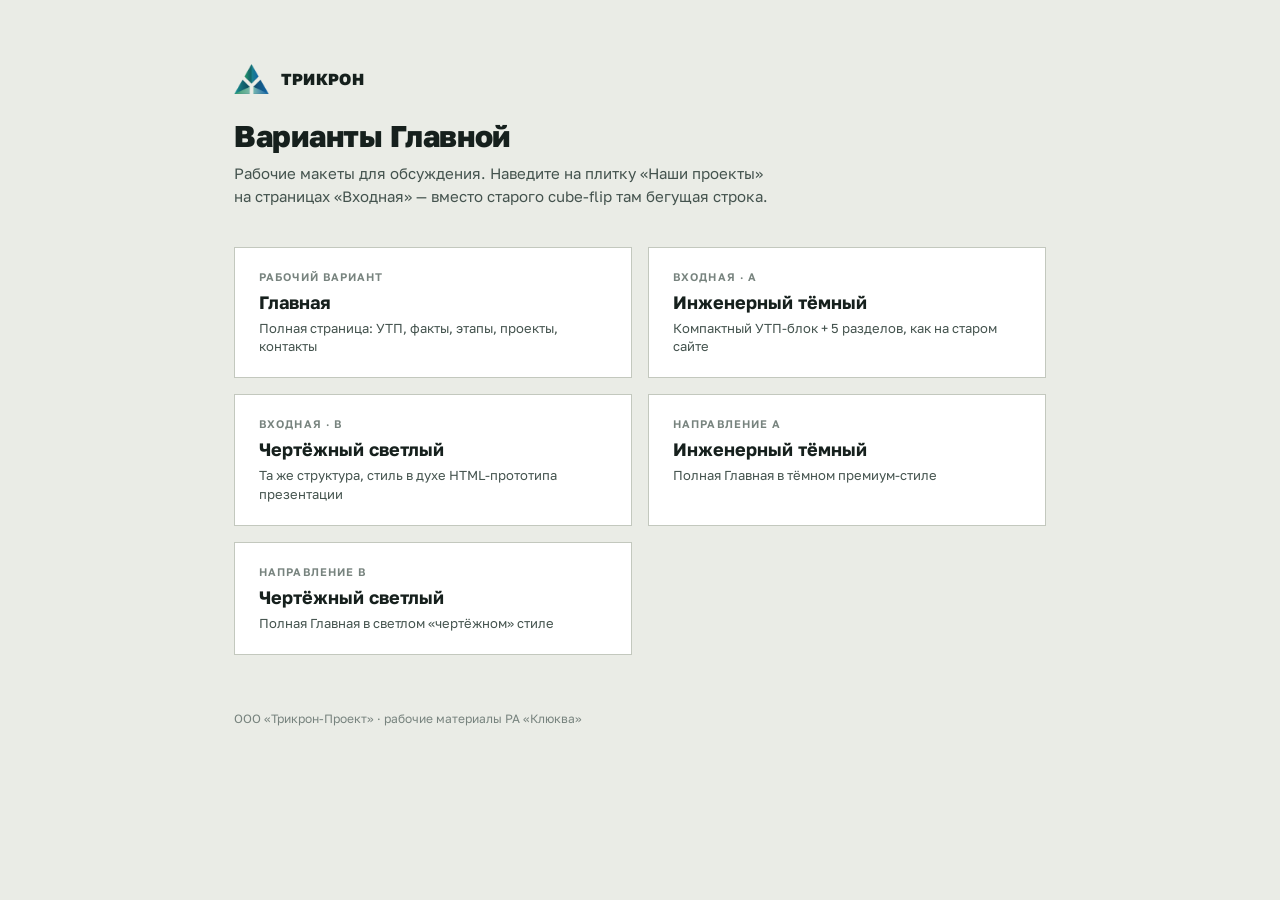
<file: index.html>
<!doctype html>
<html lang="ru">
<head>
<meta charset="utf-8">
<meta name="viewport" content="width=device-width, initial-scale=1">
<title>Трикрон — варианты Главной</title>
<link rel="preconnect" href="https://fonts.googleapis.com">
<link rel="preconnect" href="https://fonts.gstatic.com" crossorigin>
<link href="https://fonts.googleapis.com/css2?family=Golos+Text:wght@400;500;600;700;800&display=swap" rel="stylesheet">
<style>
  *{box-sizing:border-box}
  body{margin:0;font-family:"Golos Text",system-ui,sans-serif;background:#EAECE6;color:#16201D}
  .wrap{max-width:860px;margin:0 auto;padding:64px 24px 80px}
  header{display:flex;align-items:center;gap:12px;margin-bottom:8px}
  img.mark{height:30px}
  h1{font-size:30px;font-weight:800;letter-spacing:-.01em;margin:24px 0 8px}
  p.lead{font-size:15px;color:#44534E;max-width:60ch;line-height:1.5;margin:0 0 40px}
  .grid{display:grid;grid-template-columns:1fr 1fr;gap:16px}
  a.card{display:block;background:#fff;border:1px solid #C3C8BE;padding:22px 24px;text-decoration:none;color:#16201D}
  a.card:hover{border-color:#1B4B8F}
  .card .k{font-size:11px;letter-spacing:.1em;text-transform:uppercase;color:#77837E;font-weight:600}
  .card .t{font-size:18px;font-weight:700;margin-top:8px}
  .card .d{font-size:13px;color:#44534E;margin-top:6px;line-height:1.4}
  footer{margin-top:56px;font-size:12px;color:#77837E}
</style>
</head>
<body>
<div class="wrap">
  <header>
    <img class="mark" src="mark_trikron.png" alt="Трикрон">
    <span style="font-weight:800;font-size:16px;letter-spacing:.02em">ТРИКРОН</span>
  </header>
  <h1>Варианты Главной</h1>
  <p class="lead">Рабочие макеты для обсуждения. Наведите на плитку «Наши проекты» на страницах «Входная» — вместо старого cube-flip там бегущая строка.</p>
  <div class="grid">
    <a class="card" href="main.html">
      <div class="k">Рабочий вариант</div>
      <div class="t">Главная</div>
      <div class="d">Полная страница: УТП, факты, этапы, проекты, контакты</div>
    </a>
    <a class="card" href="entry-a.html">
      <div class="k">Входная · A</div>
      <div class="t">Инженерный тёмный</div>
      <div class="d">Компактный УТП-блок + 5 разделов, как на старом сайте</div>
    </a>
    <a class="card" href="entry-b.html">
      <div class="k">Входная · B</div>
      <div class="t">Чертёжный светлый</div>
      <div class="d">Та же структура, стиль в духе HTML-прототипа презентации</div>
    </a>
    <a class="card" href="direction-a.html">
      <div class="k">Направление A</div>
      <div class="t">Инженерный тёмный</div>
      <div class="d">Полная Главная в тёмном премиум-стиле</div>
    </a>
    <a class="card" href="direction-b.html">
      <div class="k">Направление B</div>
      <div class="t">Чертёжный светлый</div>
      <div class="d">Полная Главная в светлом «чертёжном» стиле</div>
    </a>
  </div>
  <footer>ООО «Трикрон-Проект» · рабочие материалы РА «Клюква»</footer>
</div>
</body>
</html>
</file>
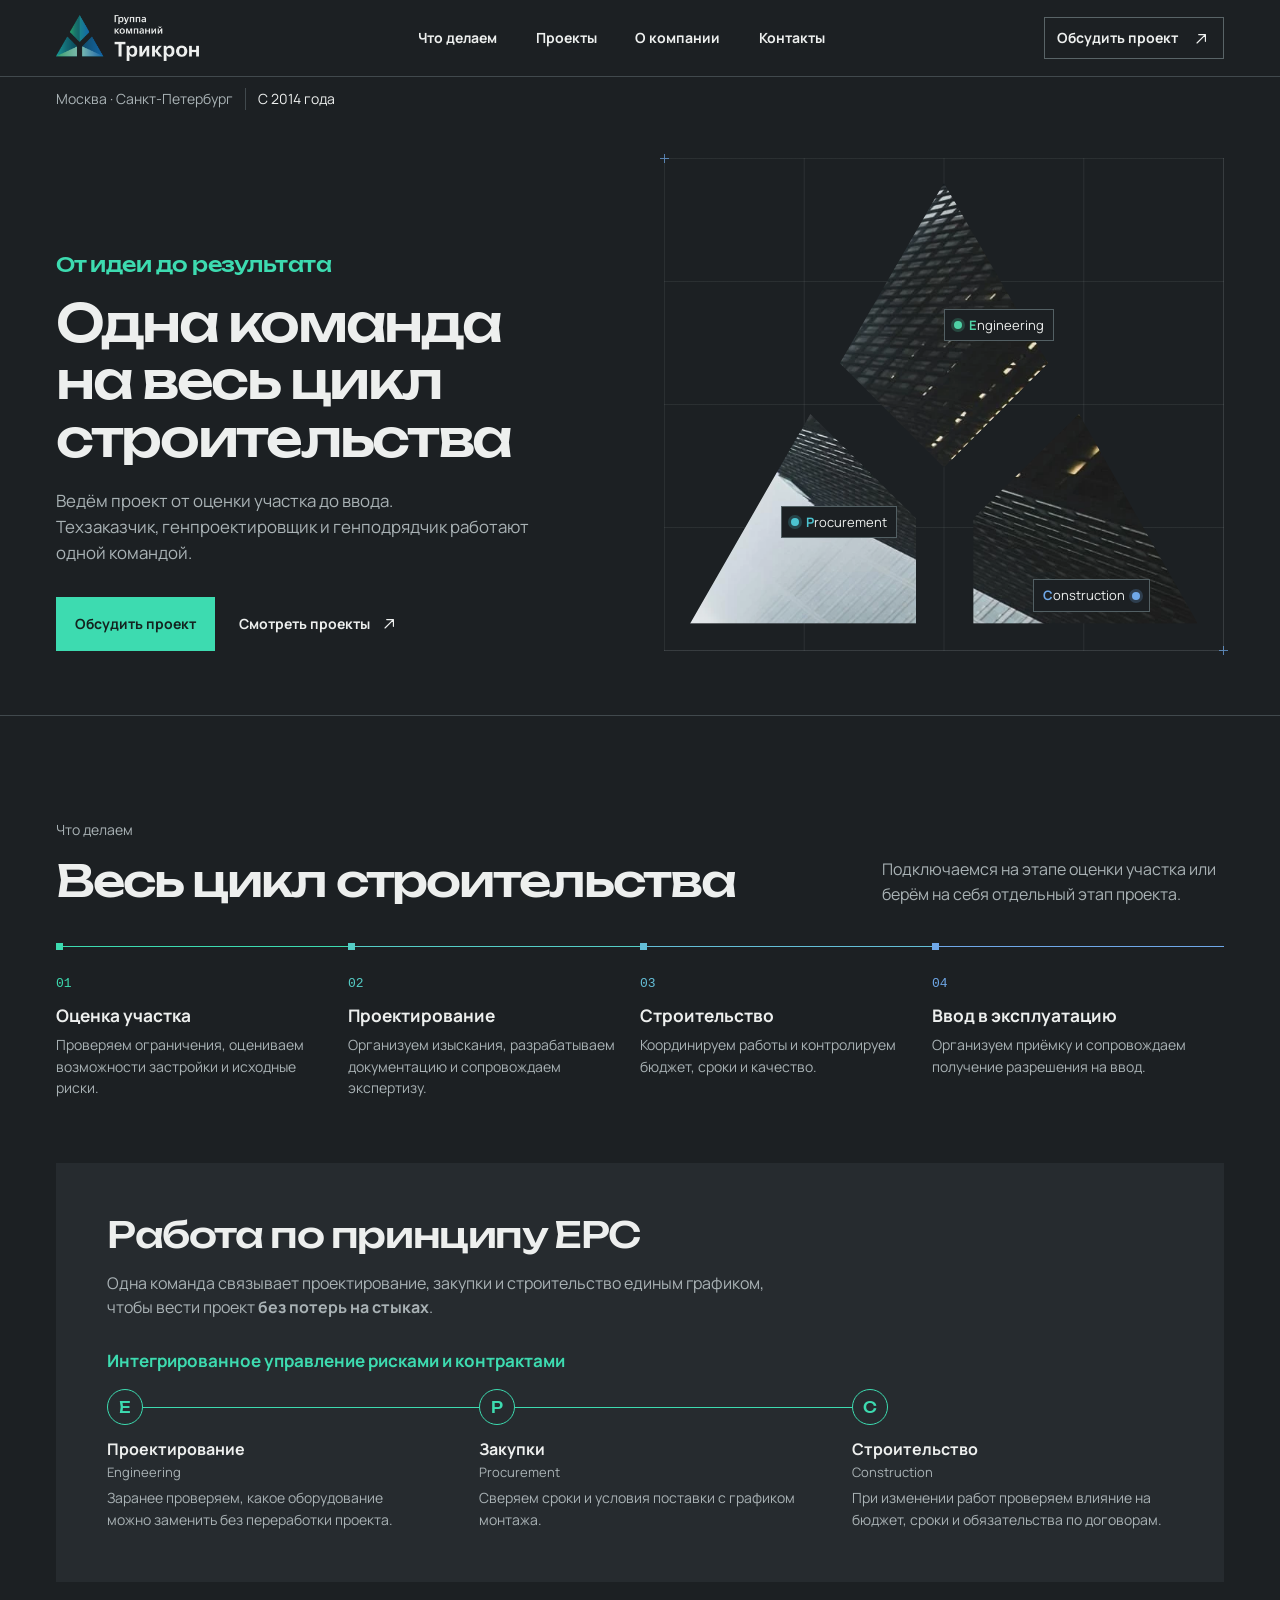
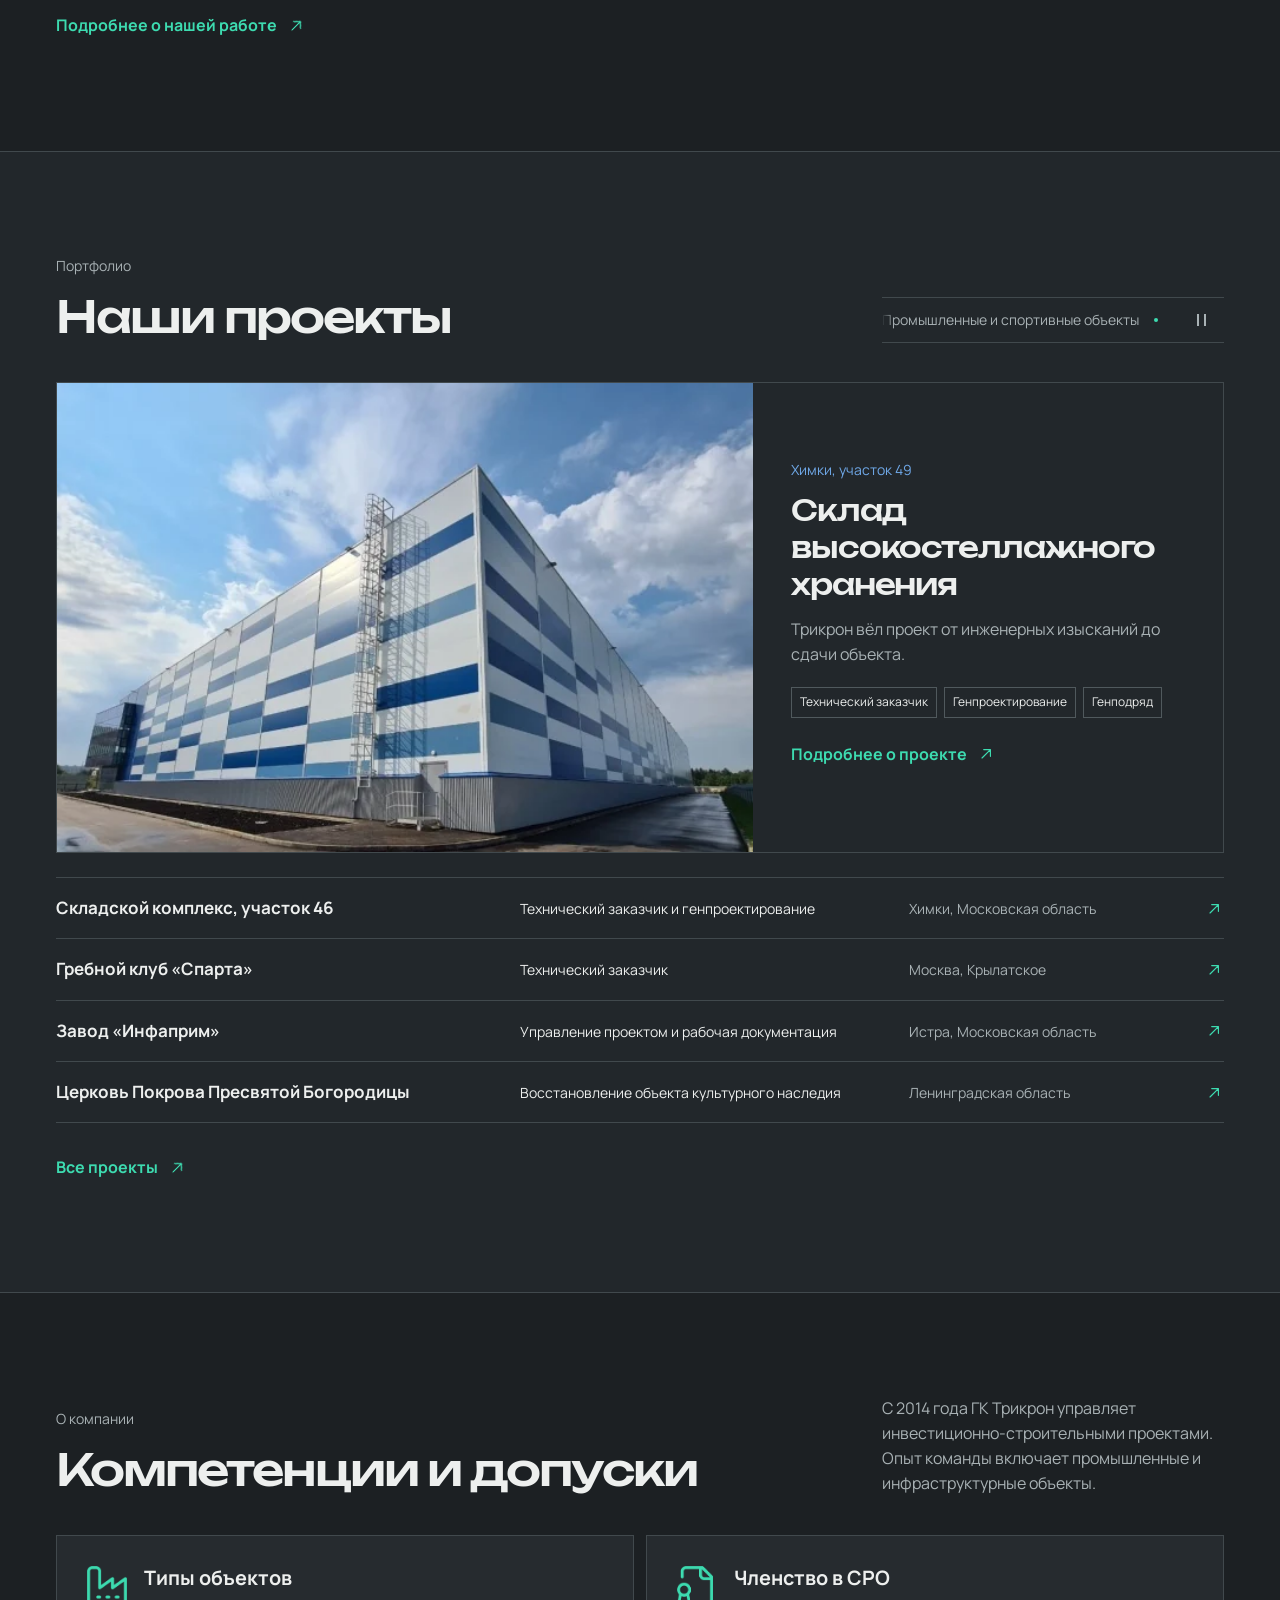
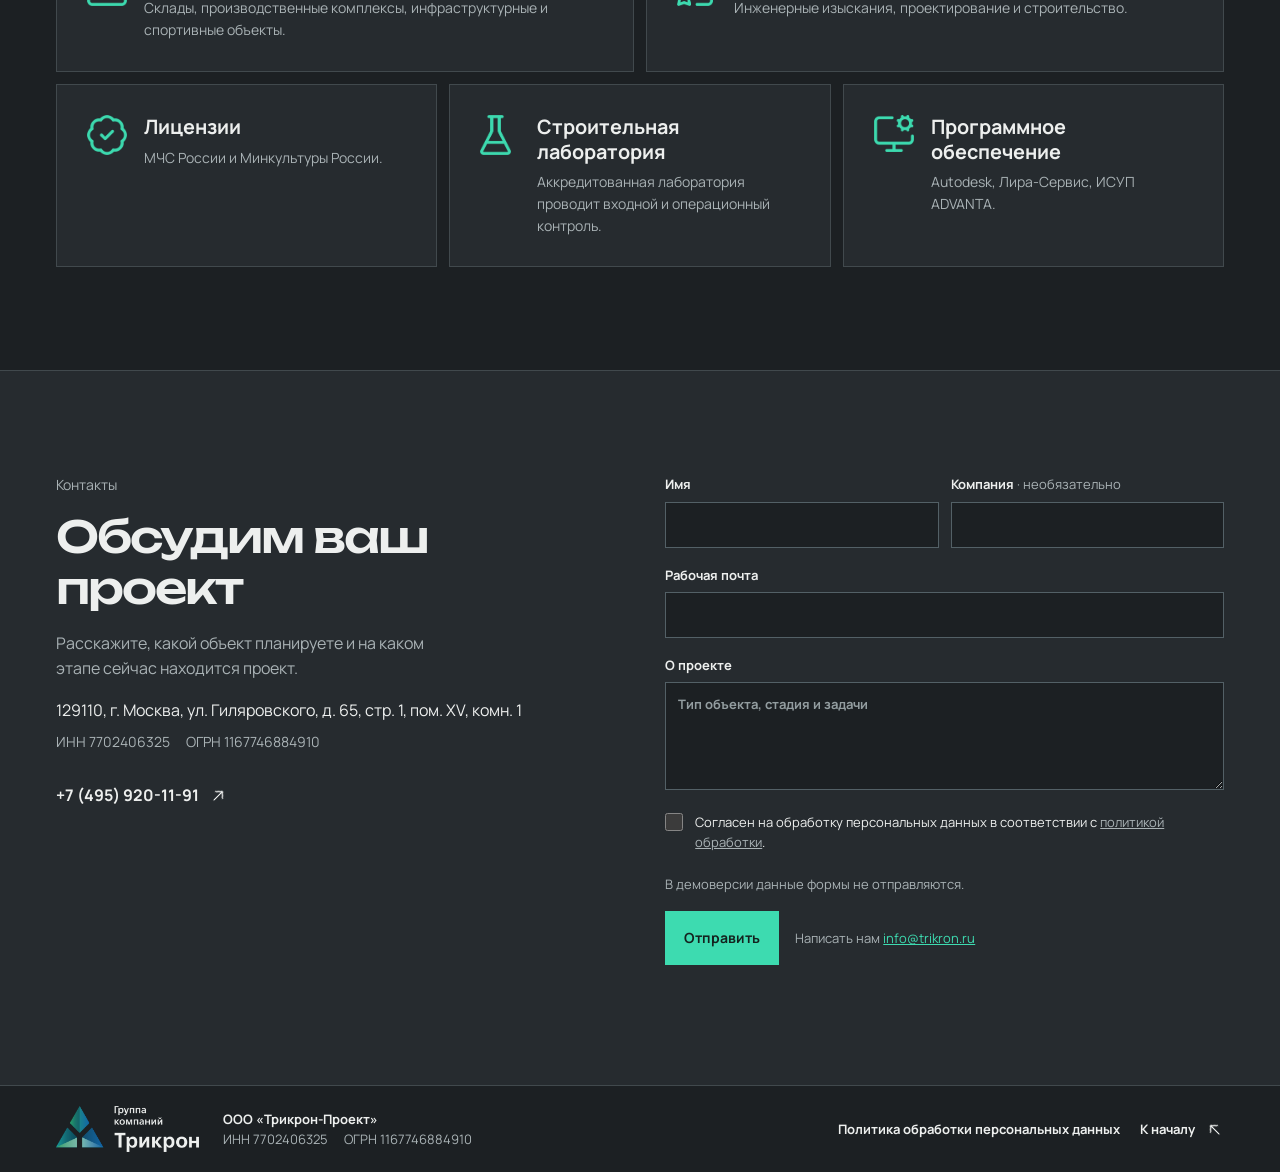
<file: prototype/index.html>
<!doctype html>
<html lang="ru">
<head>
  <meta charset="utf-8">
  <meta name="robots" content="noindex, nofollow">
  <meta name="viewport" content="width=device-width, initial-scale=1">
  <meta name="theme-color" content="#1c2023">
  <meta name="description" content="ГК Трикрон ведёт инвестиционно-строительные проекты от оценки участка до ввода в эксплуатацию. Технический заказчик, генеральный проектировщик и генеральный подрядчик.">
  <title>ГК Трикрон — управление проектами в строительстве</title>
  <link rel="stylesheet" href="assets/arrows.css">
  <link rel="stylesheet" href="assets/epc.css">
  <style>
    @font-face{font-family:Manrope;src:url(assets/Manrope-Regular.woff2) format("woff2");font-display:swap}
    @font-face{font-family:Manrope;src:url(assets/Manrope-Bold.woff2) format("woff2");font-weight:700;font-display:swap}
    @font-face{font-family:Unbounded;src:url(assets/Unbounded-Medium.woff2) format("woff2");font-weight:500;font-display:swap}
    :root{
      color-scheme:dark;--bg:#1c2023;--panel:#262b2f;--ink:#edefee;--muted:#a9b2b5;
      --line:#41494d;--mint:#3ddbb0;--blue:#6fa8e8;--page:min(100% - 112px, 1328px);
      --display:Unbounded,Manrope,sans-serif;--mono:Consolas,"Courier New",monospace;
    }
    *,*::before,*::after{box-sizing:border-box}
    html{scroll-behavior:smooth;scroll-padding-top:90px}
    body{margin:0;background:var(--bg);color:var(--ink);font:16px/1.55 Manrope,sans-serif}
    a{color:inherit;text-decoration:none}
    img{display:block;max-width:100%}
    button,input,textarea{font:inherit}
    button{cursor:pointer}
    :focus-visible{outline:2px solid var(--mint);outline-offset:5px}
    ::selection{background:var(--mint);color:var(--bg)}
    [hidden]{display:none!important}
    h1,h2,h3,p,figure{margin:0}
    h1,h2{font:500 1em/1.13 var(--display);letter-spacing:-.045em}
    .wrap{width:var(--page);margin-inline:auto}
    .skip{position:fixed;z-index:10;top:8px;left:8px;transform:translateY(-160%);background:var(--mint);color:var(--bg);padding:12px}
    .skip:focus{transform:none}
    .section-id{font-size:14px;color:var(--muted)}
    .site-header{position:sticky;top:0;z-index:5;background:var(--bg);border-bottom:1px solid var(--line)}
    .header-inner{position:relative;min-height:76px;display:flex;align-items:center;justify-content:space-between;gap:25px}
    .logo{display:inline-flex;min-height:44px;align-items:center}
    .logo img{width:143px;height:auto}
    .nav{display:flex;align-items:center;gap:clamp(20px,3vw,46px);font-size:14px;font-weight:700}
    .nav a,.text-link{display:inline-flex;align-items:center;min-height:44px;gap:10px;transition:color .2s}
    .nav a:hover,.text-link:hover,.footer a:hover{color:var(--mint)}
    .button{display:inline-flex;justify-content:center;align-items:center;min-height:54px;padding:12px 18px;border:1px solid transparent;background:var(--mint);color:#14231f;font-size:14px;font-weight:700;transition:background .2s,color .2s}
    .button:hover{background:#8aefd3}
    .button-outline{border-color:#596467;background:transparent;color:var(--ink);min-height:42px;padding:9px 12px;gap:14px}
    .button-outline:hover{border-color:var(--mint);color:var(--mint);background:transparent}
    .menu-toggle{display:none}
    .hero{border-bottom:1px solid var(--line)}
    .hero-inner{display:grid;grid-template-columns:minmax(0,.93fr) minmax(0,1.07fr);align-items:end;gap:clamp(25px,4vw,64px);padding-block:clamp(18px,4vw,48px) clamp(44px,5vw,76px)}
    .hero-slogan{color:var(--mint);font:500 clamp(15px,1.6vw,22px)/1.4 var(--display);letter-spacing:-.025em}
    .hero h1{font-size:clamp(32px,4vw,62px);margin:15px 0 20px;text-wrap:balance}
    .hero-lead{font-size:clamp(16px,1.32vw,20px);max-width:485px;color:var(--muted)}
    .hero-actions{display:flex;align-items:center;flex-wrap:wrap;gap:12px 24px;margin-top:30px}
    .hero-actions .text-link{font-size:14px;font-weight:700}
    .hero-location{display:flex;align-items:center;flex-wrap:wrap;gap:4px 12px;padding-top:11px;color:var(--muted);font-size:14px}
    .hero-since{padding-left:12px;border-left:1px solid var(--line);color:var(--ink)}
    .hero-art{
      --grid:rgba(169,178,181,.10);
      position:relative;width:100%;max-width:560px;justify-self:end;padding:clamp(14px,2vw,28px);
      border-right:1px solid var(--grid);border-bottom:1px solid var(--grid);
      background-image:linear-gradient(to right,var(--grid) 1px,transparent 1px),linear-gradient(to bottom,var(--grid) 1px,transparent 1px);
      background-size:25% 100%,100% 25%;
    }
    .hero-art::before,.hero-art::after{content:"";position:absolute;width:9px;height:9px;background:linear-gradient(var(--blue),var(--blue)) center/1px 9px no-repeat,linear-gradient(var(--blue),var(--blue)) center/9px 1px no-repeat;opacity:.7}
    .hero-art::before{top:-4px;left:-4px}
    .hero-art::after{bottom:-5px;right:-5px}
    .hero-art svg{display:block;width:100%;height:auto}
    .hero-scan{display:none}
    .epc-hotspot{position:absolute;z-index:1;top:var(--y);left:var(--x);transform:translateY(-50%);color:var(--ink)}
    .epc-hotspot[open]{z-index:2}
    .epc-hotspot-e{--x:50%;--y:34%;--dot:var(--epc-e)}
    .epc-hotspot-p{--x:21%;--y:74%;--dot:var(--epc-p);--drift-delay:-1.2s}
    .epc-hotspot-c{--y:89%;--dot:var(--epc-c);--drift-delay:-2.4s;left:auto;right:13%}
    .epc-hotspot summary{display:flex;align-items:center;min-height:44px;list-style:none;cursor:pointer}
    .epc-hotspot summary::-webkit-details-marker{display:none}
    .hotspot-chip{display:flex;align-items:center;gap:7px;padding:5px 9px;border:1px solid #536064;background:#1c2023;font-size:13px;font-weight:400;white-space:nowrap;transform:translate(var(--magnet-x,0px),var(--magnet-y,0px));transition:transform .2s ease,border-color .2s ease}
    .epc-hotspot-c .hotspot-chip{flex-direction:row-reverse}
    .hotspot-letter{color:var(--dot);font-weight:700}
    .epc-hotspot[open] .hotspot-chip,.epc-hotspot summary:hover .hotspot-chip{border-color:var(--dot)}
    .hotspot-dot{width:8px;height:8px;border-radius:50%;background:var(--dot);box-shadow:0 0 0 3px color-mix(in srgb,var(--dot) 22%,transparent)}
    .hotspot-link{position:absolute;top:100%;left:0;display:inline-flex;align-items:center;gap:8px;min-height:44px;padding:6px 10px;border:1px solid var(--line);background:var(--panel);color:var(--dot);font-size:13px;font-weight:700;white-space:nowrap}
    .epc-hotspot-c .hotspot-link{right:0;left:auto}
    .section{padding-block:103px}
    .section-head{display:grid;grid-template-columns:1fr .43fr;gap:30px;align-items:end;margin-bottom:39px}
    .section-head h2,.contact h2{font-size:clamp(30px,3.55vw,54px);margin-top:15px}
    .section-head p,.contact p{color:var(--muted);font-size:16px;max-width:40ch}
    .stages{--trace-step:650ms;display:grid;grid-template-columns:repeat(4,minmax(0,1fr));padding:0;margin:0;list-style:none}
    .stages li{position:relative;padding:22px 18px 0 0;border-top:1px solid var(--line)}
    .stages li::before{content:"";position:absolute;top:-4px;left:0;width:7px;height:7px;background:var(--stage)}
    .stages li:nth-child(1){--stage:#3ddbb0}
    .stages li:nth-child(2){--stage:#55cdc6}
    .stages li:nth-child(3){--stage:#64bed7}
    .stages li:nth-child(4){--stage:#6fa8e8}
    .stage-num{font:13px var(--mono);color:var(--stage)}
    .stages h3{font-size:clamp(15px,1.35vw,19px);margin:12px 0 7px;line-height:1.25}
    .stages p{font-size:14px;color:var(--muted);max-width:30ch}
    .stages li::after{content:"";position:absolute;top:-1px;left:0;width:100%;height:1px;background:var(--stage);transform-origin:left}
    .stages li:nth-child(2){--trace-delay:var(--trace-step)}
    .stages li:nth-child(3){--trace-delay:calc(2 * var(--trace-step))}
    .epc{margin-top:64px;padding:clamp(22px,4vw,52px);background:var(--panel)}
    .epc h3{font:500 clamp(22px,2.8vw,40px)/1.18 var(--display);letter-spacing:-.04em;margin-bottom:14px}
    .epc p{color:var(--muted)}
    .epc-intro{max-width:66ch}
    .epc-governance-title{margin:30px 0 16px;color:var(--mint);font-size:17px;line-height:1.35}
    .epc-flow{--flow-gap:clamp(18px,4vw,52px);--marker-size:36px;display:grid;grid-template-columns:repeat(3,minmax(0,1fr));gap:var(--flow-gap);margin:0;padding:0;list-style:none}
    .epc-flow li{position:relative}
    .epc-flow li:not(:last-child)::after{content:"";position:absolute;top:calc(var(--marker-size) / 2);left:var(--marker-size);width:calc(100% + var(--flow-gap) - var(--marker-size));height:1px;background:var(--mint)}
    .epc-marker{display:grid;place-items:center;width:var(--marker-size);height:var(--marker-size);border:1px solid var(--mint);border-radius:50%;color:var(--mint);font:500 15px/1 var(--display)}
    .epc-step-title{display:block;margin:12px 0 5px}
    .epc-step-en{display:block;color:var(--muted);font-size:13px;font-weight:400}
    .epc-flow p{margin:0;font-size:14px}
    .services-more{margin-top:22px;color:var(--mint);font-weight:700}
    .projects{background:#22272b;border-block:1px solid var(--line)}
    .project-ticker{display:grid;grid-template-columns:minmax(0,1fr) auto;align-items:center;gap:8px;min-width:0;border-block:1px solid var(--line)}
    .project-ticker-viewport{min-width:0}
    .project-ticker-list{display:flex;flex-wrap:wrap;gap:6px 14px;list-style:none;margin:0;padding:9px 0;color:var(--muted);font-size:14px}
    .project-ticker-copy,.project-ticker-toggle{display:none}
    @media(prefers-reduced-motion:no-preference){
      .project-ticker.is-ready .project-ticker-toggle{display:grid;place-items:center;width:44px;height:44px;padding:0;color:var(--muted);border:0;background:transparent}
      .project-ticker-toggle:hover{color:var(--ink)}
      .project-ticker-toggle::before{content:"";width:9px;height:12px;border-inline:2px solid currentColor}
      .project-ticker-toggle[aria-pressed="true"]::before{width:0;height:0;border:6px solid transparent;border-right:0;border-left:9px solid currentColor}
      .project-ticker.is-ready:not(.is-paused) .project-ticker-viewport{overflow:hidden;mask-image:linear-gradient(to right,transparent,#000 12px,#000 calc(100% - 12px),transparent)}
      .project-ticker.is-ready:not(.is-paused) .project-ticker-track{display:flex;width:max-content;animation:project-ticker 28s linear infinite}
      .project-ticker.is-ready:not(.is-paused) .project-ticker-list{display:flex;flex-wrap:nowrap;gap:0;white-space:nowrap}
      .project-ticker.is-ready:not(.is-paused) .project-ticker-list li{display:flex;align-items:center}
      .project-ticker.is-ready:not(.is-paused) .project-ticker-list li::after{content:"";width:4px;height:4px;margin-inline:15px;border-radius:50%;background:var(--mint)}
    }
    @keyframes project-ticker{to{transform:translateX(-50%)}}
    .featured{position:relative;display:grid;grid-template-columns:1.48fr 1fr;border:1px solid var(--line)}
    .featured:has(a:hover){border-color:var(--mint)}
    .featured-image{width:100%;height:100%;min-height:315px;object-fit:cover;object-position:center 53%}
    .featured-copy{padding:clamp(20px,3vw,46px);display:flex;flex-direction:column;justify-content:center}
    .featured-copy .section-id{color:var(--blue)}
    .featured-copy h3{font:500 clamp(21px,2.3vw,34px)/1.25 var(--display);letter-spacing:-.04em;margin:12px 0 14px}
    .featured-copy p{color:var(--muted)}
    .featured-copy .text-link,.projects-all{color:var(--mint);font-weight:700}
    .featured-copy .text-link{align-self:flex-start;margin-top:14px}
    .featured-copy .text-link::after{content:"";position:absolute;inset:0}
    .role-list{display:flex;flex-wrap:wrap;gap:7px;padding:0;margin:21px 0 0;list-style:none}
    .role-list li{padding:5px 8px;border:1px solid #50595d;font-size:12px}
    .project-list{margin:24px 0 0;padding:0;list-style:none;border-top:1px solid var(--line)}
    .project-list li{border-bottom:1px solid var(--line)}
    .project-list a{display:grid;grid-template-columns:1.2fr 1fr .75fr auto;align-items:baseline;gap:16px;padding:17px 0}
    .project-list a:hover strong,.project-list a:focus-visible strong,.project-list .arrow{color:var(--mint)}
    .project-list .arrow{align-self:center}
    .projects-all{margin-top:22px}
    .project-list strong{font-size:17px}
    .project-list .project-role,.project-list .location{font-size:14px}
    .project-list .location{color:var(--muted)}
    .competence-grid{display:grid;grid-template-columns:repeat(6,minmax(0,1fr));gap:12px;list-style:none;margin:0;padding:0}
    .competence-card{grid-column:span 2;display:grid;grid-template-columns:40px minmax(0,1fr);align-items:start;gap:13px 17px;padding:clamp(16px,2.5vw,30px);border:1px solid var(--line);background:var(--panel)}
    .competence-card:nth-child(-n+2){grid-column:span 3}
    .competence-card img{width:100%;height:40px;object-fit:contain;object-position:left top}
    .competence-card h3{font-size:clamp(17px,1.55vw,22px);line-height:1.25}
    .competence-card p{margin-top:7px;color:var(--muted);font-size:14px}
    .contact{background:var(--panel);border-top:1px solid var(--line)}
    .contact-inner{display:grid;grid-template-columns:.93fr 1fr;gap:clamp(28px,7vw,104px)}
    .contact h2{margin-bottom:17px}
    .contact-links{display:grid;justify-items:start;gap:0;margin-top:21px;font-weight:700}
    .contact-links a{min-height:44px}
    .company-address{font-style:normal}
    .contact .company-address{margin-top:18px;color:var(--ink)}
    .company-ids{display:flex;flex-wrap:wrap;gap:2px 16px}
    .contact .company-ids{margin-top:8px;font-size:14px}
    form{display:grid;grid-template-columns:1fr 1fr;gap:17px 12px;align-content:start}
    form label{display:grid;gap:7px;font-size:13px;font-weight:700;min-width:0}
    .wide{grid-column:1/-1}
    input,textarea{color:var(--ink);background:var(--bg);border:1px solid #536066;border-radius:0;min-width:0;width:100%;padding:11px 12px}
    input{min-height:46px}
    textarea{resize:vertical;min-height:108px}
    input::placeholder,textarea::placeholder{color:#939da0}
    .form-optional{color:var(--muted);font-weight:400}
    .form-consent{position:relative;display:flex;align-items:flex-start;gap:12px;padding-block:5px;font-size:13px}
    .form-consent label{display:inline;font-weight:400;cursor:pointer}
    .form-consent label::before{content:"";position:absolute;inset:0 auto 0 0;width:30px}
    .form-consent input{position:relative;z-index:1;flex:none;width:18px;height:18px;min-height:0;margin:1px 0 0;accent-color:var(--mint)}
    .form-consent a{color:var(--muted);text-decoration:underline}
    .form-consent a:hover{color:var(--mint)}
    .form-actions{display:flex;align-items:center;flex-wrap:wrap;gap:10px 16px}
    .contact .form-email,.contact .form-result{font-size:13px;max-width:none}
    .form-email a{color:var(--mint);text-decoration:underline}
    .form-actions button:disabled{opacity:.65;cursor:wait}
    .form-result{color:var(--ink);border-left:2px solid var(--mint);padding-left:12px}
    .footer{border-top:1px solid var(--line)}
    .footer-inner{display:flex;flex-wrap:wrap;justify-content:space-between;align-items:center;gap:16px 24px;padding-block:20px}
    .footer-company{flex:1 1 250px;color:var(--muted);font-size:13px}
    .footer-company strong{color:var(--ink)}
    .footer-nav{display:flex;flex-wrap:wrap;align-items:center;gap:4px 20px}
    .footer .text-link{font-size:13px;font-weight:700}
    @media(max-width:1100px){
      :root{--page:calc(100% - 72px)}
      .section{padding-block:78px}
    }
    @media(max-width:850px){
      :root{--page:calc(100% - 48px)}
      .nav{gap:17px}
      .header-inner{gap:13px}
      .header-action{display:none}
      .hero-inner{padding-block:18px 39px}
      #services .section-head{grid-template-columns:minmax(0,1fr);gap:14px}
      #services .section-head p{max-width:60ch}
      .stages{grid-template-columns:minmax(0,1fr);margin-left:4px}
      .stages li{display:grid;grid-template-columns:25px minmax(0,1fr);column-gap:10px;padding:0 0 25px 15px;border-top:0;border-left:1px solid var(--line)}
      .stages li:last-child{padding-bottom:0;border-left-color:transparent}
      .stages li::before{top:5px;left:-4px}
      .stages li::after{top:8px;left:-1px;width:1px;height:100%;transform-origin:top}
      .stages li:last-child::after{display:none}
      .stages h3{margin:0 0 6px;font-size:17px}
      .stages p{grid-column:2;max-width:54ch}
      .stage-num{line-height:20px}
    }
    @media(max-width:660px){
      :root{--page:calc(100% - 36px)}
      html{scroll-padding-top:76px}
      .header-inner{min-height:65px}
      .logo img{width:128px}
      .menu-toggle{display:inline-flex;align-items:center;gap:8px;padding:8px 11px;min-height:44px;color:var(--ink);background:transparent;border:1px solid var(--line);font-size:14px;font-weight:700}
      .js .nav{display:none}
      .js .nav.is-open{display:flex;position:absolute;flex-direction:column;align-items:stretch;gap:0;top:100%;right:0;min-width:210px;border:1px solid var(--line);padding:5px 14px;background:var(--bg)}
      .nav a{justify-content:space-between}
      .nav{flex-wrap:wrap;gap:3px 14px}
      .hero-inner{display:block;padding-block:16px 12px}
      .hero h1{font-size:clamp(28px,8vw,43px);margin:12px 0 14px;text-wrap:wrap}
      .hero-actions{margin-top:19px;gap:5px 16px}
      .hero-art{width:min(100%,310px);margin:20px auto 0}
      .epc-hotspot-e{--x:44%}
      .epc-hotspot-p{--x:11%}
      .epc-hotspot-c{right:9%}
      .hotspot-chip{gap:5px;padding:4px 6px;font-size:11px}
      .hotspot-dot{width:7px;height:7px}
      .section{padding-block:58px}
      .section-head,.contact-inner{grid-template-columns:1fr;gap:17px}
      .section-head{margin-bottom:25px}
      .epc{margin-top:36px}
      .epc-flow{--flow-gap:18px;grid-template-columns:1fr}
      .epc-flow li{padding-left:calc(var(--marker-size) + 12px)}
      .epc-flow li:not(:last-child)::after{top:var(--marker-size);left:calc(var(--marker-size) / 2);width:1px;height:calc(100% + var(--flow-gap) - var(--marker-size))}
      .epc-marker{position:absolute;top:0;left:0}
      .epc-step-title{margin-top:0}
      .featured{grid-template-columns:minmax(0,1fr)}
      .featured-copy h3{font-size:clamp(18px,5.4vw,21px);overflow-wrap:anywhere}
      .featured-image{min-height:0;aspect-ratio:1.68}
      .project-list a{grid-template-columns:1fr auto;gap:3px 12px}
      .project-list a :is(.project-role,.location){grid-column:1}
      .project-list .arrow{grid-column:2;grid-row:1/4}
      .competence-grid{grid-template-columns:1fr}
      .competence-card,.competence-card:nth-child(-n+2){grid-column:auto;grid-template-columns:32px minmax(0,1fr)}
      .competence-card img{height:32px}
      .contact-inner{gap:26px}
      .footer-inner{flex-wrap:wrap;padding-block:15px}
    }
    @media(max-width:480px){
      .form-actions .button{width:100%}
      .form-email{width:100%}
    }
    @media(max-width:375px){.hero-art{max-width:245px}form{grid-template-columns:1fr}.footer-inner{gap:6px 12px}}
    @media(prefers-reduced-motion:no-preference){
      .hero-art.is-revealing .hero-photo{animation:photo-reveal 800ms ease-out both}
      .hero-art.is-revealing .hero-scan{display:block;position:absolute;inset:0;pointer-events:none;animation:scan-travel 800ms ease-out both}
      .hero-scan::before{content:"";position:absolute;left:0;right:0;top:0;height:1px;background:var(--blue)}
      .stages.trace-ready li::after{transform:scale(0)}
      .stages.is-tracing li:not(:last-child)::after{animation:trace-stage var(--trace-step) linear var(--trace-delay,0ms) both}
    }
    @media(min-width:851px) and (prefers-reduced-motion:no-preference){
      .stages.is-tracing li:last-child::after{animation:trace-stage 250ms ease-out calc(3 * var(--trace-step)) both}
    }
    @media(max-width:660px) and (prefers-reduced-motion:no-preference){
      .epc-hotspot:not([open]) summary:not(:focus-visible) .hotspot-chip{animation:hotspot-drift 3.8s ease-in-out var(--drift-delay,0s) infinite alternate}
    }
    @keyframes photo-reveal{from{clip-path:inset(0 0 100%)}to{clip-path:inset(0)}}
    @keyframes scan-travel{0%{transform:translateY(0);opacity:0}13%{opacity:.68}78%{opacity:.55}100%{transform:translateY(100%);opacity:0}}
    @keyframes trace-stage{from{transform:scale(0)}to{transform:scale(1)}}
    @keyframes hotspot-drift{from{translate:0 -2px}to{translate:0 2px}}
    @media(prefers-reduced-motion:reduce){
      *,*::before,*::after{scroll-behavior:auto!important;transition:none!important}
    }
  </style>
</head>
<body id="top">
  <a class="skip" href="#main">К содержанию</a>
  <header class="site-header">
    <div class="wrap header-inner">
      <a class="logo" href="#top" aria-label="ГК Трикрон, начало страницы"><img src="assets/logo.webp" alt=""></a>
      <button type="button" class="menu-toggle" aria-expanded="false" aria-controls="site-nav" hidden>Меню <span aria-hidden="true">☰</span></button>
      <nav class="nav" id="site-nav" aria-label="Разделы сайта">
        <a href="services/index.html">Что делаем</a>
        <a href="projects/index.html">Проекты</a>
        <a href="#about">О компании</a>
        <a href="#contact">Контакты</a>
      </nav>
      <a class="button button-outline header-action" href="#contact">Обсудить проект <span class="arrow" aria-hidden="true"></span></a>
    </div>
  </header>
  <main id="main" tabindex="-1">
    <section class="hero" aria-labelledby="hero-title">
      <p class="wrap hero-location"><span>Москва · Санкт-Петербург</span><span class="hero-since">С 2014 года</span></p>
      <div class="wrap hero-inner">
        <div class="hero-copy">
          <p class="hero-slogan">От идеи до результата</p>
          <h1 id="hero-title">Одна команда на весь цикл строительства</h1>
          <p class="hero-lead">Ведём проект от оценки участка до ввода.<br>Техзаказчик, генпроектировщик и генподрядчик работают одной командой.</p>
          <div class="hero-actions">
            <a class="button" href="#contact">Обсудить проект</a>
            <a class="text-link" href="projects/index.html">Смотреть проекты <span class="arrow" aria-hidden="true"></span></a>
          </div>
        </div>
        <div class="hero-art">
          <svg viewBox="0 0 1000 868" role="img" aria-labelledby="hero-art-title" xmlns="http://www.w3.org/2000/svg">
            <title id="hero-art-title">Архитектурная фотография в гранях знака Трикрона</title>
            <defs>
              <clipPath id="cover-mark">
                <path d="M500 0 705 355 500 560 295 355Z M0 868 237 455 445 660V868Z M558 660 766 455 1000 868H558Z"/>
              </clipPath>
            </defs>
            <g clip-path="url(#cover-mark)">
              <image class="hero-photo" href="assets/cover-architecture.webp" x="0" y="0" width="1000" height="868" preserveAspectRatio="none"/>
            </g>
          </svg>
          <span class="hero-scan" aria-hidden="true"></span>
          <details class="epc-hotspot epc-hotspot-e" name="epc-hotspots">
            <summary><span class="hotspot-chip"><span class="hotspot-dot" aria-hidden="true"></span><span lang="en"><b class="hotspot-letter">E</b>ngineering</span></span></summary>
            <a class="hotspot-link" href="services/index.html#stage-design" aria-label="Подробнее о проектировании">Подробнее <span class="arrow" aria-hidden="true"></span></a>
          </details>
          <details class="epc-hotspot epc-hotspot-p" name="epc-hotspots">
            <summary><span class="hotspot-chip"><span class="hotspot-dot" aria-hidden="true"></span><span lang="en"><b class="hotspot-letter">P</b>rocurement</span></span></summary>
            <a class="hotspot-link" href="services/index.html#stage-procurement" aria-label="Подробнее о закупках">Подробнее <span class="arrow" aria-hidden="true"></span></a>
          </details>
          <details class="epc-hotspot epc-hotspot-c" name="epc-hotspots">
            <summary><span class="hotspot-chip"><span class="hotspot-dot" aria-hidden="true"></span><span lang="en"><b class="hotspot-letter">C</b>onstruction</span></span></summary>
            <a class="hotspot-link" href="services/index.html#stage-build" aria-label="Подробнее о строительстве">Подробнее <span class="arrow" aria-hidden="true"></span></a>
          </details>
        </div>
      </div>
    </section>
    <section class="section wrap" id="services" aria-labelledby="services-title">
      <div class="section-head">
        <div><div class="section-id">Что делаем</div><h2 id="services-title">Весь цикл строительства</h2></div>
        <p>Подключаемся на этапе оценки участка или берём на себя отдельный этап проекта.</p>
      </div>
      <ol class="stages">
        <li><span class="stage-num">01</span><h3>Оценка участка</h3><p>Проверяем ограничения, оцениваем возможности застройки и исходные риски.</p></li>
        <li><span class="stage-num">02</span><h3>Проектирование</h3><p>Организуем изыскания, разрабатываем документацию и сопровождаем экспертизу.</p></li>
        <li><span class="stage-num">03</span><h3>Строительство</h3><p>Координируем работы и контролируем бюджет, сроки и качество.</p></li>
        <li><span class="stage-num">04</span><h3>Ввод в эксплуатацию</h3><p>Организуем приёмку и сопровождаем получение разрешения на ввод.</p></li>
      </ol>
      <section class="epc" id="epc" aria-labelledby="epc-title">
        <h3 id="epc-title">Работа по принципу EPC</h3>
        <p class="epc-intro">Одна команда связывает проектирование, закупки и строительство единым графиком, чтобы вести проект <strong>без потерь на стыках</strong>.</p>
        <h4 class="epc-governance-title" id="epc-governance-title">Интегрированное управление рисками и контрактами</h4>
        <ol class="epc-flow" role="list" aria-labelledby="epc-governance-title">
          <li>
            <span class="epc-marker" aria-hidden="true">E</span>
            <div class="epc-step-title"><strong>Проектирование</strong><span class="epc-step-en" lang="en">Engineering</span></div>
            <p>Заранее проверяем, какое оборудование можно заменить без переработки проекта.</p>
          </li>
          <li>
            <span class="epc-marker" aria-hidden="true">P</span>
            <div class="epc-step-title"><strong>Закупки</strong><span class="epc-step-en" lang="en">Procurement</span></div>
            <p>Сверяем сроки и условия поставки с графиком монтажа.</p>
          </li>
          <li>
            <span class="epc-marker" aria-hidden="true">C</span>
            <div class="epc-step-title"><strong>Строительство</strong><span class="epc-step-en" lang="en">Construction</span></div>
            <p>При изменении работ проверяем влияние на бюджет, сроки и обязательства по договорам.</p>
          </li>
        </ol>
      </section>
      <a class="text-link services-more" href="services/index.html">Подробнее о нашей работе <span class="arrow" aria-hidden="true"></span></a>
    </section>
    <section class="section projects" id="projects" aria-labelledby="projects-title">
      <div class="wrap">
        <div class="section-head">
          <div><div class="section-id">Портфолио</div><h2 id="projects-title">Наши проекты</h2></div>
          <div class="project-ticker">
            <div class="project-ticker-viewport" id="project-directions">
              <div class="project-ticker-track">
                <ul class="project-ticker-list" role="list" aria-label="Направления проектов">
                  <li>Промышленные и спортивные объекты</li>
                  <li>Работы по сохранению культурного наследия</li>
                  <li>Склады</li>
                  <li>Муниципальное обустройство</li>
                  <li>Транспортная инфраструктура</li>
                </ul>
              </div>
            </div>
            <button class="project-ticker-toggle" type="button" aria-label="Пауза бегущей строки" aria-controls="project-directions" aria-pressed="false"></button>
          </div>
        </div>
        <article class="featured" id="warehouse-project" aria-labelledby="warehouse-title">
          <img class="featured-image" src="assets/warehouse.webp" alt="Фасад склада высокостеллажного хранения в Химках" width="1440" height="960" loading="lazy">
          <div class="featured-copy">
            <span class="section-id">Химки, участок 49</span>
            <h3 id="warehouse-title">Склад высокостеллажного хранения</h3>
            <p>Трикрон вёл проект от инженерных изысканий до сдачи объекта.</p>
            <ul class="role-list" aria-label="Роли Трикрона на проекте"><li>Технический заказчик</li><li>Генпроектирование</li><li>Генподряд</li></ul>
            <a class="text-link" href="projects/khimki-49.html">Подробнее о проекте <span class="arrow" aria-hidden="true"></span></a>
          </div>
        </article>
        <ul class="project-list" aria-label="Другие проекты">
          <li><a href="projects/khimki-46.html"><strong>Складской комплекс, участок 46</strong><span class="project-role">Технический заказчик и генпроектирование</span><span class="location">Химки, Московская область</span><span class="arrow" aria-hidden="true"></span></a></li>
          <li><a href="projects/sparta.html"><strong>Гребной клуб «Спарта»</strong><span class="project-role">Технический заказчик</span><span class="location">Москва, Крылатское</span><span class="arrow" aria-hidden="true"></span></a></li>
          <li><a href="projects/infaprim.html"><strong>Завод «Инфаприм»</strong><span class="project-role">Управление проектом и рабочая документация</span><span class="location">Истра, Московская область</span><span class="arrow" aria-hidden="true"></span></a></li>
          <li><a href="projects/pokrov.html"><strong>Церковь Покрова Пресвятой Богородицы</strong><span class="project-role">Восстановление объекта культурного наследия</span><span class="location">Ленинградская область</span><span class="arrow" aria-hidden="true"></span></a></li>
        </ul>
        <a class="text-link projects-all" href="projects/index.html">Все проекты <span class="arrow" aria-hidden="true"></span></a>
      </div>
    </section>
    <section class="section credentials" id="about" aria-labelledby="about-title">
      <div class="wrap">
        <div class="section-head">
          <div>
            <div class="section-id">О компании</div>
            <h2 id="about-title">Компетенции и допуски</h2>
          </div>
          <p>С 2014 года ГК Трикрон управляет инвестиционно-строительными проектами. Опыт команды включает промышленные и инфраструктурные объекты.</p>
        </div>
        <ul class="competence-grid">
          <li class="competence-card">
            <img src="assets/competence-objects.webp" width="96" height="96" alt="" loading="lazy">
            <div><h3>Типы объектов</h3><p>Склады, производственные комплексы, инфраструктурные и спортивные объекты.</p></div>
          </li>
          <li class="competence-card">
            <img src="assets/competence-sro.webp" width="87" height="96" alt="" loading="lazy">
            <div><h3>Членство в СРО</h3><p>Инженерные изыскания, проектирование и строительство.</p></div>
          </li>
          <li class="competence-card">
            <img src="assets/competence-licenses.webp" width="96" height="96" alt="" loading="lazy">
            <div><h3>Лицензии</h3><p>МЧС России и Минкультуры России.</p></div>
          </li>
          <li class="competence-card">
            <img src="assets/competence-lab.webp" width="73" height="96" alt="" loading="lazy">
            <div><h3>Строительная лаборатория</h3><p>Аккредитованная лаборатория проводит входной и операционный контроль.</p></div>
          </li>
          <li class="competence-card">
            <img src="assets/competence-software.webp" width="96" height="90" alt="" loading="lazy">
            <div><h3>Программное обеспечение</h3><p>Autodesk, Лира-Сервис, ИСУП ADVANTA.</p></div>
          </li>
        </ul>
      </div>
    </section>
    <section class="section contact" id="contact" aria-labelledby="contact-title">
      <div class="wrap contact-inner">
        <div>
          <div class="section-id">Контакты</div>
          <h2 id="contact-title">Обсудим ваш проект</h2>
          <p>Расскажите, какой объект планируете и на каком этапе сейчас находится проект.</p>
          <address class="company-address">129110, г. Москва, ул. Гиляровского, д. 65, стр. 1, пом. XV, комн. 1</address>
          <p class="company-ids"><span>ИНН 7702406325</span><span>ОГРН 1167746884910</span></p>
          <div class="contact-links">
            <a class="text-link" href="tel:+74959201191">+7 (495) 920-11-91 <span class="arrow" aria-hidden="true"></span></a>
          </div>
        </div>
        <form id="contact-form" hidden>
          <label>Имя <input name="name" autocomplete="name" required maxlength="100"></label>
          <label><span>Компания <span class="form-optional">· необязательно</span></span><input name="company" autocomplete="organization" maxlength="120"></label>
          <label class="wide">Рабочая почта <input name="email" type="email" autocomplete="email" required maxlength="254"></label>
          <label class="wide">О проекте <textarea name="project" placeholder="Тип объекта, стадия и задачи" required maxlength="1200"></textarea></label>
          <div class="wide form-consent">
            <input type="checkbox" id="consent" name="consent" aria-labelledby="consent-label consent-policy" required>
            <div><label for="consent" id="consent-label">Согласен на обработку персональных данных в соответствии с</label> <a id="consent-policy" href="privacy.html">политикой обработки</a>.</div>
          </div>
          <p class="wide form-email">В демоверсии данные формы не отправляются.</p>
          <div class="wide form-actions">
            <button type="submit" class="button">Отправить</button>
            <p class="form-email">Написать нам <a href="mailto:info@trikron.ru">info@trikron.ru</a></p>
          </div>
          <p class="wide form-result" id="form-result" role="status"></p>
        </form>
      </div>
    </section>
  </main>
  <footer class="footer">
    <div class="wrap footer-inner">
      <a class="logo" href="#top" aria-label="ГК Трикрон, начало страницы"><img src="assets/logo.webp" alt="" loading="lazy"></a>
      <div class="footer-company">
        <strong>ООО «Трикрон-Проект»</strong>
        <p class="company-ids"><span>ИНН 7702406325</span><span>ОГРН 1167746884910</span></p>
      </div>
      <nav class="footer-nav" aria-label="Ссылки в подвале">
        <a class="text-link" href="privacy.html">Политика обработки персональных данных</a>
        <a class="text-link" href="#top">К началу <span class="arrow arrow-back" aria-hidden="true"></span></a>
      </nav>
    </div>
  </footer>
  <script>
    document.documentElement.classList.add('js');
    const menu = document.querySelector('.menu-toggle');
    const nav = document.querySelector('#site-nav');
    menu.hidden = false;
    function setMenu(open) {
      menu.setAttribute('aria-expanded', String(open));
      nav.classList.toggle('is-open', open);
    }
    menu.addEventListener('click', () => setMenu(menu.getAttribute('aria-expanded') === 'false'));
    nav.addEventListener('click', event => {
      if (event.target.closest('a') && menu.getAttribute('aria-expanded') === 'true') {
        setMenu(false);
        menu.focus({preventScroll: true});
      }
    });
    document.addEventListener('keydown', event => {
      if (event.key === 'Escape' && menu.getAttribute('aria-expanded') === 'true') {
        setMenu(false);
        menu.focus();
      }
    });
    matchMedia('(max-width: 660px)').addEventListener('change', () => setMenu(false));

    const magneticPointer = matchMedia('(min-width: 661px) and (hover: hover) and (pointer: fine)');
    const reducedMotion = matchMedia('(prefers-reduced-motion: reduce)');
    const projectTicker = document.querySelector('.project-ticker');
    const tickerTrack = projectTicker.querySelector('.project-ticker-track');
    const tickerCopy = tickerTrack.firstElementChild.cloneNode(true);
    tickerCopy.classList.add('project-ticker-copy');
    tickerCopy.setAttribute('aria-hidden', 'true');
    tickerTrack.append(tickerCopy);
    projectTicker.classList.add('is-ready');
    const tickerToggle = projectTicker.querySelector('.project-ticker-toggle');
    tickerToggle.addEventListener('click', () => {
      const paused = projectTicker.classList.toggle('is-paused');
      tickerToggle.setAttribute('aria-pressed', String(paused));
    });
    for (const hotspot of document.querySelectorAll('.epc-hotspot')) {
      const summary = hotspot.querySelector('summary');
      const chip = summary.querySelector('.hotspot-chip');
      hotspot.addEventListener('pointerenter', event => {
        if (magneticPointer.matches && event.pointerType === 'mouse') hotspot.open = true;
      });
      hotspot.addEventListener('pointerleave', event => {
        chip.style.removeProperty('--magnet-x');
        chip.style.removeProperty('--magnet-y');
        if (magneticPointer.matches && event.pointerType === 'mouse' && !hotspot.contains(document.activeElement)) hotspot.open = false;
      });
      summary.addEventListener('pointermove', event => {
        if (!magneticPointer.matches || reducedMotion.matches || event.pointerType !== 'mouse') return;
        const bounds = summary.getBoundingClientRect();
        chip.style.setProperty('--magnet-x', Math.max(-7, Math.min(7, (event.clientX - bounds.left - bounds.width / 2) * .16)) + 'px');
        chip.style.setProperty('--magnet-y', Math.max(-5, Math.min(5, (event.clientY - bounds.top - bounds.height / 2) * .22)) + 'px');
      });
      summary.addEventListener('click', event => {
        if (magneticPointer.matches && event.pointerType === 'mouse' && hotspot.open) event.preventDefault();
      });
      hotspot.addEventListener('keydown', event => {
        if (event.key === 'Escape' && hotspot.open) {
          hotspot.open = false;
          summary.focus();
        }
      });
    }

    const stages = document.querySelector('.stages');
    if (window.IntersectionObserver && matchMedia('(prefers-reduced-motion: no-preference)').matches) {
      const heroArt = document.querySelector('.hero-art');
      const heroObserver = new IntersectionObserver(([entry]) => {
        if (entry.intersectionRatio >= .6) {
          heroArt.classList.add('is-revealing');
          heroObserver.disconnect();
        }
      }, {threshold: .6});
      heroObserver.observe(heroArt);

      const stageObserver = new IntersectionObserver(entries => {
        if (entries.some(entry => entry.isIntersecting)) {
          stages.classList.add('is-tracing');
          stageObserver.disconnect();
        }
      }, {threshold: .2});
      stages.classList.add('trace-ready');
      stageObserver.observe(stages);
    }

    const form = document.querySelector('#contact-form');
    const result = document.querySelector('#form-result');
    form.hidden = false;
    form.addEventListener('input', () => { result.textContent = ''; });
    form.addEventListener('submit', event => {
      event.preventDefault();
      result.textContent = 'Демонстрация формы завершена. Данные не отправлены.';
    });
  </script>
</body>
</html>
</file>
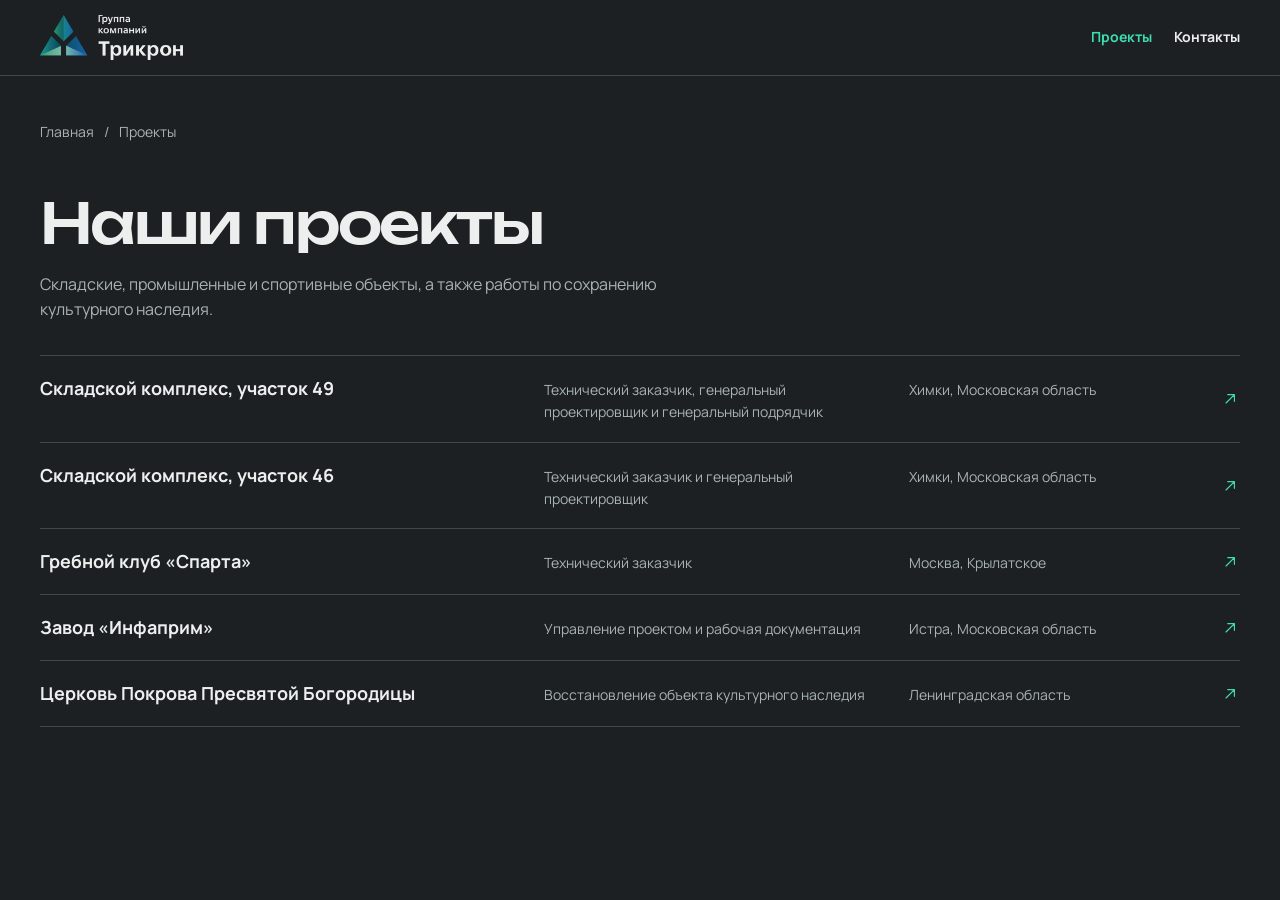
<file: prototype/projects/index.html>
<!doctype html>
<html lang="ru">
<head>
  <meta charset="utf-8">
  <meta name="robots" content="noindex, nofollow">
  <meta name="viewport" content="width=device-width, initial-scale=1">
  <title>Наши проекты | ГК Трикрон</title>
  <link rel="stylesheet" href="projects.css">
</head>
<body>
  <header class="site-header">
    <div class="wrap">
      <a href="../index.html" aria-label="ГК Трикрон, главная"><img src="../assets/logo.webp" alt=""></a>
      <nav aria-label="Разделы сайта">
        <a href="index.html" aria-current="page">Проекты</a>
        <a href="../index.html#contact">Контакты</a>
      </nav>
    </div>
  </header>
  <main class="wrap">
    <nav class="breadcrumb" aria-label="Путь к странице">
      <a href="../index.html">Главная</a><span aria-hidden="true">/</span><span aria-current="page">Проекты</span>
    </nav>
    <h1>Наши проекты</h1>
    <p class="intro">Складские, промышленные и спортивные объекты, а также работы по сохранению культурного наследия.</p>
    <ul class="catalog">
      <li><a href="khimki-49.html"><strong>Складской комплекс, участок 49</strong><span class="role">Технический заказчик, генеральный проектировщик и генеральный подрядчик</span><span class="location">Химки, Московская область</span><span class="arrow" aria-hidden="true"></span></a></li>
      <li><a href="khimki-46.html"><strong>Складской комплекс, участок 46</strong><span class="role">Технический заказчик и генеральный проектировщик</span><span class="location">Химки, Московская область</span><span class="arrow" aria-hidden="true"></span></a></li>
      <li><a href="sparta.html"><strong>Гребной клуб «Спарта»</strong><span class="role">Технический заказчик</span><span class="location">Москва, Крылатское</span><span class="arrow" aria-hidden="true"></span></a></li>
      <li><a href="infaprim.html"><strong>Завод «Инфаприм»</strong><span class="role">Управление проектом и рабочая документация</span><span class="location">Истра, Московская область</span><span class="arrow" aria-hidden="true"></span></a></li>
      <li><a href="pokrov.html"><strong>Церковь Покрова Пресвятой Богородицы</strong><span class="role">Восстановление объекта культурного наследия</span><span class="location">Ленинградская область</span><span class="arrow" aria-hidden="true"></span></a></li>
    </ul>
  </main>
</body>
</html>
</file>
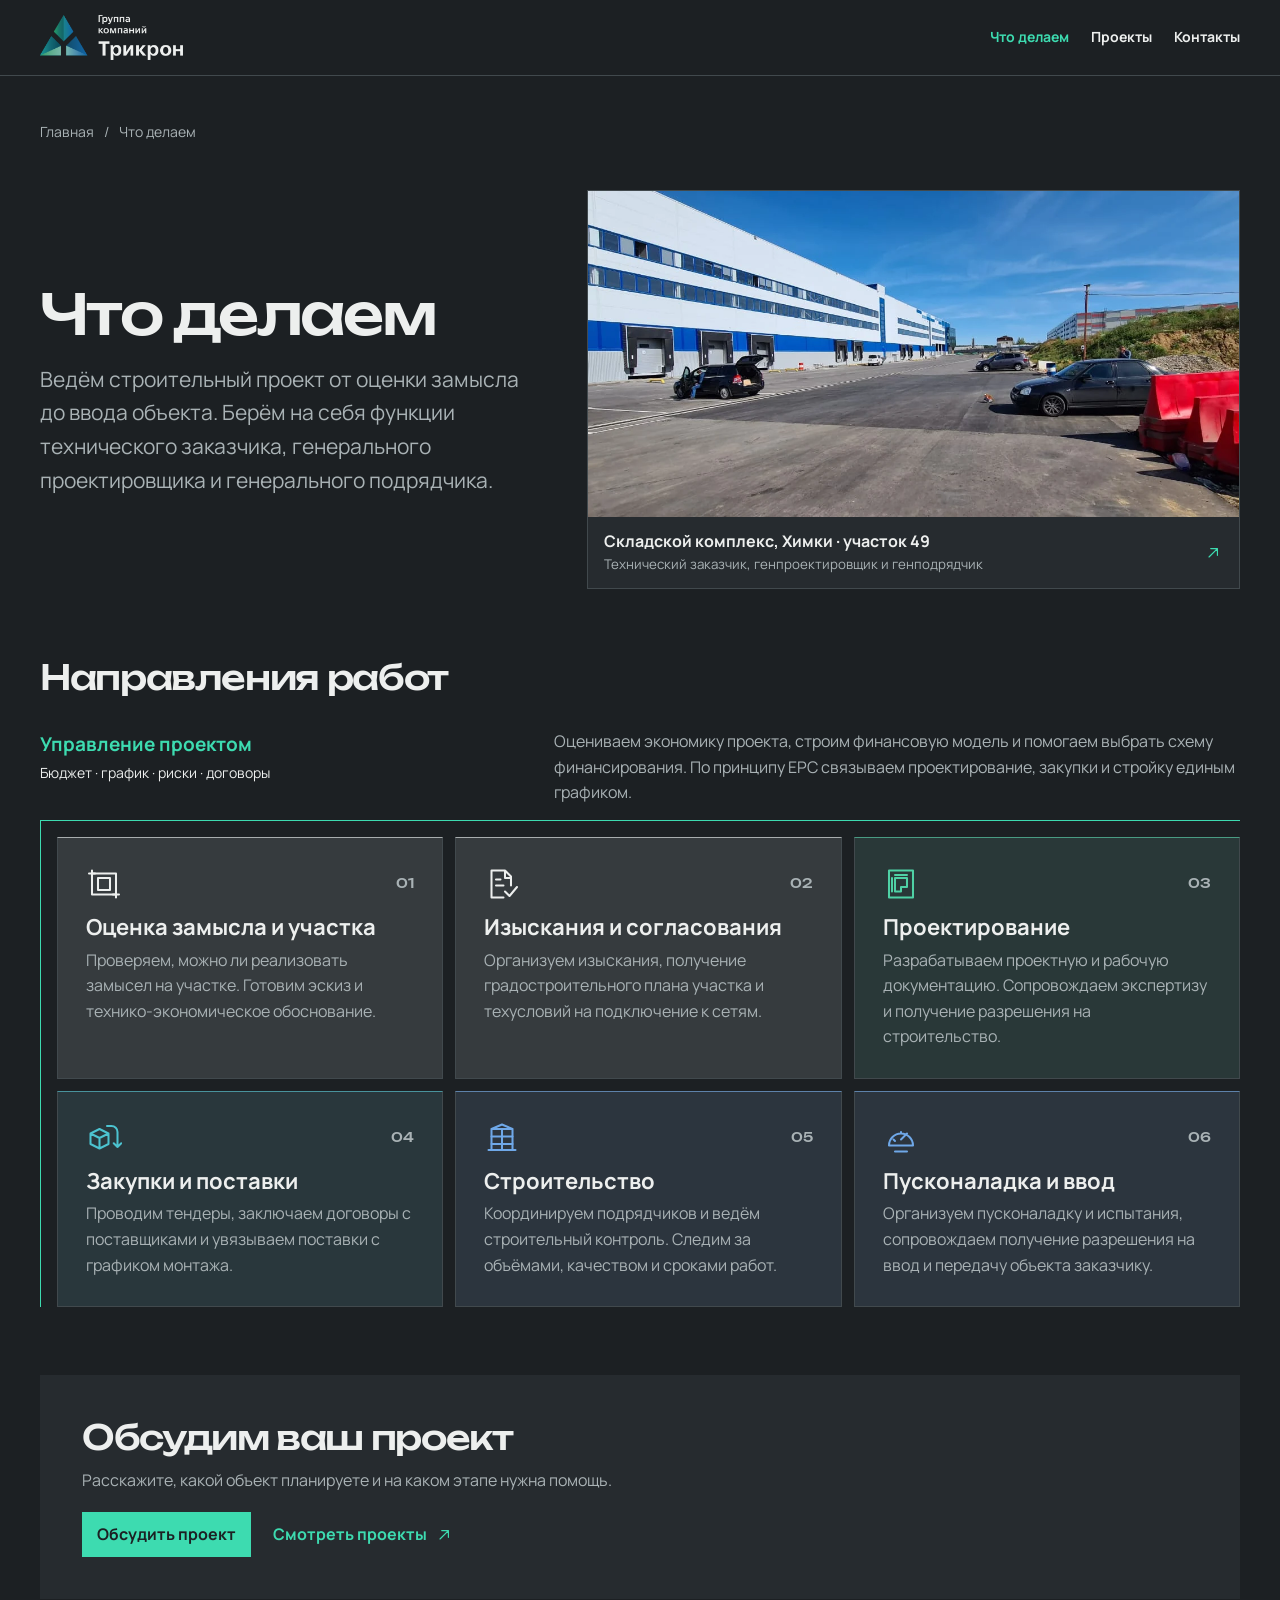
<file: prototype/services/index.html>
<!doctype html>
<html lang="ru">
<head>
  <meta charset="utf-8">
  <meta name="robots" content="noindex, nofollow">
  <meta name="viewport" content="width=device-width, initial-scale=1">
  <meta name="description" content="ГК Трикрон управляет строительными проектами от оценки участка и проектирования до закупок, строительства и ввода в эксплуатацию.">
  <title>Что делаем — управление строительством | ГК Трикрон</title>
  <link rel="stylesheet" href="../projects/projects.css">
  <link rel="stylesheet" href="../assets/epc.css">
  <style>
    .services-hero{display:grid;grid-template-columns:minmax(0,.85fr) minmax(0,1.15fr);align-items:center;gap:clamp(24px,5vw,68px)}
    .services-intro{font-size:clamp(17px,2vw,21px)}
    .services-photo{display:block;border:1px solid var(--line);background:#262b2f}
    .services-photo img{display:block;width:100%;height:auto;aspect-ratio:2;object-fit:cover}
    .services-photo figcaption{display:grid;grid-template-columns:minmax(0,1fr) auto;align-items:center;gap:12px;padding:12px 16px}
    .services-photo strong,.services-photo small{display:block}
    .services-photo small{color:var(--muted)}
    .services-photo .arrow{color:var(--mint)}
    .services-contact{padding:clamp(20px,4vw,42px);background:#262b2f}
    .management p,.service-stage p,.services-contact p{color:var(--muted)}
    .services h2{font:500 clamp(21px,2.75vw,34px)/1.2 Unbounded,sans-serif;letter-spacing:-.04em}
    .stage-heading{margin-top:clamp(38px,6vw,68px)}
    .management{margin-top:18px;display:grid;grid-template-columns:minmax(0,1fr) minmax(0,1.4fr);gap:8px 24px;align-items:start;padding:14px 0}
    .management h3{margin:0;color:var(--mint);font-size:19px}
    .management .management-scope{margin-top:2px;color:var(--ink);font-size:14px}
    .service-stages{display:grid;grid-template-columns:repeat(3,minmax(0,1fr));gap:12px;list-style:none;padding:16px 0 0 16px;margin:0;border-top:1px solid var(--mint);border-left:1px solid var(--mint)}
    .service-stage{--stage-accent:var(--ink);position:relative;padding:clamp(16px,2.5vw,28px);border:1px solid var(--line);border-top-color:color-mix(in srgb, var(--stage-accent) 60%, var(--line));background:#262b2f;background:color-mix(in srgb, var(--stage-accent) 8%, #262b2f);scroll-margin-top:16px}
    .epc-design{--stage-accent:var(--epc-e)}
    .epc-procurement{--stage-accent:var(--epc-p)}
    .epc-construction{--stage-accent:var(--epc-c)}
    .service-stage:target{border-color:var(--stage-accent)}
    .stage-sign{display:flex;align-items:center;justify-content:space-between;gap:12px}
    .stage-sign svg{width:36px;height:36px;color:var(--stage-accent);fill:none;stroke:currentColor;stroke-width:1.35;stroke-linecap:round;stroke-linejoin:round}
    @media(hover:hover) and (prefers-reduced-motion:no-preference){
      .stage-sign svg{transition:transform .22s ease-out}
      .service-stage:hover .stage-sign svg{transform:scale(1.18)}
      .service-stage:hover .stage-draw{stroke-dasharray:1;animation:stage-draw .55s ease-out both}
      .service-stage:hover .stage-needle{transform-origin:12px 13px;animation:stage-needle .6s ease-out both}
    }
    @keyframes stage-draw{from{stroke-dashoffset:1}to{stroke-dashoffset:0}}
    @keyframes stage-needle{from{transform:rotate(-75deg)}75%{transform:rotate(8deg)}to{transform:rotate(0)}}
    .stage-number{color:var(--muted);font:500 13px/1.5 Unbounded,sans-serif}
    .service-stage h3{margin:12px 0 6px;font-size:clamp(18px,2vw,22px);line-height:1.25}
    .services-contact{margin-top:clamp(38px,6vw,68px)}
    .services-contact p{margin-top:10px}
    .services-contact nav{display:flex;flex-wrap:wrap;align-items:center;gap:10px 22px;margin-top:18px}
    .service-button,.service-link{display:inline-flex;align-items:center;min-height:44px;font-weight:700}
    .service-button{padding:10px 15px;background:var(--mint);color:var(--bg)}
    .service-button:hover{background:#8aefd3;color:var(--bg)}
    .service-link{gap:8px;color:var(--mint)}
    @media(max-width:850px){
      .service-stages{grid-template-columns:repeat(2,minmax(0,1fr))}
    }
    @media(max-width:660px){
      .services-header .wrap{flex-wrap:wrap;gap:0 14px;padding-block:6px}
      .services-hero,.management,.service-stages{grid-template-columns:1fr}
      .service-stages{padding-top:0;border-top:0}
      .service-stage::before{content:"";position:absolute;left:-20px;top:30px;width:7px;height:7px;border-radius:50%;background:var(--stage-accent)}
    }
  </style>
</head>
<body>
  <header class="site-header services-header">
    <div class="wrap">
      <a href="../index.html" aria-label="ГК Трикрон, главная"><img src="../assets/logo.webp" alt=""></a>
      <nav aria-label="Разделы сайта">
        <a href="index.html" aria-current="page">Что делаем</a>
        <a href="../projects/index.html">Проекты</a>
        <a href="../index.html#contact">Контакты</a>
      </nav>
    </div>
  </header>
  <main class="wrap services">
    <nav class="breadcrumb" aria-label="Путь к странице">
      <a href="../index.html">Главная</a><span aria-hidden="true">/</span><span aria-current="page">Что делаем</span>
    </nav>
    <div class="services-hero">
      <div>
        <h1>Что делаем</h1>
        <p class="intro services-intro">Ведём строительный проект от оценки замысла до ввода объекта. Берём на себя функции технического заказчика, генерального проектировщика и генерального подрядчика.</p>
      </div>
      <a class="services-photo" href="../projects/khimki-49.html">
        <figure>
          <img src="../assets/khimki-49-loading.webp" width="1280" height="576" alt="Погрузочные ворота складского комплекса в Химках">
          <figcaption>
            <span><strong>Складской комплекс, Химки · участок 49</strong><small>Технический заказчик, генпроектировщик и генподрядчик</small></span>
            <span class="arrow" aria-hidden="true"></span>
          </figcaption>
        </figure>
      </a>
    </div>

    <section class="stage-heading" aria-labelledby="stage-title">
      <h2 id="stage-title">Направления работ</h2>
      <div class="management">
        <div>
          <h3>Управление проектом</h3>
          <p class="management-scope">Бюджет · график · риски · договоры</p>
        </div>
        <p>Оцениваем экономику проекта, строим финансовую модель и помогаем выбрать схему финансирования. По принципу EPC связываем проектирование, закупки и стройку единым графиком.</p>
      </div>
      <ol class="service-stages" role="list">
        <li class="service-stage" id="stage-site">
          <div class="stage-sign" aria-hidden="true">
            <svg viewBox="0 0 24 24">
              <path d="M8 8h8v8H8z M2 5h4 M4 3v4 M18 19h4 M20 17v4"/>
              <path class="stage-draw" pathLength="1" d="M4 5h16v14H4z"/>
            </svg>
            <span class="stage-number">01</span>
          </div>
          <h3>Оценка замысла и участка</h3>
          <p>Проверяем, можно ли реализовать замысел на участке. Готовим эскиз и технико-экономическое обоснование.</p>
        </li>
        <li class="service-stage" id="stage-permits">
          <div class="stage-sign" aria-hidden="true">
            <svg viewBox="0 0 24 24">
              <path d="M5 3h9l4 4v6 M14 3v5h4 M5 3v18h8 M8 9h3 M8 13h5"/>
              <path class="stage-draw" pathLength="1" d="M14 17l3 3 5-6"/>
            </svg>
            <span class="stage-number">02</span>
          </div>
          <h3>Изыскания и согласования</h3>
          <p>Организуем изыскания, получение градостроительного плана участка и техусловий на подключение к сетям.</p>
        </li>
        <li class="service-stage epc-design" id="stage-design">
          <div class="stage-sign" aria-hidden="true">
            <svg viewBox="0 0 24 24">
              <path d="M4 3h16v18H4z M8 6h8 M6 8v9"/>
              <path class="stage-draw" pathLength="1" d="M8 17V8h8v6h-4v3z"/>
            </svg>
            <span class="stage-number">03</span>
          </div>
          <h3>Проектирование</h3>
          <p>Разрабатываем проектную и рабочую документацию. Сопровождаем экспертизу и получение разрешения на строительство.</p>
        </li>
        <li class="service-stage epc-procurement" id="stage-procurement">
          <div class="stage-sign" aria-hidden="true">
            <svg viewBox="0 0 24 24">
              <path d="M3 9l6-3 6 3v7l-6 3-6-3z M3 9l6 3 6-3 M9 12v7"/>
              <path class="stage-draw" pathLength="1" d="M14 4h3a4 4 0 0 1 4 4v10m-2.5-2.5 2.5 2.5 2.5-2.5"/>
            </svg>
            <span class="stage-number">04</span>
          </div>
          <h3>Закупки и поставки</h3>
          <p>Проводим тендеры, заключаем договоры с поставщиками и увязываем поставки с графиком монтажа.</p>
        </li>
        <li class="service-stage epc-construction" id="stage-build">
          <div class="stage-sign" aria-hidden="true">
            <svg viewBox="0 0 24 24">
              <path d="M3 20h18 M5 20V6h14v14 M5 6l7-3 7 3"/>
              <path class="stage-draw" pathLength="1" d="M12 20V6 M5 16h14 M5 11h14"/>
            </svg>
            <span class="stage-number">05</span>
          </div>
          <h3>Строительство</h3>
          <p>Координируем подрядчиков и ведём строительный контроль. Следим за объёмами, качеством и сроками работ.</p>
        </li>
        <li class="service-stage epc-construction" id="stage-launch">
          <div class="stage-sign" aria-hidden="true">
            <svg viewBox="0 0 24 24">
              <path d="M4 17a8 8 0 1 1 16 0H4z M7 13l1 1 M12 8v1 M8 21h8"/>
              <path class="stage-needle" d="M12 13l4-4"/>
            </svg>
            <span class="stage-number">06</span>
          </div>
          <h3>Пусконаладка и ввод</h3>
          <p>Организуем пусконаладку и испытания, сопровождаем получение разрешения на ввод и передачу объекта заказчику.</p>
        </li>
      </ol>
    </section>

    <section class="services-contact" aria-labelledby="services-contact-title">
      <h2 id="services-contact-title">Обсудим ваш проект</h2>
      <p>Расскажите, какой объект планируете и на каком этапе нужна помощь.</p>
      <nav aria-label="Следующие действия">
        <a class="service-button" href="../index.html#contact">Обсудить проект</a>
        <a class="service-link" href="../projects/index.html">Смотреть проекты <span class="arrow" aria-hidden="true"></span></a>
      </nav>
    </section>
  </main>
</body>
</html>
</file>
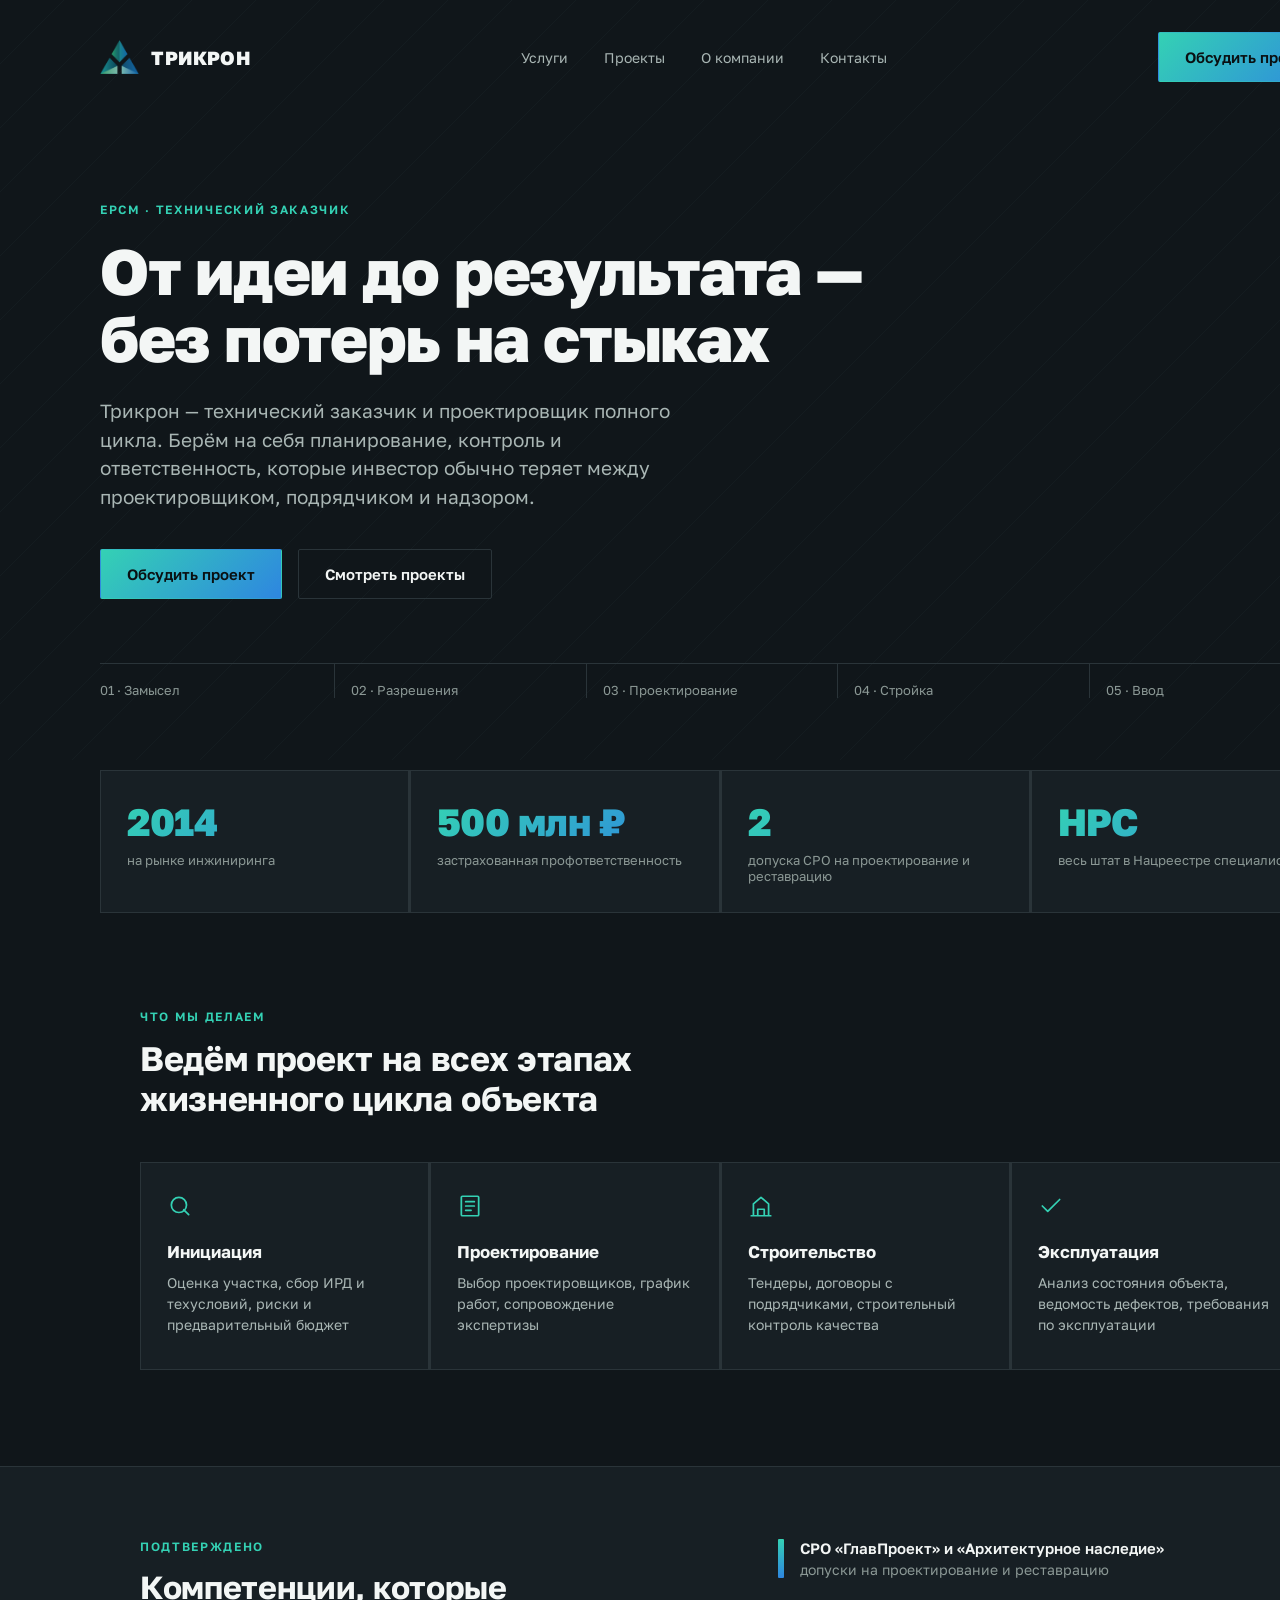
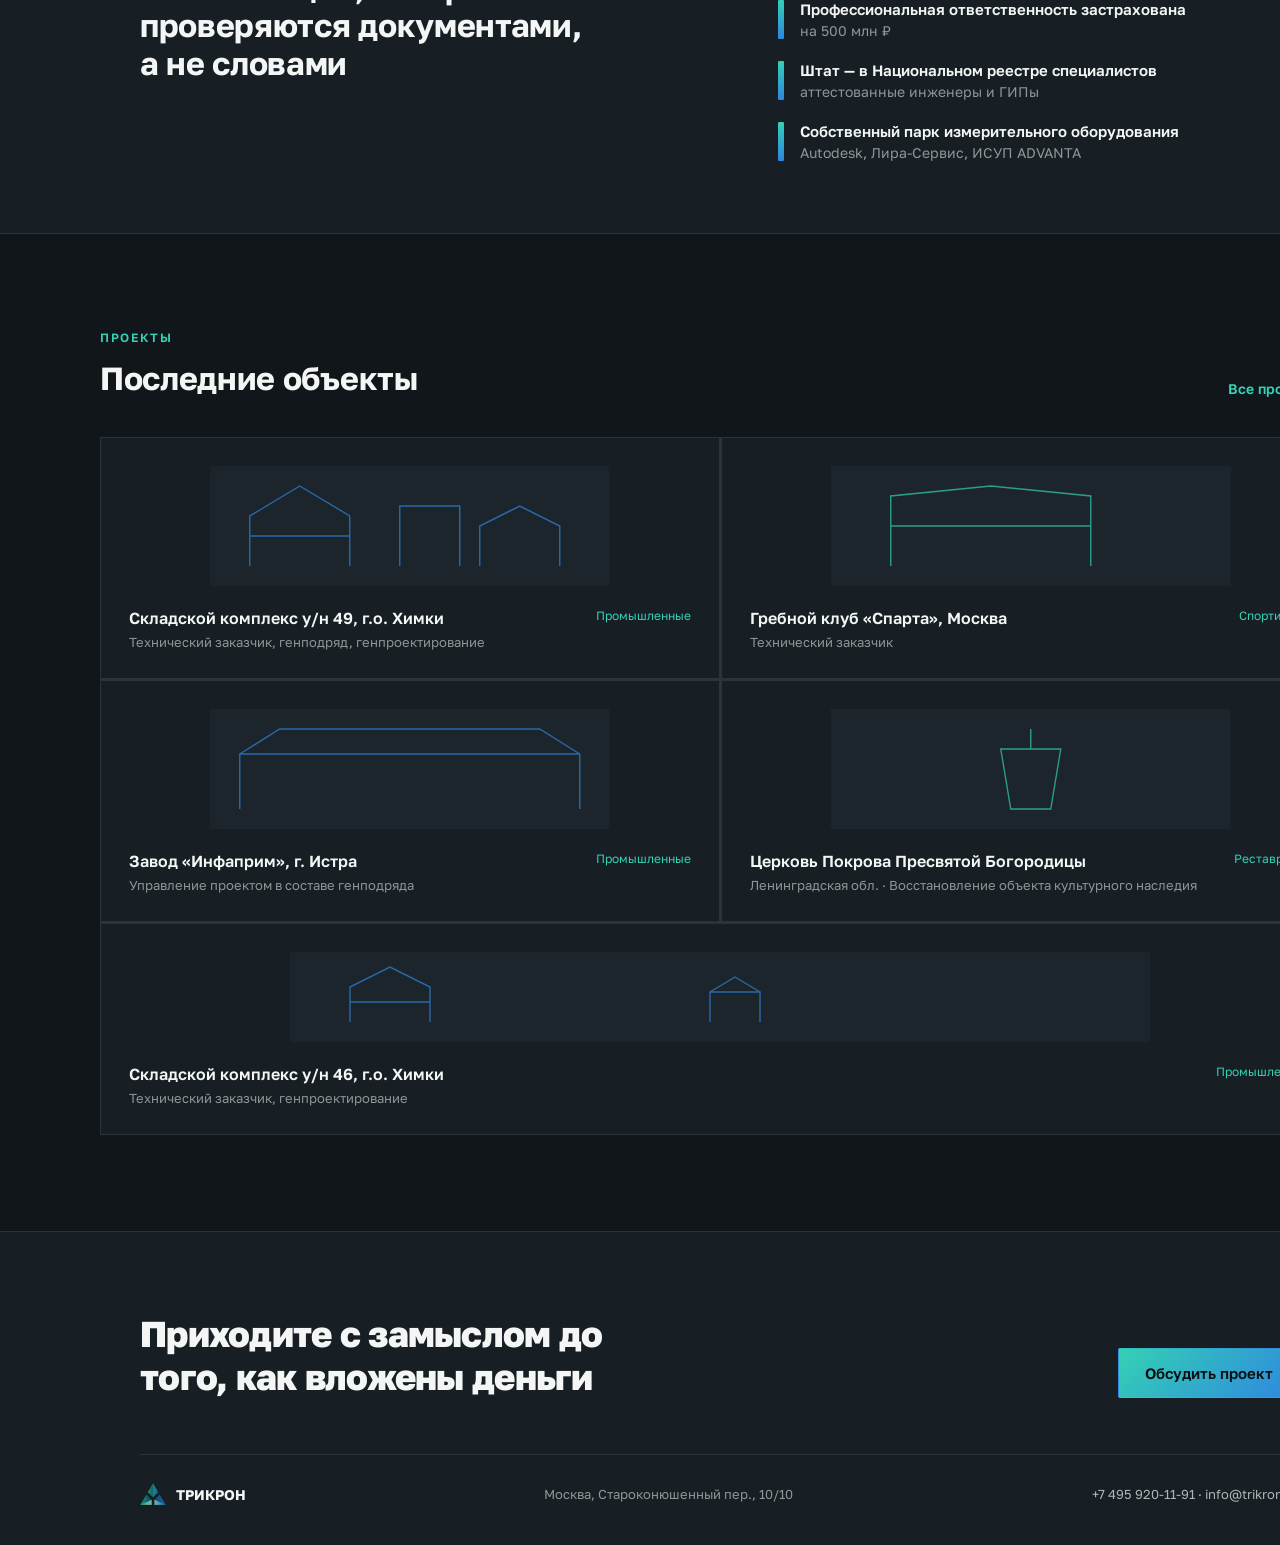
<file: direction-a.html>
<!doctype html>
<html lang="ru">
<head>
<meta charset="utf-8">
<meta name="viewport" content="width=device-width, initial-scale=1">
<title>Трикрон — направление A</title>
<link rel="preconnect" href="https://fonts.googleapis.com">
<link rel="preconnect" href="https://fonts.gstatic.com" crossorigin>
<link href="https://fonts.googleapis.com/css2?family=Golos+Text:wght@400;500;600;700;800&display=swap" rel="stylesheet">
<style>
  :root{
    --bg:#10161A; --bg2:#171F24; --bg3:#1C252B;
    --ink:#F3F6F5; --ink2:#A9B6B4; --ink3:#8B9895;
    --line:#2A3439;
    --t1:#34D1B4; --t2:#2E86E0;
  }
  *{box-sizing:border-box}
  body{margin:0;font-family:"Golos Text",system-ui,sans-serif;background:var(--bg);color:var(--ink)}
  a{color:var(--t1);text-decoration:none}
  a:hover{color:#5CE3CB}
  .wrap{max-width:1240px;margin:0 auto;padding:0 40px}
  .grad{background:linear-gradient(135deg,var(--t1),var(--t2))}
  .gradtext{background:linear-gradient(135deg,var(--t1),var(--t2));-webkit-background-clip:text;background-clip:text;color:transparent}
  .btn{display:inline-flex;align-items:center;gap:10px;padding:15px 26px;border-radius:2px;font-weight:600;font-size:15px;cursor:pointer;border:1px solid transparent}
  .btn-primary{background:linear-gradient(135deg,var(--t1),var(--t2));color:#0A1012}
  .btn-ghost{border-color:var(--line);color:var(--ink)}
  .eyebrow{font-size:12px;letter-spacing:.14em;text-transform:uppercase;color:var(--t1);font-weight:600}
  .cell{background:var(--bg2);border:1px solid var(--line)}
</style>
<style>body{margin:0}</style>
</head>
<body>
<div style="width:1440px;background:var(--bg);position:relative;overflow:hidden">

  <!-- diagonal grid texture -->
  <svg width="1440" height="2900" style="position:absolute;top:0;left:0;opacity:.5" viewBox="0 0 1440 2900">
    <defs>
      <pattern id="grid" width="64" height="64" patternUnits="userSpaceOnUse">
        <path d="M0 64L64 0" stroke="#22303380" stroke-width="1"/>
      </pattern>
    </defs>
    <rect x="0" y="0" width="1440" height="760" fill="url(#grid)"/>
  </svg>

  <!-- HEADER -->
  <div style="position:relative;padding:32px 0" class="wrap">
    <div style="display:flex;align-items:center;justify-content:space-between">
      <div style="display:flex;align-items:center;gap:12px">
        <img src="mark_trikron.png" alt="Трикрон" style="height:34px;width:auto;display:block">
        <span style="font-weight:800;font-size:19px;letter-spacing:.02em">ТРИКРОН</span>
      </div>
      <div style="display:flex;align-items:center;gap:36px">
        <a href="#" style="color:var(--ink2);font-size:14px" onmouseover="this.style.color='#fff'" onmouseout="this.style.color='var(--ink2)'">Услуги</a>
        <a href="#" style="color:var(--ink2);font-size:14px" onmouseover="this.style.color='#fff'" onmouseout="this.style.color='var(--ink2)'">Проекты</a>
        <a href="#" style="color:var(--ink2);font-size:14px" onmouseover="this.style.color='#fff'" onmouseout="this.style.color='var(--ink2)'">О компании</a>
        <a href="#" style="color:var(--ink2);font-size:14px" onmouseover="this.style.color='#fff'" onmouseout="this.style.color='var(--ink2)'">Контакты</a>
      </div>
      <div class="btn btn-primary">Обсудить проект</div>
    </div>
  </div>

  <!-- HERO -->
  <div class="wrap" style="position:relative;padding:88px 0 64px">
    <div class="eyebrow">EPCM · Технический заказчик</div>
    <h1 style="font-size:64px;line-height:1.05;font-weight:800;letter-spacing:-.02em;margin:20px 0 0;max-width:820px">
      От идеи до результата —<br>без потерь на стыках
    </h1>
    <p style="font-size:19px;line-height:1.5;color:var(--ink2);max-width:600px;margin:26px 0 0;font-weight:400">
      Трикрон — технический заказчик и проектировщик полного цикла. Берём на себя планирование, контроль и ответственность, которые инвестор обычно теряет между проектировщиком, подрядчиком и надзором.
    </p>
    <div style="display:flex;gap:16px;margin-top:38px">
      <div class="btn btn-primary">Обсудить проект</div>
      <div class="btn btn-ghost">Смотреть проекты</div>
    </div>

    <div style="display:flex;margin-top:64px;border-top:1px solid var(--line)">
      <div style="flex:1;padding:18px 0 0;font-size:13px;color:var(--ink3)">01 · Замысел</div>
      <div style="flex:1;padding:18px 0 0;font-size:13px;color:var(--ink3);border-left:1px solid var(--line);padding-left:16px">02 · Разрешения</div>
      <div style="flex:1;padding:18px 0 0;font-size:13px;color:var(--ink3);border-left:1px solid var(--line);padding-left:16px">03 · Проектирование</div>
      <div style="flex:1;padding:18px 0 0;font-size:13px;color:var(--ink3);border-left:1px solid var(--line);padding-left:16px">04 · Стройка</div>
      <div style="flex:1;padding:18px 0 0;font-size:13px;color:var(--ink3);border-left:1px solid var(--line);padding-left:16px">05 · Ввод</div>
    </div>
  </div>

  <!-- STATS -->
  <div class="wrap" style="position:relative;padding:8px 0 96px">
    <div style="display:grid;grid-template-columns:repeat(4,1fr);gap:1px;background:var(--line)">
      <div class="cell" style="padding:28px 26px">
        <div class="gradtext" style="font-size:38px;font-weight:800;letter-spacing:-.02em">2014</div>
        <div style="font-size:13px;color:var(--ink3);margin-top:8px">на рынке инжиниринга</div>
      </div>
      <div class="cell" style="padding:28px 26px">
        <div class="gradtext" style="font-size:38px;font-weight:800;letter-spacing:-.02em">500 млн ₽</div>
        <div style="font-size:13px;color:var(--ink3);margin-top:8px">застрахованная профответственность</div>
      </div>
      <div class="cell" style="padding:28px 26px">
        <div class="gradtext" style="font-size:38px;font-weight:800;letter-spacing:-.02em">2</div>
        <div style="font-size:13px;color:var(--ink3);margin-top:8px">допуска СРО на проектирование и реставрацию</div>
      </div>
      <div class="cell" style="padding:28px 26px">
        <div class="gradtext" style="font-size:38px;font-weight:800;letter-spacing:-.02em">НРС</div>
        <div style="font-size:13px;color:var(--ink3);margin-top:8px">весь штат в Нацреестре специалистов</div>
      </div>
    </div>
  </div>

  <!-- STAGES -->
  <div class="wrap" style="position:relative;padding-bottom:96px">
    <div class="eyebrow">Что мы делаем</div>
    <h2 style="font-size:34px;font-weight:700;letter-spacing:-.01em;margin:14px 0 44px;max-width:640px">Ведём проект на всех этапах жизненного цикла объекта</h2>
    <div style="display:grid;grid-template-columns:repeat(4,1fr);gap:1px;background:var(--line)">
      <div class="cell" style="padding:30px 26px 34px">
        <svg width="26" height="26" viewBox="0 0 24 24" fill="none" stroke="#34D1B4" stroke-width="1.6"><circle cx="11" cy="11" r="7"/><path d="M20 20l-4.5-4.5" stroke-linecap="round"/></svg>
        <div style="font-weight:700;font-size:17px;margin-top:18px">Инициация</div>
        <div style="font-size:14px;color:var(--ink2);margin-top:10px;line-height:1.5">Оценка участка, сбор ИРД и техусловий, риски и предварительный бюджет</div>
      </div>
      <div class="cell" style="padding:30px 26px 34px">
        <svg width="26" height="26" viewBox="0 0 24 24" fill="none" stroke="#34D1B4" stroke-width="1.6"><rect x="4" y="3" width="16" height="18" rx="1"/><path d="M8 8h8M8 12h8M8 16h5" stroke-linecap="round"/></svg>
        <div style="font-weight:700;font-size:17px;margin-top:18px">Проектирование</div>
        <div style="font-size:14px;color:var(--ink2);margin-top:10px;line-height:1.5">Выбор проектировщиков, график работ, сопровождение экспертизы</div>
      </div>
      <div class="cell" style="padding:30px 26px 34px">
        <svg width="26" height="26" viewBox="0 0 24 24" fill="none" stroke="#34D1B4" stroke-width="1.6"><path d="M3 21h18M5 21V10l7-6 7 6v11M9 21v-6h6v6" stroke-linecap="round" stroke-linejoin="round"/></svg>
        <div style="font-weight:700;font-size:17px;margin-top:18px">Строительство</div>
        <div style="font-size:14px;color:var(--ink2);margin-top:10px;line-height:1.5">Тендеры, договоры с подрядчиками, строительный контроль качества</div>
      </div>
      <div class="cell" style="padding:30px 26px 34px">
        <svg width="26" height="26" viewBox="0 0 24 24" fill="none" stroke="#34D1B4" stroke-width="1.6"><path d="M4 12l5 5L20 6" stroke-linecap="round" stroke-linejoin="round"/></svg>
        <div style="font-weight:700;font-size:17px;margin-top:18px">Эксплуатация</div>
        <div style="font-size:14px;color:var(--ink2);margin-top:10px;line-height:1.5">Анализ состояния объекта, ведомость дефектов, требования по эксплуатации</div>
      </div>
    </div>
  </div>

  <!-- TRUST -->
  <div style="position:relative;background:var(--bg2);border-top:1px solid var(--line);border-bottom:1px solid var(--line);padding:72px 0">
    <div class="wrap">
      <div style="display:grid;grid-template-columns:1.1fr 1fr;gap:64px;align-items:start">
        <div>
          <div class="eyebrow">Подтверждено</div>
          <h2 style="font-size:32px;font-weight:700;letter-spacing:-.01em;margin:14px 0 0;max-width:460px">Компетенции, которые проверяются документами, а не словами</h2>
        </div>
        <div style="display:flex;flex-direction:column;gap:22px">
          <div style="display:flex;gap:16px">
            <div style="width:6px;background:linear-gradient(180deg,var(--t1),var(--t2));border-radius:1px;flex:none"></div>
            <div><div style="font-weight:600;font-size:15px">СРО «ГлавПроект» и «Архитектурное наследие»</div><div style="font-size:14px;color:var(--ink3);margin-top:4px">допуски на проектирование и реставрацию</div></div>
          </div>
          <div style="display:flex;gap:16px">
            <div style="width:6px;background:linear-gradient(180deg,var(--t1),var(--t2));border-radius:1px;flex:none"></div>
            <div><div style="font-weight:600;font-size:15px">Профессиональная ответственность застрахована</div><div style="font-size:14px;color:var(--ink3);margin-top:4px">на 500 млн ₽</div></div>
          </div>
          <div style="display:flex;gap:16px">
            <div style="width:6px;background:linear-gradient(180deg,var(--t1),var(--t2));border-radius:1px;flex:none"></div>
            <div><div style="font-weight:600;font-size:15px">Штат — в Национальном реестре специалистов</div><div style="font-size:14px;color:var(--ink3);margin-top:4px">аттестованные инженеры и ГИПы</div></div>
          </div>
          <div style="display:flex;gap:16px">
            <div style="width:6px;background:linear-gradient(180deg,var(--t1),var(--t2));border-radius:1px;flex:none"></div>
            <div><div style="font-weight:600;font-size:15px">Собственный парк измерительного оборудования</div><div style="font-size:14px;color:var(--ink3);margin-top:4px">Autodesk, Лира-Сервис, ИСУП ADVANTA</div></div>
          </div>
        </div>
      </div>
    </div>
  </div>

  <!-- PROJECTS -->
  <div class="wrap" style="position:relative;padding:96px 0">
    <div style="display:flex;justify-content:space-between;align-items:end;margin-bottom:40px">
      <div>
        <div class="eyebrow">Проекты</div>
        <h2 style="font-size:32px;font-weight:700;letter-spacing:-.01em;margin:14px 0 0">Последние объекты</h2>
      </div>
      <a href="#" style="font-size:14px;font-weight:600;display:flex;align-items:center;gap:8px">Все проекты
        <svg width="16" height="16" viewBox="0 0 24 24" fill="none" stroke="currentColor" stroke-width="2"><path d="M5 12h14M13 6l6 6-6 6" stroke-linecap="round" stroke-linejoin="round"/></svg>
      </a>
    </div>
    <div style="display:grid;grid-template-columns:repeat(2,1fr);gap:1px;background:var(--line)">
      <div class="cell" style="padding:28px">
        <svg width="100%" height="120" viewBox="0 0 400 120"><rect width="400" height="120" fill="#1C252B"/><path d="M40 100V50l50-30 50 30v50M40 70h100M190 100V40h60v60M270 100V60l40-20 40 20v40" stroke="#2E86E0" stroke-width="1.4" fill="none" opacity=".7"/></svg>
        <div style="display:flex;justify-content:space-between;margin-top:18px">
          <div style="font-weight:600;font-size:16px">Складской комплекс у/н 49, г.о. Химки</div>
          <div style="font-size:12px;color:var(--t1)">Промышленные</div>
        </div>
        <div style="font-size:13px;color:var(--ink3);margin-top:6px">Технический заказчик, генподряд, генпроектирование</div>
      </div>
      <div class="cell" style="padding:28px">
        <svg width="100%" height="120" viewBox="0 0 400 120"><rect width="400" height="120" fill="#1C252B"/><path d="M60 100V30l100-10 100 10v70M60 60h200" stroke="#34D1B4" stroke-width="1.4" fill="none" opacity=".7"/></svg>
        <div style="display:flex;justify-content:space-between;margin-top:18px">
          <div style="font-weight:600;font-size:16px">Гребной клуб «Спарта», Москва</div>
          <div style="font-size:12px;color:var(--t1)">Спортивные</div>
        </div>
        <div style="font-size:13px;color:var(--ink3);margin-top:6px">Технический заказчик</div>
      </div>
      <div class="cell" style="padding:28px">
        <svg width="100%" height="120" viewBox="0 0 400 120"><rect width="400" height="120" fill="#1C252B"/><path d="M30 100V45h340v55M30 45l40-25h260l40 25" stroke="#2E86E0" stroke-width="1.4" fill="none" opacity=".7"/></svg>
        <div style="display:flex;justify-content:space-between;margin-top:18px">
          <div style="font-weight:600;font-size:16px">Завод «Инфаприм», г. Истра</div>
          <div style="font-size:12px;color:var(--t1)">Промышленные</div>
        </div>
        <div style="font-size:13px;color:var(--ink3);margin-top:6px">Управление проектом в составе генподряда</div>
      </div>
      <div class="cell" style="padding:28px">
        <svg width="100%" height="120" viewBox="0 0 400 120"><rect width="400" height="120" fill="#1C252B"/><path d="M200 20v20M170 40h60l-10 60h-40z" stroke="#34D1B4" stroke-width="1.4" fill="none" opacity=".7"/></svg>
        <div style="display:flex;justify-content:space-between;margin-top:18px">
          <div style="font-weight:600;font-size:16px">Церковь Покрова Пресвятой Богородицы</div>
          <div style="font-size:12px;color:var(--t1)">Реставрация</div>
        </div>
        <div style="font-size:13px;color:var(--ink3);margin-top:6px">Ленинградская обл. · Восстановление объекта культурного наследия</div>
      </div>
      <div class="cell" style="padding:28px;grid-column:1 / -1">
        <svg width="100%" height="90" viewBox="0 0 860 90"><rect width="860" height="90" fill="#1C252B"/><path d="M60 70V35l40-20 40 20v35M60 50h80M420 70V40h50v30M420 40l25-15 25 15" stroke="#2E86E0" stroke-width="1.4" fill="none" opacity=".7"/></svg>
        <div style="display:flex;justify-content:space-between;margin-top:18px">
          <div style="font-weight:600;font-size:16px">Складской комплекс у/н 46, г.о. Химки</div>
          <div style="font-size:12px;color:var(--t1)">Промышленные</div>
        </div>
        <div style="font-size:13px;color:var(--ink3);margin-top:6px">Технический заказчик, генпроектирование</div>
      </div>
    </div>
  </div>

  <!-- CTA / FOOTER -->
  <div style="position:relative;background:var(--bg2);border-top:1px solid var(--line);padding:80px 0 40px">
    <div class="wrap">
      <div style="display:flex;justify-content:space-between;align-items:end;flex-wrap:wrap;gap:32px;padding-bottom:56px;border-bottom:1px solid var(--line)">
        <h2 style="font-size:36px;font-weight:800;letter-spacing:-.02em;max-width:520px;margin:0">Приходите с замыслом до того, как вложены деньги</h2>
        <div class="btn btn-primary">Обсудить проект</div>
      </div>
      <div style="display:flex;justify-content:space-between;align-items:center;padding-top:28px;flex-wrap:wrap;gap:16px">
        <div style="display:flex;align-items:center;gap:10px">
          <img src="mark_trikron.png" alt="Трикрон" style="height:22px;width:auto;display:block">
          <span style="font-weight:700;font-size:14px">ТРИКРОН</span>
        </div>
        <div style="font-size:13px;color:var(--ink3)">Москва, Староконюшенный пер., 10/10</div>
        <div style="font-size:13px;color:var(--ink2)">+7 495 920-11-91 · info@trikron.ru</div>
      </div>
    </div>
  </div>

</div>
</body>
</html>
</file>
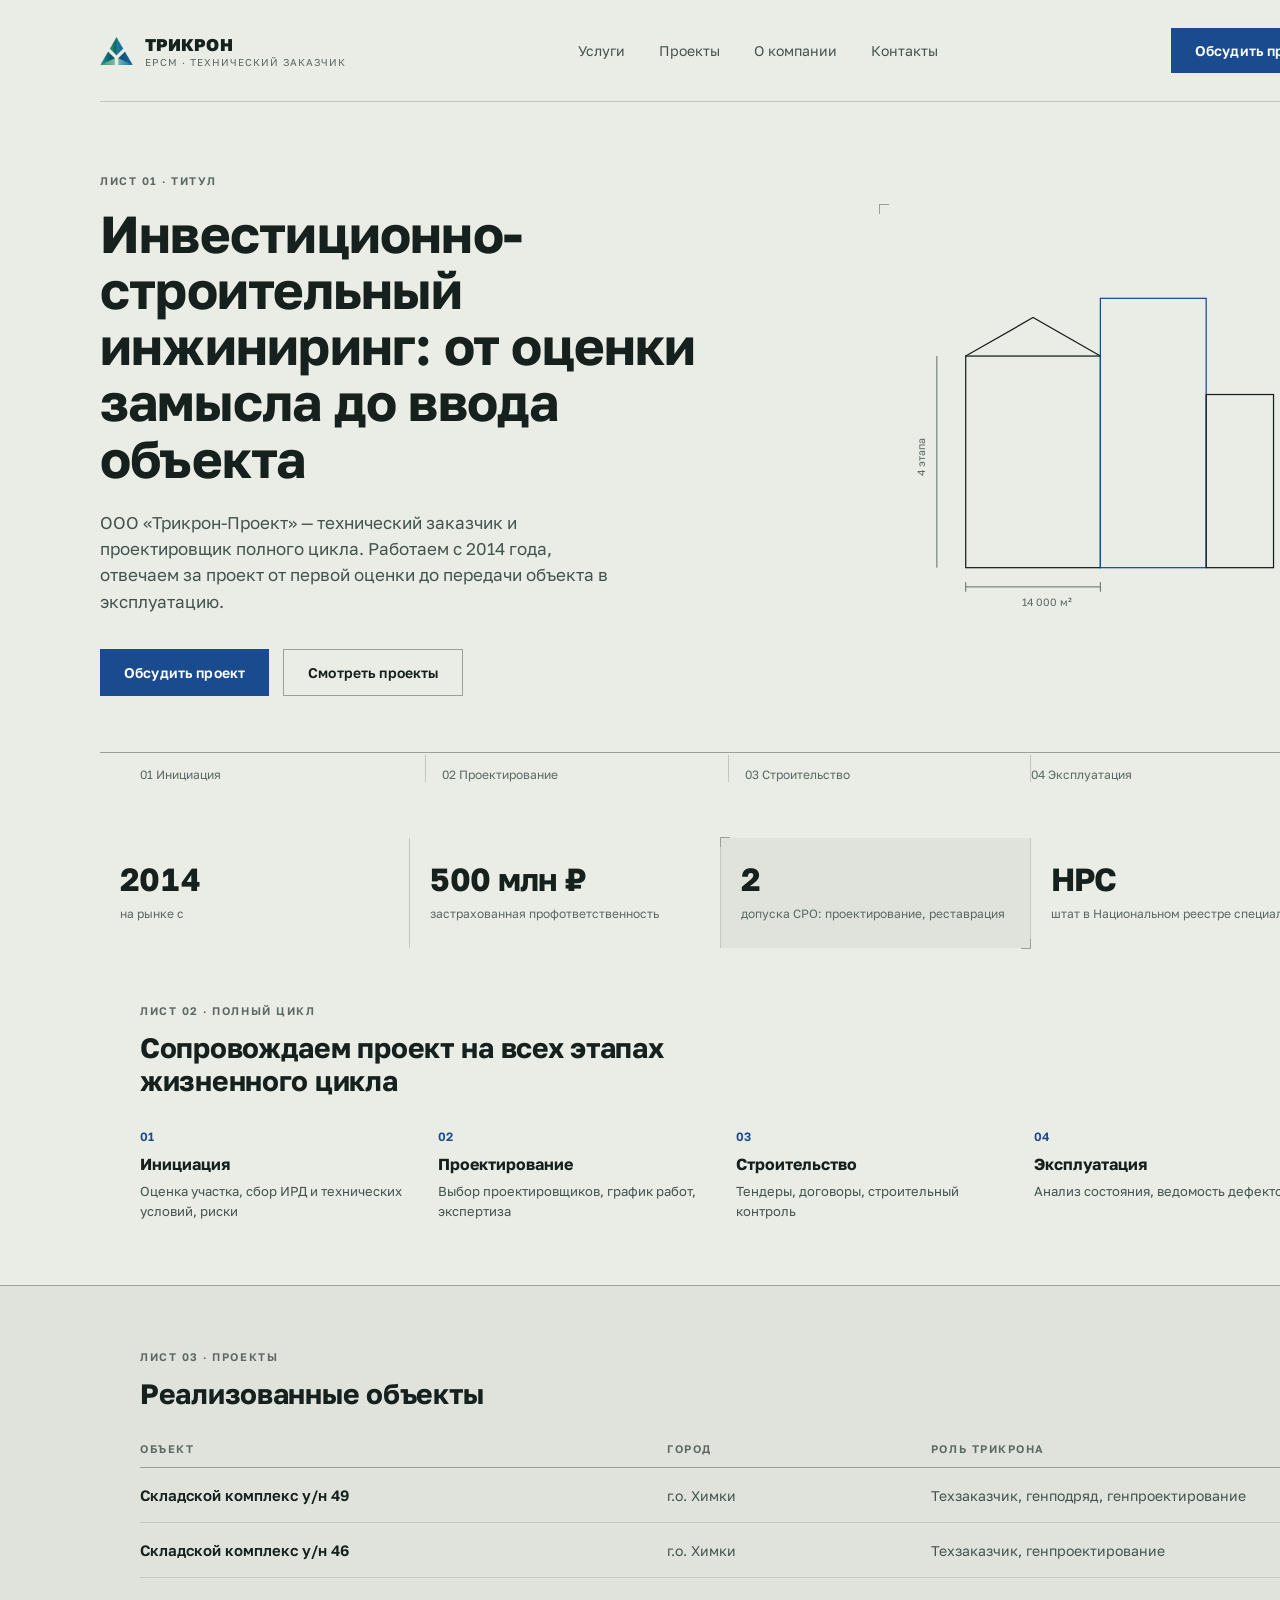
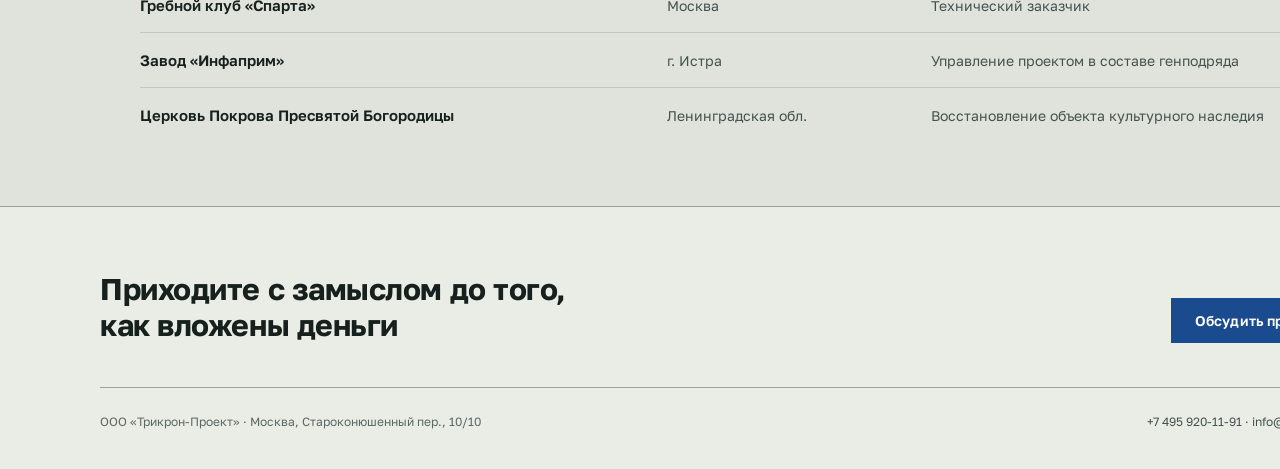
<file: direction-b.html>
<!doctype html>
<html lang="ru">
<head>
<meta charset="utf-8">
<meta name="viewport" content="width=device-width, initial-scale=1">
<title>Трикрон — направление B</title>
<link rel="preconnect" href="https://fonts.googleapis.com">
<link rel="preconnect" href="https://fonts.gstatic.com" crossorigin>
<link href="https://fonts.googleapis.com/css2?family=Golos+Text:wght@400;500;600;700;800&display=swap" rel="stylesheet">
<style>
  :root{
    --paper:#EAECE6; --panel:#E0E3DC; --panel2:#D5D9CE;
    --ink:#16201D; --ink2:#44534E; --ink3:#5C6863;
    --line:#C3C8BE; --line2:#9AA298;
    --mark:#1B4B8F;
  }
  *{box-sizing:border-box}
  body{margin:0;font-family:"Golos Text",system-ui,sans-serif;background:var(--paper);color:var(--ink)}
  a{color:var(--mark);text-decoration:none}
  .wrap{max-width:1240px;margin:0 auto;padding:0 40px}
  .btn{display:inline-flex;align-items:center;gap:10px;padding:14px 24px;font-weight:600;font-size:14px;cursor:pointer;letter-spacing:.01em}
  .btn-primary{background:var(--mark);color:#fff}
  .btn-ghost{border:1px solid var(--line2);color:var(--ink)}
  .label{font-size:11px;letter-spacing:.14em;text-transform:uppercase;color:var(--ink3);font-weight:600}
  .tick{position:relative}
  .tick::before,.tick::after{content:"";position:absolute;width:9px;height:9px;border:1px solid var(--line2)}
  .tick::before{top:-1px;left:-1px;border-right:none;border-bottom:none}
  .tick::after{bottom:-1px;right:-1px;border-left:none;border-top:none}
  .num{font-variant-numeric:tabular-nums;font-feature-settings:"tnum" 1}
</style>
<style>body{margin:0}</style>
</head>
<body>
<div style="width:1440px;background:var(--paper);position:relative">

  <!-- HEADER -->
  <div class="wrap" style="padding:28px 0;border-bottom:1px solid var(--line)">
    <div style="display:flex;align-items:center;justify-content:space-between">
      <div style="display:flex;align-items:center;gap:12px">
        <img src="mark_trikron.png" alt="Трикрон" style="height:28px;width:auto;display:block">
        <div>
          <div style="font-weight:800;font-size:17px;letter-spacing:.01em">ТРИКРОН</div>
          <div style="font-size:10px;letter-spacing:.1em;color:var(--ink3);text-transform:uppercase;margin-top:1px">EPCM · Технический заказчик</div>
        </div>
      </div>
      <div style="display:flex;align-items:center;gap:34px">
        <a href="#" style="color:var(--ink2);font-size:14px">Услуги</a>
        <a href="#" style="color:var(--ink2);font-size:14px">Проекты</a>
        <a href="#" style="color:var(--ink2);font-size:14px">О компании</a>
        <a href="#" style="color:var(--ink2);font-size:14px">Контакты</a>
      </div>
      <div class="btn btn-primary">Обсудить проект</div>
    </div>
  </div>

  <!-- HERO -->
  <div class="wrap" style="padding:72px 0 56px;display:grid;grid-template-columns:1fr 460px;gap:48px;align-items:center">
    <div>
      <div class="label">Лист 01 · Титул</div>
      <h1 style="font-size:52px;line-height:1.08;font-weight:700;letter-spacing:-.015em;margin:18px 0 0;max-width:620px">
        Инвестиционно-строительный инжиниринг: от оценки замысла до ввода объекта
      </h1>
      <p style="font-size:17px;line-height:1.55;color:var(--ink2);max-width:520px;margin:24px 0 0">
        ООО «Трикрон-Проект» — технический заказчик и проектировщик полного цикла. Работаем с 2014 года, отвечаем за проект от первой оценки до передачи объекта в эксплуатацию.
      </p>
      <div style="display:flex;gap:14px;margin-top:34px">
        <div class="btn btn-primary">Обсудить проект</div>
        <div class="btn btn-ghost">Смотреть проекты</div>
      </div>
    </div>
    <div class="tick" style="padding:28px">
      <svg width="100%" height="400" viewBox="0 0 420 400">
        <rect x="60" y="120" width="140" height="220" fill="none" stroke="var(--ink)" stroke-width="1.3"/>
        <rect x="200" y="60" width="110" height="280" fill="none" stroke="var(--mark)" stroke-width="1.3"/>
        <rect x="310" y="160" width="70" height="180" fill="none" stroke="var(--ink)" stroke-width="1.3"/>
        <path d="M60 120l70-40 70 40" fill="none" stroke="var(--ink)" stroke-width="1.3"/>
        <line x1="60" y1="360" x2="200" y2="360" stroke="var(--ink3)" stroke-width="1"/>
        <line x1="60" y1="355" x2="60" y2="365" stroke="var(--ink3)" stroke-width="1"/>
        <line x1="200" y1="355" x2="200" y2="365" stroke="var(--ink3)" stroke-width="1"/>
        <text x="118" y="380" font-size="11" fill="var(--ink3)" font-family="Golos Text">14 000 м²</text>
        <line x1="30" y1="120" x2="30" y2="340" stroke="var(--ink3)" stroke-width="1"/>
        <text x="8" y="235" font-size="11" fill="var(--ink3)" font-family="Golos Text" transform="rotate(-90 18 235)">4 этапа</text>
      </svg>
    </div>
  </div>

  <!-- STAGES STRIP -->
  <div class="wrap" style="display:flex;border-top:1px solid var(--line2);padding-top:2px">
    <div style="flex:1;padding:12px 16px 0 0;font-size:12px;color:var(--ink3)">01 Инициация</div>
    <div style="flex:1;padding:12px 16px 0;border-left:1px solid var(--line);font-size:12px;color:var(--ink3)">02 Проектирование</div>
    <div style="flex:1;padding:12px 16px 0;border-left:1px solid var(--line);font-size:12px;color:var(--ink3)">03 Строительство</div>
    <div style="flex:1;padding:12px 0 0;border-left:1px solid var(--line);font-size:12px;color:var(--ink3)">04 Эксплуатация</div>
  </div>

  <!-- STATS -->
  <div class="wrap" style="padding:56px 0">
    <div style="display:grid;grid-template-columns:repeat(4,1fr);gap:1px;background:var(--line)">
      <div style="background:var(--paper);padding:22px 20px 26px">
        <div class="num" style="font-size:32px;font-weight:700;letter-spacing:-.02em">2014</div>
        <div style="font-size:12px;color:var(--ink3);margin-top:8px;line-height:1.35">на рынке с</div>
      </div>
      <div style="background:var(--paper);padding:22px 20px 26px">
        <div class="num" style="font-size:32px;font-weight:700;letter-spacing:-.02em">500 млн ₽</div>
        <div style="font-size:12px;color:var(--ink3);margin-top:8px;line-height:1.35">застрахованная профответственность</div>
      </div>
      <div class="tick" style="background:var(--panel);padding:22px 20px 26px">
        <div class="num" style="font-size:32px;font-weight:700;letter-spacing:-.02em">2</div>
        <div style="font-size:12px;color:var(--ink3);margin-top:8px;line-height:1.35">допуска СРО: проектирование, реставрация</div>
      </div>
      <div style="background:var(--paper);padding:22px 20px 26px">
        <div class="num" style="font-size:32px;font-weight:700;letter-spacing:-.02em">НРС</div>
        <div style="font-size:12px;color:var(--ink3);margin-top:8px;line-height:1.35">штат в Национальном реестре специалистов</div>
      </div>
    </div>
  </div>

  <!-- SCOPE / 4 STAGES -->
  <div class="wrap" style="padding-bottom:64px">
    <div class="label">Лист 02 · Полный цикл</div>
    <h2 style="font-size:28px;font-weight:700;letter-spacing:-.01em;margin:14px 0 32px;max-width:600px">Сопровождаем проект на всех этапах жизненного цикла</h2>
    <div style="display:grid;grid-template-columns:repeat(4,1fr);gap:32px">
      <div>
        <div style="font-size:12px;color:var(--mark);font-weight:600">01</div>
        <div style="font-weight:700;font-size:16px;margin-top:10px">Инициация</div>
        <div style="font-size:13px;color:var(--ink2);margin-top:8px;line-height:1.5">Оценка участка, сбор ИРД и технических условий, риски</div>
      </div>
      <div>
        <div style="font-size:12px;color:var(--mark);font-weight:600">02</div>
        <div style="font-weight:700;font-size:16px;margin-top:10px">Проектирование</div>
        <div style="font-size:13px;color:var(--ink2);margin-top:8px;line-height:1.5">Выбор проектировщиков, график работ, экспертиза</div>
      </div>
      <div>
        <div style="font-size:12px;color:var(--mark);font-weight:600">03</div>
        <div style="font-weight:700;font-size:16px;margin-top:10px">Строительство</div>
        <div style="font-size:13px;color:var(--ink2);margin-top:8px;line-height:1.5">Тендеры, договоры, строительный контроль</div>
      </div>
      <div>
        <div style="font-size:12px;color:var(--mark);font-weight:600">04</div>
        <div style="font-weight:700;font-size:16px;margin-top:10px">Эксплуатация</div>
        <div style="font-size:13px;color:var(--ink2);margin-top:8px;line-height:1.5">Анализ состояния, ведомость дефектов</div>
      </div>
    </div>
  </div>

  <!-- PROJECTS TABLE -->
  <div style="background:var(--panel);border-top:1px solid var(--line2);border-bottom:1px solid var(--line2);padding:64px 0">
    <div class="wrap">
      <div class="label">Лист 03 · Проекты</div>
      <h2 style="font-size:28px;font-weight:700;letter-spacing:-.01em;margin:14px 0 32px">Реализованные объекты</h2>
      <div style="display:flex;flex-direction:column">
        <div style="display:grid;grid-template-columns:2fr 1fr 1.4fr;padding:0 0 12px;border-bottom:1px solid var(--line2)" class="label">
          <div>Объект</div><div>Город</div><div>Роль Трикрона</div>
        </div>
        <div style="display:grid;grid-template-columns:2fr 1fr 1.4fr;padding:18px 0;border-bottom:1px solid var(--line);align-items:baseline">
          <div style="font-weight:600;font-size:15px">Складской комплекс у/н 49</div><div style="font-size:14px;color:var(--ink2)">г.о. Химки</div><div style="font-size:14px;color:var(--ink2)">Техзаказчик, генподряд, генпроектирование</div>
        </div>
        <div style="display:grid;grid-template-columns:2fr 1fr 1.4fr;padding:18px 0;border-bottom:1px solid var(--line);align-items:baseline">
          <div style="font-weight:600;font-size:15px">Складской комплекс у/н 46</div><div style="font-size:14px;color:var(--ink2)">г.о. Химки</div><div style="font-size:14px;color:var(--ink2)">Техзаказчик, генпроектирование</div>
        </div>
        <div style="display:grid;grid-template-columns:2fr 1fr 1.4fr;padding:18px 0;border-bottom:1px solid var(--line);align-items:baseline">
          <div style="font-weight:600;font-size:15px">Гребной клуб «Спарта»</div><div style="font-size:14px;color:var(--ink2)">Москва</div><div style="font-size:14px;color:var(--ink2)">Технический заказчик</div>
        </div>
        <div style="display:grid;grid-template-columns:2fr 1fr 1.4fr;padding:18px 0;border-bottom:1px solid var(--line);align-items:baseline">
          <div style="font-weight:600;font-size:15px">Завод «Инфаприм»</div><div style="font-size:14px;color:var(--ink2)">г. Истра</div><div style="font-size:14px;color:var(--ink2)">Управление проектом в составе генподряда</div>
        </div>
        <div style="display:grid;grid-template-columns:2fr 1fr 1.4fr;padding:18px 0;align-items:baseline">
          <div style="font-weight:600;font-size:15px">Церковь Покрова Пресвятой Богородицы</div><div style="font-size:14px;color:var(--ink2)">Ленинградская обл.</div><div style="font-size:14px;color:var(--ink2)">Восстановление объекта культурного наследия</div>
        </div>
      </div>
    </div>
  </div>

  <!-- CTA / FOOTER -->
  <div class="wrap" style="padding:64px 0 40px">
    <div style="display:flex;justify-content:space-between;align-items:end;flex-wrap:wrap;gap:28px;padding-bottom:44px;border-bottom:1px solid var(--line2)">
      <h2 style="font-size:30px;font-weight:700;letter-spacing:-.015em;max-width:520px;margin:0">Приходите с замыслом до того, как вложены деньги</h2>
      <div class="btn btn-primary">Обсудить проект</div>
    </div>
    <div style="display:flex;justify-content:space-between;padding-top:26px;flex-wrap:wrap;gap:14px">
      <div style="font-size:12px;color:var(--ink3)">ООО «Трикрон-Проект» · Москва, Староконюшенный пер., 10/10</div>
      <div style="font-size:12px;color:var(--ink2)">+7 495 920-11-91 · info@trikron.ru</div>
    </div>
  </div>

</div>
</body>
</html>
</file>
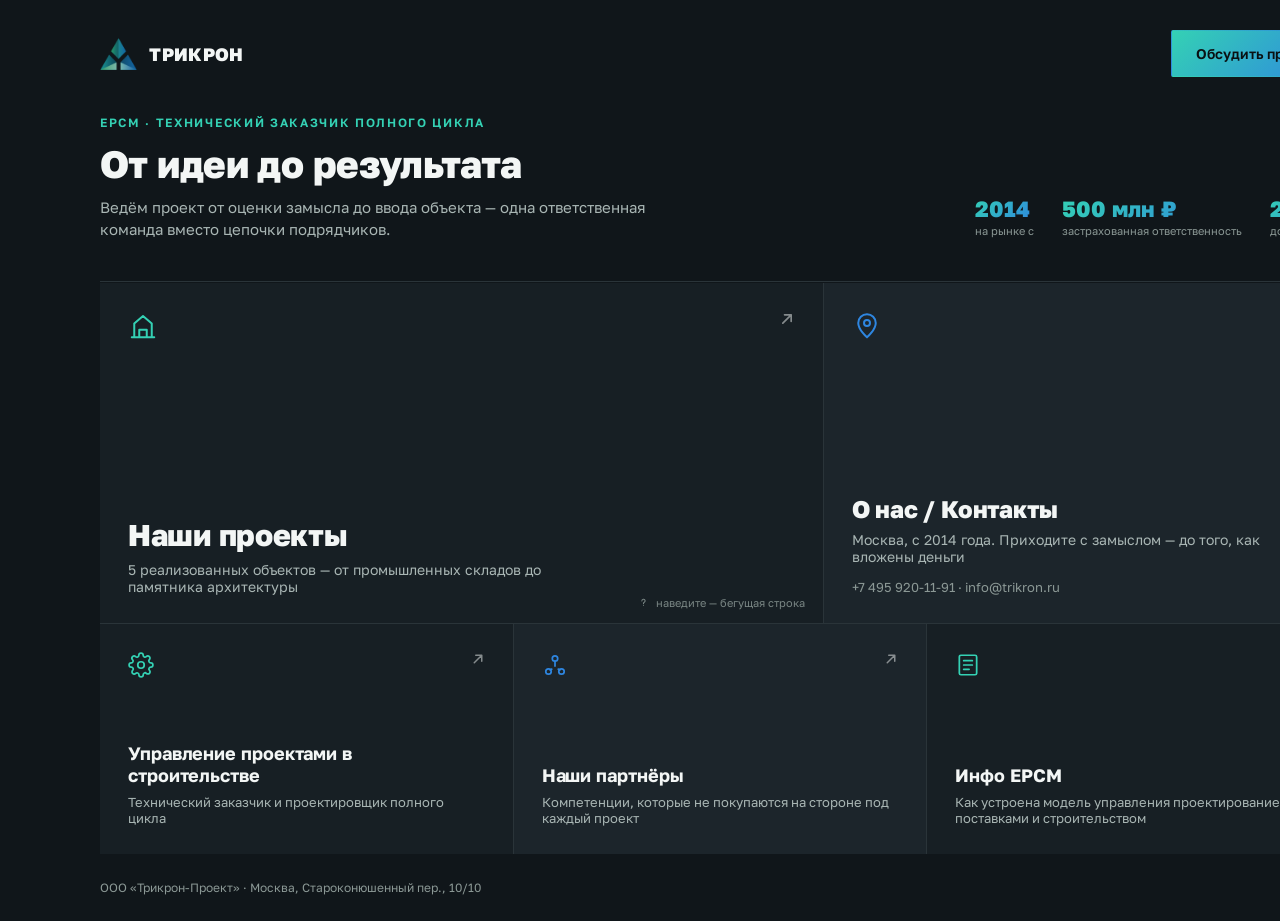
<file: entry-a.html>
<!doctype html>
<html lang="ru">
<head>
<meta charset="utf-8">
<meta name="viewport" content="width=device-width, initial-scale=1">
<title>Трикрон — Входная A (инженерный тёмный)</title>
<link rel="preconnect" href="https://fonts.googleapis.com">
<link rel="preconnect" href="https://fonts.gstatic.com" crossorigin>
<link href="https://fonts.googleapis.com/css2?family=Golos+Text:wght@400;500;600;700;800&display=swap" rel="stylesheet">
<style>
  :root{
    --bg:#10161A; --bg2:#171F24; --bg3:#1C252B;
    --ink:#F3F6F5; --ink2:#A9B6B4; --ink3:#8B9895;
    --line:#2A3439;
    --t1:#34D1B4; --t2:#2E86E0;
  }
  *{box-sizing:border-box}
  body{margin:0;font-family:"Golos Text",system-ui,sans-serif;background:var(--bg);color:var(--ink)}
  a{color:var(--t1);text-decoration:none}
  .wrap{max-width:1240px;margin:0 auto;padding:0 40px}
  .gradtext{background:linear-gradient(135deg,var(--t1),var(--t2));-webkit-background-clip:text;background-clip:text;color:transparent}
  .btn{display:inline-flex;align-items:center;gap:10px;padding:14px 24px;border-radius:2px;font-weight:600;font-size:14px;cursor:pointer;border:1px solid transparent}
  .btn-primary{background:linear-gradient(135deg,var(--t1),var(--t2));color:#0A1012}
  .eyebrow{font-size:12px;letter-spacing:.14em;text-transform:uppercase;color:var(--t1);font-weight:600}

  .tile{position:relative;background:var(--bg2);overflow:hidden;padding:28px;display:flex;flex-direction:column;justify-content:space-between}
  .tile .arrow{position:absolute;top:26px;right:26px;opacity:.5;transition:opacity .2s,transform .2s}
  .tile:hover .arrow{opacity:1;transform:translate(3px,-3px)}

  .state{transition:opacity .25s ease}
  .state-default{opacity:1}
  .tile:hover .state-default{opacity:0}
  .state-hover{position:absolute;inset:0;display:flex;align-items:center;opacity:0;pointer-events:none}
  .tile:hover .state-hover{opacity:1}

  .marquee{display:flex;white-space:nowrap;animation:scroll 12s linear infinite}
  .marquee span{padding:0 28px;font-size:22px;font-weight:700;letter-spacing:.01em}
  @keyframes scroll{from{transform:translateX(0)}to{transform:translateX(-50%)}}

  .hint{position:absolute;bottom:14px;right:18px;font-size:11px;color:var(--ink3);opacity:.85;display:flex;align-items:center;gap:6px}
</style>
<style>body{margin:0}</style>
</head>
<body>
<div style="width:1440px;background:var(--bg);position:relative">

  <!-- HEADER -->
  <div style="padding:30px 0" class="wrap">
    <div style="display:flex;align-items:center;justify-content:space-between">
      <div style="display:flex;align-items:center;gap:12px">
        <img src="mark_trikron.png" alt="Трикрон" style="height:32px;width:auto;display:block">
        <span style="font-weight:800;font-size:18px;letter-spacing:.02em">ТРИКРОН</span>
      </div>
      <div class="btn btn-primary">Обсудить проект</div>
    </div>
  </div>

  <!-- COMPACT USP BAND -->
  <div class="wrap" style="padding:8px 0 40px;display:flex;justify-content:space-between;align-items:end;flex-wrap:wrap;gap:24px;border-bottom:1px solid var(--line)">
    <div style="max-width:640px">
      <div class="eyebrow">EPCM · Технический заказчик полного цикла</div>
      <h1 style="font-size:38px;line-height:1.15;font-weight:800;letter-spacing:-.015em;margin:12px 0 0">От идеи до результата</h1>
      <p style="font-size:15px;line-height:1.5;color:var(--ink2);margin:10px 0 0;max-width:560px">Ведём проект от оценки замысла до ввода объекта — одна ответственная команда вместо цепочки подрядчиков.</p>
    </div>
    <div style="display:flex;gap:28px;padding-bottom:4px">
      <div><div class="gradtext" style="font-size:22px;font-weight:800">2014</div><div style="font-size:11px;color:var(--ink3);margin-top:2px">на рынке с</div></div>
      <div><div class="gradtext" style="font-size:22px;font-weight:800">500 млн ₽</div><div style="font-size:11px;color:var(--ink3);margin-top:2px">застрахованная ответственность</div></div>
      <div><div class="gradtext" style="font-size:22px;font-weight:800">2</div><div style="font-size:11px;color:var(--ink3);margin-top:2px">допуска СРО</div></div>
    </div>
  </div>

  <!-- 5-BLOCK ENTRY GRID -->
  <div class="wrap" style="padding:1px 0 0">
    <div style="display:grid;grid-template-columns:repeat(12,1fr);grid-template-rows:340px 230px;gap:1px;background:var(--line)">

      <!-- 1. Наши проекты — shown with a live hover state (mouse over it) -->
      <div class="tile" style="grid-column:1 / 8;grid-row:1">
        <div class="state state-default" style="display:flex;flex-direction:column;justify-content:space-between;height:100%">
          <svg width="30" height="30" viewBox="0 0 24 24" fill="none" stroke="#34D1B4" stroke-width="1.6"><path d="M3 21h18M5 21V10l7-6 7 6v11M9 21v-6h6v6" stroke-linecap="round" stroke-linejoin="round"/></svg>
          <div>
            <div style="font-weight:800;font-size:30px;letter-spacing:-.01em">Наши проекты</div>
            <div style="font-size:14px;color:var(--ink2);margin-top:8px;max-width:420px">5 реализованных объектов — от промышленных складов до памятника архитектуры</div>
          </div>
        </div>
        <div class="state state-hover" style="background:var(--bg3)">
          <div class="marquee">
            <span class="gradtext">СКЛАДЫ</span><span style="color:var(--ink3)">·</span>
            <span class="gradtext">ПРОМЫШЛЕННЫЕ ОБЪЕКТЫ</span><span style="color:var(--ink3)">·</span>
            <span class="gradtext">РЕСТАВРАЦИЯ</span><span style="color:var(--ink3)">·</span>
            <span class="gradtext">СПОРТИВНЫЕ ОБЪЕКТЫ</span><span style="color:var(--ink3)">·</span>
            <span class="gradtext">СКЛАДЫ</span><span style="color:var(--ink3)">·</span>
            <span class="gradtext">ПРОМЫШЛЕННЫЕ ОБЪЕКТЫ</span><span style="color:var(--ink3)">·</span>
            <span class="gradtext">РЕСТАВРАЦИЯ</span><span style="color:var(--ink3)">·</span>
            <span class="gradtext">СПОРТИВНЫЕ ОБЪЕКТЫ</span><span style="color:var(--ink3)">·</span>
          </div>
        </div>
        <svg class="arrow" width="20" height="20" viewBox="0 0 24 24" fill="none" stroke="var(--ink)" stroke-width="2"><path d="M7 17L17 7M9 7h8v8" stroke-linecap="round" stroke-linejoin="round"/></svg>
        <div class="hint">
          <svg width="13" height="13" viewBox="0 0 24 24" fill="none" stroke="currentColor" stroke-width="2"><path d="M9 9a3 3 0 1 1 4 2.8c-.6.3-1 1-1 1.7v.5M12 17h.01" stroke-linecap="round" stroke-linejoin="round"/></svg>
          наведите — бегущая строка
        </div>
      </div>

      <!-- 2. О нас / Контакты -->
      <div class="tile" style="grid-column:8 / 13;grid-row:1;background:var(--bg3)">
        <svg width="30" height="30" viewBox="0 0 24 24" fill="none" stroke="#2E86E0" stroke-width="1.6"><path d="M12 21s7-6.1 7-11.5A7 7 0 0 0 5 9.5C5 14.9 12 21 12 21z"/><circle cx="12" cy="9.5" r="2.4"/></svg>
        <div>
          <div style="font-weight:800;font-size:24px;letter-spacing:-.01em">О нас / Контакты</div>
          <div style="font-size:14px;color:var(--ink2);margin-top:8px">Москва, с 2014 года. Приходите с замыслом — до того, как вложены деньги</div>
          <div style="font-size:13px;color:var(--ink3);margin-top:14px">+7 495 920-11-91 · info@trikron.ru</div>
        </div>
        <svg class="arrow" width="20" height="20" viewBox="0 0 24 24" fill="none" stroke="var(--ink)" stroke-width="2"><path d="M7 17L17 7M9 7h8v8" stroke-linecap="round" stroke-linejoin="round"/></svg>
      </div>

      <!-- 3. Управление проектами в строительстве -->
      <div class="tile" style="grid-column:1 / 5;grid-row:2">
        <svg width="26" height="26" viewBox="0 0 24 24" fill="none" stroke="#34D1B4" stroke-width="1.6"><circle cx="12" cy="12" r="3"/><path d="M19.4 15a1.65 1.65 0 0 0 .33 1.82l.06.06a2 2 0 1 1-2.83 2.83l-.06-.06a1.65 1.65 0 0 0-1.82-.33 1.65 1.65 0 0 0-1 1.51V21a2 2 0 0 1-4 0v-.09A1.65 1.65 0 0 0 9 19.4a1.65 1.65 0 0 0-1.82.33l-.06.06a2 2 0 1 1-2.83-2.83l.06-.06A1.65 1.65 0 0 0 4.68 15a1.65 1.65 0 0 0-1.51-1H3a2 2 0 0 1 0-4h.09A1.65 1.65 0 0 0 4.6 9a1.65 1.65 0 0 0-.33-1.82l-.06-.06a2 2 0 1 1 2.83-2.83l.06.06A1.65 1.65 0 0 0 9 4.6a1.65 1.65 0 0 0 1-1.51V3a2 2 0 0 1 4 0v.09a1.65 1.65 0 0 0 1 1.51 1.65 1.65 0 0 0 1.82-.33l.06-.06a2 2 0 1 1 2.83 2.83l-.06.06A1.65 1.65 0 0 0 19.4 9a1.65 1.65 0 0 0 1.51 1H21a2 2 0 0 1 0 4h-.09a1.65 1.65 0 0 0-1.51 1z" stroke-linecap="round" stroke-linejoin="round"/></svg>
        <div>
          <div style="font-weight:700;font-size:18px;letter-spacing:-.005em">Управление проектами в строительстве</div>
          <div style="font-size:13px;color:var(--ink2);margin-top:8px">Технический заказчик и проектировщик полного цикла</div>
        </div>
        <svg class="arrow" width="18" height="18" viewBox="0 0 24 24" fill="none" stroke="var(--ink)" stroke-width="2"><path d="M7 17L17 7M9 7h8v8" stroke-linecap="round" stroke-linejoin="round"/></svg>
      </div>

      <!-- 4. Наши партнёры -->
      <div class="tile" style="grid-column:5 / 9;grid-row:2;background:var(--bg3)">
        <svg width="26" height="26" viewBox="0 0 24 24" fill="none" stroke="#2E86E0" stroke-width="1.6"><circle cx="6" cy="18" r="2.5"/><circle cx="18" cy="18" r="2.5"/><circle cx="12" cy="6" r="2.5"/><path d="M12 8.5V13M9 15.8l-1.5.7M15 15.8l1.5.7" stroke-linecap="round"/></svg>
        <div>
          <div style="font-weight:700;font-size:18px;letter-spacing:-.005em">Наши партнёры</div>
          <div style="font-size:13px;color:var(--ink2);margin-top:8px">Компетенции, которые не покупаются на стороне под каждый проект</div>
        </div>
        <svg class="arrow" width="18" height="18" viewBox="0 0 24 24" fill="none" stroke="var(--ink)" stroke-width="2"><path d="M7 17L17 7M9 7h8v8" stroke-linecap="round" stroke-linejoin="round"/></svg>
      </div>

      <!-- 5. Инфо EPCM -->
      <div class="tile" style="grid-column:9 / 13;grid-row:2">
        <svg width="26" height="26" viewBox="0 0 24 24" fill="none" stroke="#34D1B4" stroke-width="1.6"><rect x="4" y="3" width="16" height="18" rx="1.5"/><path d="M8 8h8M8 12h8M8 16h5" stroke-linecap="round"/></svg>
        <div>
          <div style="font-weight:700;font-size:18px;letter-spacing:-.005em">Инфо EPCM</div>
          <div style="font-size:13px;color:var(--ink2);margin-top:8px">Как устроена модель управления проектированием, поставками и строительством</div>
        </div>
        <svg class="arrow" width="18" height="18" viewBox="0 0 24 24" fill="none" stroke="var(--ink)" stroke-width="2"><path d="M7 17L17 7M9 7h8v8" stroke-linecap="round" stroke-linejoin="round"/></svg>
      </div>

    </div>
  </div>

  <!-- FOOTER STRIP -->
  <div class="wrap" style="display:flex;justify-content:space-between;padding:26px 0;font-size:12px;color:var(--ink3)">
    <div>ООО «Трикрон-Проект» · Москва, Староконюшенный пер., 10/10</div>
    <div>trikron.ru</div>
  </div>

</div>
</body>
</html>
</file>
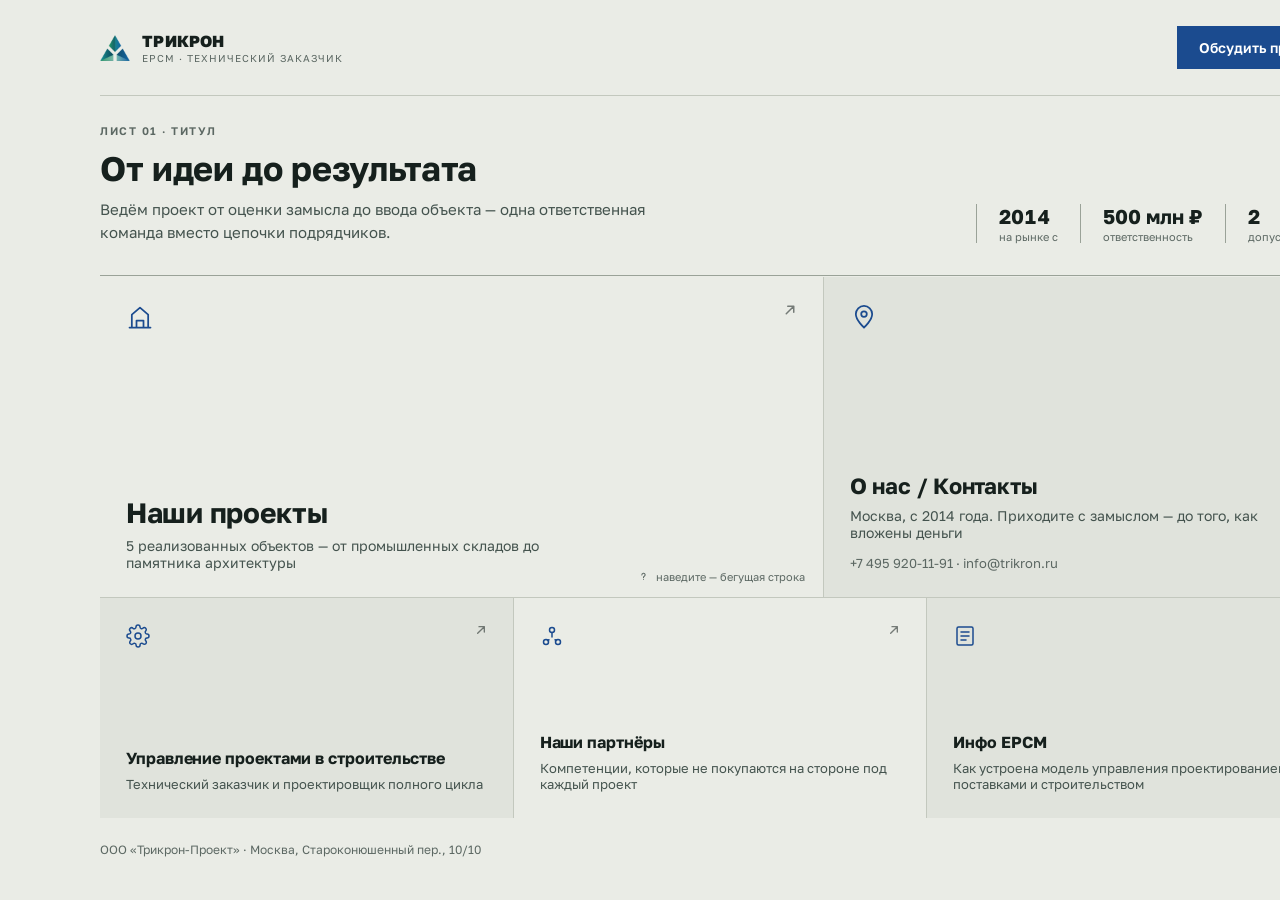
<file: entry-b.html>
<!doctype html>
<html lang="ru">
<head>
<meta charset="utf-8">
<meta name="viewport" content="width=device-width, initial-scale=1">
<title>Трикрон — Входная B (чертёжный светлый)</title>
<link rel="preconnect" href="https://fonts.googleapis.com">
<link rel="preconnect" href="https://fonts.gstatic.com" crossorigin>
<link href="https://fonts.googleapis.com/css2?family=Golos+Text:wght@400;500;600;700;800&display=swap" rel="stylesheet">
<style>
  :root{
    --paper:#EAECE6; --panel:#E0E3DC;
    --ink:#16201D; --ink2:#44534E; --ink3:#5C6863;
    --line:#C3C8BE; --line2:#9AA298;
    --mark:#1B4B8F;
  }
  *{box-sizing:border-box}
  body{margin:0;font-family:"Golos Text",system-ui,sans-serif;background:var(--paper);color:var(--ink)}
  a{color:var(--mark);text-decoration:none}
  .wrap{max-width:1240px;margin:0 auto;padding:0 40px}
  .btn{display:inline-flex;align-items:center;gap:10px;padding:13px 22px;font-weight:600;font-size:14px;cursor:pointer}
  .btn-primary{background:var(--mark);color:#fff}
  .label{font-size:11px;letter-spacing:.14em;text-transform:uppercase;color:var(--ink3);font-weight:600}
  .num{font-variant-numeric:tabular-nums;font-feature-settings:"tnum" 1}

  .tile{position:relative;overflow:hidden;padding:26px;display:flex;flex-direction:column;justify-content:space-between}
  .tile .arrow{position:absolute;top:24px;right:24px;opacity:.55;transition:opacity .2s,transform .2s}
  .tile:hover .arrow{opacity:1;transform:translate(3px,-3px)}

  .state{transition:opacity .25s ease}
  .state-default{opacity:1}
  .tile:hover .state-default{opacity:0}
  .state-hover{position:absolute;inset:0;display:flex;align-items:center;opacity:0;pointer-events:none}
  .tile:hover .state-hover{opacity:1}

  .marquee{display:flex;white-space:nowrap;animation:scroll 12s linear infinite}
  .marquee span{padding:0 26px;font-size:20px;font-weight:700;color:var(--mark);letter-spacing:.01em}
  @keyframes scroll{from{transform:translateX(0)}to{transform:translateX(-50%)}}

  .hint{position:absolute;bottom:14px;right:18px;font-size:11px;color:var(--ink3);display:flex;align-items:center;gap:6px}

  .tick{position:relative}
  .tick::before,.tick::after{content:"";position:absolute;width:9px;height:9px;border:1px solid var(--line2)}
  .tick::before{top:-1px;left:-1px;border-right:none;border-bottom:none}
  .tick::after{bottom:-1px;right:-1px;border-left:none;border-top:none}
</style>
<style>body{margin:0}</style>
</head>
<body>
<div style="width:1440px;background:var(--paper)">

  <!-- HEADER -->
  <div class="wrap" style="padding:26px 0;border-bottom:1px solid var(--line)">
    <div style="display:flex;align-items:center;justify-content:space-between">
      <div style="display:flex;align-items:center;gap:12px">
        <img src="mark_trikron.png" alt="Трикрон" style="height:26px;width:auto;display:block">
        <div>
          <div style="font-weight:800;font-size:16px;letter-spacing:.01em">ТРИКРОН</div>
          <div style="font-size:10px;letter-spacing:.1em;color:var(--ink3);text-transform:uppercase;margin-top:1px">EPCM · Технический заказчик</div>
        </div>
      </div>
      <div class="btn btn-primary">Обсудить проект</div>
    </div>
  </div>

  <!-- COMPACT USP BAND -->
  <div class="wrap" style="padding:28px 0 32px;display:flex;justify-content:space-between;align-items:end;flex-wrap:wrap;gap:24px;border-bottom:1px solid var(--line2)">
    <div style="max-width:640px">
      <div class="label">Лист 01 · Титул</div>
      <h1 style="font-size:34px;line-height:1.15;font-weight:700;letter-spacing:-.01em;margin:12px 0 0">От идеи до результата</h1>
      <p style="font-size:15px;line-height:1.5;color:var(--ink2);margin:10px 0 0;max-width:560px">Ведём проект от оценки замысла до ввода объекта — одна ответственная команда вместо цепочки подрядчиков.</p>
    </div>
    <div style="display:flex;gap:0">
      <div style="padding:0 22px;border-left:1px solid var(--line2)"><div class="num" style="font-size:20px;font-weight:700">2014</div><div style="font-size:11px;color:var(--ink3);margin-top:2px">на рынке с</div></div>
      <div style="padding:0 22px;border-left:1px solid var(--line2)"><div class="num" style="font-size:20px;font-weight:700">500 млн ₽</div><div style="font-size:11px;color:var(--ink3);margin-top:2px">ответственность</div></div>
      <div style="padding:0 22px;border-left:1px solid var(--line2)"><div class="num" style="font-size:20px;font-weight:700">2</div><div style="font-size:11px;color:var(--ink3);margin-top:2px">допуска СРО</div></div>
    </div>
  </div>

  <!-- 5-BLOCK ENTRY GRID -->
  <div class="wrap" style="padding:1px 0 0">
    <div style="display:grid;grid-template-columns:repeat(12,1fr);grid-template-rows:320px 220px;gap:1px;background:var(--line)">

      <!-- 1. Наши проекты — live hover state -->
      <div class="tile tick" style="grid-column:1 / 8;grid-row:1;background:var(--paper)">
        <div class="state state-default" style="display:flex;flex-direction:column;justify-content:space-between;height:100%">
          <svg width="28" height="28" viewBox="0 0 24 24" fill="none" stroke="var(--mark)" stroke-width="1.5"><path d="M3 21h18M5 21V10l7-6 7 6v11M9 21v-6h6v6" stroke-linecap="round" stroke-linejoin="round"/></svg>
          <div>
            <div style="font-weight:700;font-size:28px;letter-spacing:-.01em">Наши проекты</div>
            <div style="font-size:14px;color:var(--ink2);margin-top:8px;max-width:420px">5 реализованных объектов — от промышленных складов до памятника архитектуры</div>
          </div>
        </div>
        <div class="state state-hover" style="background:var(--panel)">
          <div class="marquee">
            <span>СКЛАДЫ</span><span style="color:var(--ink3)">·</span>
            <span>ПРОМЫШЛЕННЫЕ ОБЪЕКТЫ</span><span style="color:var(--ink3)">·</span>
            <span>РЕСТАВРАЦИЯ</span><span style="color:var(--ink3)">·</span>
            <span>СПОРТИВНЫЕ ОБЪЕКТЫ</span><span style="color:var(--ink3)">·</span>
            <span>СКЛАДЫ</span><span style="color:var(--ink3)">·</span>
            <span>ПРОМЫШЛЕННЫЕ ОБЪЕКТЫ</span><span style="color:var(--ink3)">·</span>
            <span>РЕСТАВРАЦИЯ</span><span style="color:var(--ink3)">·</span>
            <span>СПОРТИВНЫЕ ОБЪЕКТЫ</span><span style="color:var(--ink3)">·</span>
          </div>
        </div>
        <svg class="arrow" width="18" height="18" viewBox="0 0 24 24" fill="none" stroke="var(--ink)" stroke-width="2"><path d="M7 17L17 7M9 7h8v8" stroke-linecap="round" stroke-linejoin="round"/></svg>
        <div class="hint">
          <svg width="13" height="13" viewBox="0 0 24 24" fill="none" stroke="currentColor" stroke-width="2"><path d="M9 9a3 3 0 1 1 4 2.8c-.6.3-1 1-1 1.7v.5M12 17h.01" stroke-linecap="round" stroke-linejoin="round"/></svg>
          наведите — бегущая строка
        </div>
      </div>

      <!-- 2. О нас / Контакты -->
      <div class="tile" style="grid-column:8 / 13;grid-row:1;background:var(--panel)">
        <svg width="28" height="28" viewBox="0 0 24 24" fill="none" stroke="var(--mark)" stroke-width="1.5"><path d="M12 21s7-6.1 7-11.5A7 7 0 0 0 5 9.5C5 14.9 12 21 12 21z"/><circle cx="12" cy="9.5" r="2.4"/></svg>
        <div>
          <div style="font-weight:700;font-size:22px;letter-spacing:-.01em">О нас / Контакты</div>
          <div style="font-size:14px;color:var(--ink2);margin-top:8px">Москва, с 2014 года. Приходите с замыслом — до того, как вложены деньги</div>
          <div style="font-size:13px;color:var(--ink3);margin-top:14px">+7 495 920-11-91 · info@trikron.ru</div>
        </div>
        <svg class="arrow" width="18" height="18" viewBox="0 0 24 24" fill="none" stroke="var(--ink)" stroke-width="2"><path d="M7 17L17 7M9 7h8v8" stroke-linecap="round" stroke-linejoin="round"/></svg>
      </div>

      <!-- 3. Управление проектами в строительстве -->
      <div class="tile" style="grid-column:1 / 5;grid-row:2;background:var(--panel)">
        <svg width="24" height="24" viewBox="0 0 24 24" fill="none" stroke="var(--mark)" stroke-width="1.5"><circle cx="12" cy="12" r="3"/><path d="M19.4 15a1.65 1.65 0 0 0 .33 1.82l.06.06a2 2 0 1 1-2.83 2.83l-.06-.06a1.65 1.65 0 0 0-1.82-.33 1.65 1.65 0 0 0-1 1.51V21a2 2 0 0 1-4 0v-.09A1.65 1.65 0 0 0 9 19.4a1.65 1.65 0 0 0-1.82.33l-.06.06a2 2 0 1 1-2.83-2.83l.06-.06A1.65 1.65 0 0 0 4.68 15a1.65 1.65 0 0 0-1.51-1H3a2 2 0 0 1 0-4h.09A1.65 1.65 0 0 0 4.6 9a1.65 1.65 0 0 0-.33-1.82l-.06-.06a2 2 0 1 1 2.83-2.83l.06.06A1.65 1.65 0 0 0 9 4.6a1.65 1.65 0 0 0 1-1.51V3a2 2 0 0 1 4 0v.09a1.65 1.65 0 0 0 1 1.51 1.65 1.65 0 0 0 1.82-.33l.06-.06a2 2 0 1 1 2.83 2.83l-.06.06A1.65 1.65 0 0 0 19.4 9a1.65 1.65 0 0 0 1.51 1H21a2 2 0 0 1 0 4h-.09a1.65 1.65 0 0 0-1.51 1z" stroke-linecap="round" stroke-linejoin="round"/></svg>
        <div>
          <div style="font-weight:700;font-size:16px;letter-spacing:-.005em">Управление проектами в строительстве</div>
          <div style="font-size:13px;color:var(--ink2);margin-top:8px">Технический заказчик и проектировщик полного цикла</div>
        </div>
        <svg class="arrow" width="16" height="16" viewBox="0 0 24 24" fill="none" stroke="var(--ink)" stroke-width="2"><path d="M7 17L17 7M9 7h8v8" stroke-linecap="round" stroke-linejoin="round"/></svg>
      </div>

      <!-- 4. Наши партнёры -->
      <div class="tile" style="grid-column:5 / 9;grid-row:2;background:var(--paper)">
        <svg width="24" height="24" viewBox="0 0 24 24" fill="none" stroke="var(--mark)" stroke-width="1.5"><circle cx="6" cy="18" r="2.5"/><circle cx="18" cy="18" r="2.5"/><circle cx="12" cy="6" r="2.5"/><path d="M12 8.5V13M9 15.8l-1.5.7M15 15.8l1.5.7" stroke-linecap="round"/></svg>
        <div>
          <div style="font-weight:700;font-size:16px;letter-spacing:-.005em">Наши партнёры</div>
          <div style="font-size:13px;color:var(--ink2);margin-top:8px">Компетенции, которые не покупаются на стороне под каждый проект</div>
        </div>
        <svg class="arrow" width="16" height="16" viewBox="0 0 24 24" fill="none" stroke="var(--ink)" stroke-width="2"><path d="M7 17L17 7M9 7h8v8" stroke-linecap="round" stroke-linejoin="round"/></svg>
      </div>

      <!-- 5. Инфо EPCM -->
      <div class="tile" style="grid-column:9 / 13;grid-row:2;background:var(--panel)">
        <svg width="24" height="24" viewBox="0 0 24 24" fill="none" stroke="var(--mark)" stroke-width="1.5"><rect x="4" y="3" width="16" height="18" rx="1.5"/><path d="M8 8h8M8 12h8M8 16h5" stroke-linecap="round"/></svg>
        <div>
          <div style="font-weight:700;font-size:16px;letter-spacing:-.005em">Инфо EPCM</div>
          <div style="font-size:13px;color:var(--ink2);margin-top:8px">Как устроена модель управления проектированием, поставками и строительством</div>
        </div>
        <svg class="arrow" width="16" height="16" viewBox="0 0 24 24" fill="none" stroke="var(--ink)" stroke-width="2"><path d="M7 17L17 7M9 7h8v8" stroke-linecap="round" stroke-linejoin="round"/></svg>
      </div>

    </div>
  </div>

  <!-- FOOTER STRIP -->
  <div class="wrap" style="display:flex;justify-content:space-between;padding:24px 0;font-size:12px;color:var(--ink3)">
    <div>ООО «Трикрон-Проект» · Москва, Староконюшенный пер., 10/10</div>
    <div>trikron.ru</div>
  </div>

</div>
</body>
</html>
</file>
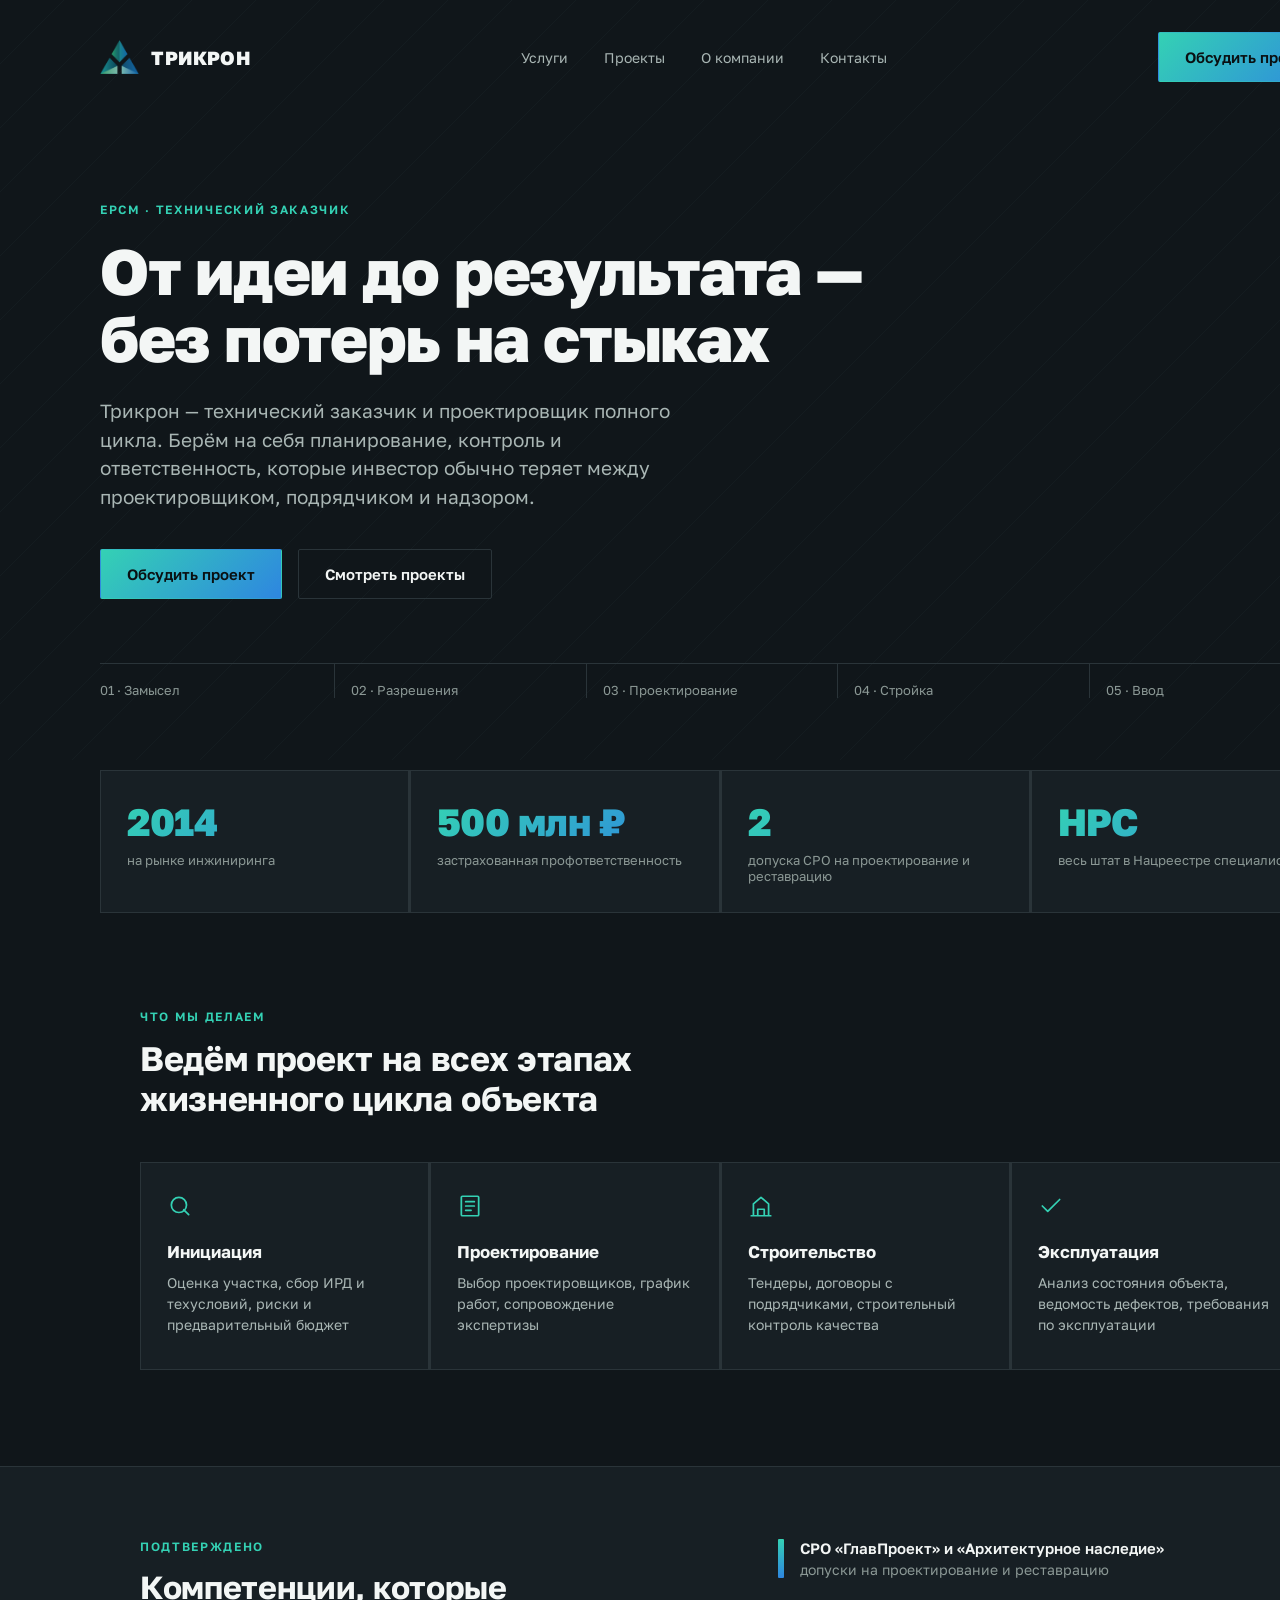
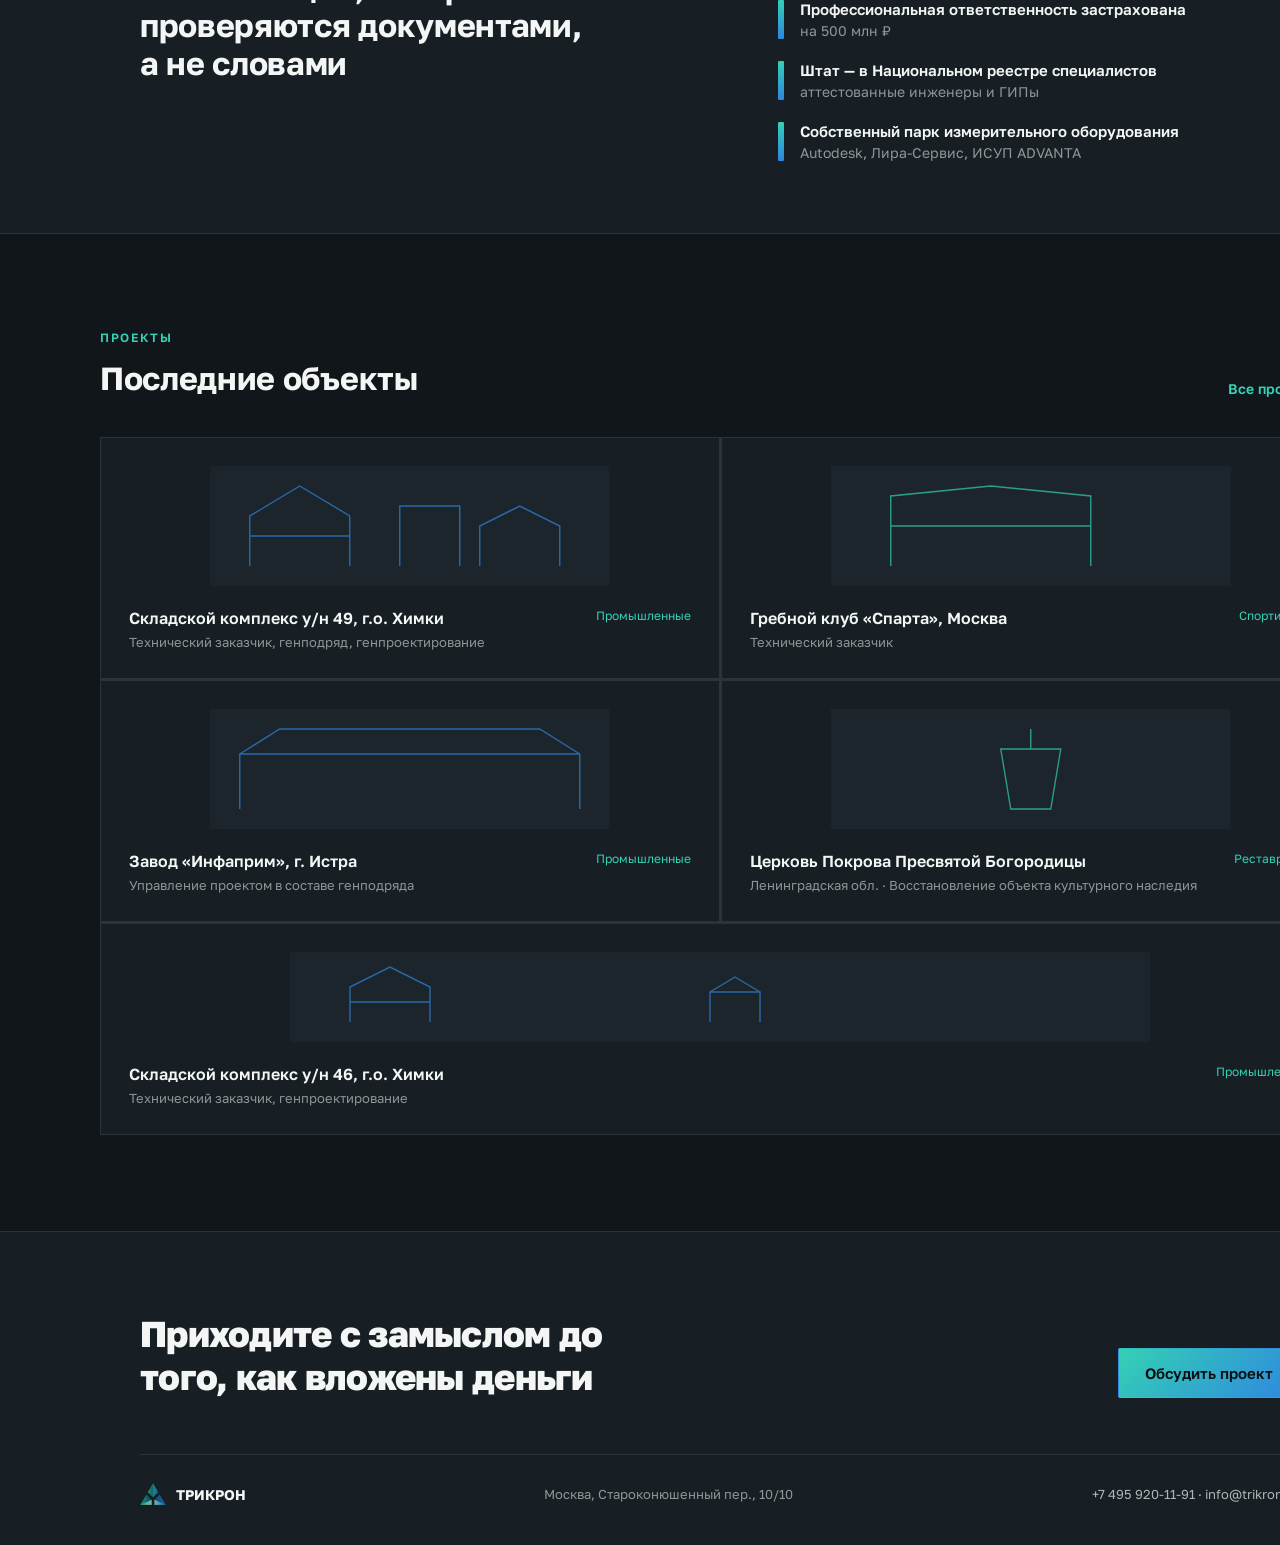
<file: main.html>
<!doctype html>
<html lang="ru">
<head>
<meta charset="utf-8">
<meta name="viewport" content="width=device-width, initial-scale=1">
<title>Трикрон — Главная (рабочий вариант)</title>
<link rel="preconnect" href="https://fonts.googleapis.com">
<link rel="preconnect" href="https://fonts.gstatic.com" crossorigin>
<link href="https://fonts.googleapis.com/css2?family=Golos+Text:wght@400;500;600;700;800&display=swap" rel="stylesheet">
<style>
  :root{
    --bg:#10161A; --bg2:#171F24; --bg3:#1C252B;
    --ink:#F3F6F5; --ink2:#A9B6B4; --ink3:#8B9895;
    --line:#2A3439;
    --t1:#34D1B4; --t2:#2E86E0;
  }
  *{box-sizing:border-box}
  body{margin:0;font-family:"Golos Text",system-ui,sans-serif;background:var(--bg);color:var(--ink)}
  a{color:var(--t1);text-decoration:none}
  a:hover{color:#5CE3CB}
  .wrap{max-width:1240px;margin:0 auto;padding:0 40px}
  .grad{background:linear-gradient(135deg,var(--t1),var(--t2))}
  .gradtext{background:linear-gradient(135deg,var(--t1),var(--t2));-webkit-background-clip:text;background-clip:text;color:transparent}
  .btn{display:inline-flex;align-items:center;gap:10px;padding:15px 26px;border-radius:2px;font-weight:600;font-size:15px;cursor:pointer;border:1px solid transparent}
  .btn-primary{background:linear-gradient(135deg,var(--t1),var(--t2));color:#0A1012}
  .btn-ghost{border-color:var(--line);color:var(--ink)}
  .eyebrow{font-size:12px;letter-spacing:.14em;text-transform:uppercase;color:var(--t1);font-weight:600}
  .cell{background:var(--bg2);border:1px solid var(--line)}
</style>
<style>body{margin:0}</style>
</head>
<body>
<div style="width:1440px;background:var(--bg);position:relative;overflow:hidden">

  <!-- diagonal grid texture -->
  <svg width="1440" height="2900" style="position:absolute;top:0;left:0;opacity:.5" viewBox="0 0 1440 2900">
    <defs>
      <pattern id="grid" width="64" height="64" patternUnits="userSpaceOnUse">
        <path d="M0 64L64 0" stroke="#22303380" stroke-width="1"/>
      </pattern>
    </defs>
    <rect x="0" y="0" width="1440" height="760" fill="url(#grid)"/>
  </svg>

  <!-- HEADER -->
  <div style="position:relative;padding:32px 0" class="wrap">
    <div style="display:flex;align-items:center;justify-content:space-between">
      <div style="display:flex;align-items:center;gap:12px">
        <img src="mark_trikron.png" alt="Трикрон" style="height:34px;width:auto;display:block">
        <span style="font-weight:800;font-size:19px;letter-spacing:.02em">ТРИКРОН</span>
      </div>
      <div style="display:flex;align-items:center;gap:36px">
        <a href="#" style="color:var(--ink2);font-size:14px" onmouseover="this.style.color='#fff'" onmouseout="this.style.color='var(--ink2)'">Услуги</a>
        <a href="#" style="color:var(--ink2);font-size:14px" onmouseover="this.style.color='#fff'" onmouseout="this.style.color='var(--ink2)'">Проекты</a>
        <a href="#" style="color:var(--ink2);font-size:14px" onmouseover="this.style.color='#fff'" onmouseout="this.style.color='var(--ink2)'">О компании</a>
        <a href="#" style="color:var(--ink2);font-size:14px" onmouseover="this.style.color='#fff'" onmouseout="this.style.color='var(--ink2)'">Контакты</a>
      </div>
      <div class="btn btn-primary">Обсудить проект</div>
    </div>
  </div>

  <!-- HERO -->
  <div class="wrap" style="position:relative;padding:88px 0 64px">
    <div class="eyebrow">EPCM · Технический заказчик</div>
    <h1 style="font-size:64px;line-height:1.05;font-weight:800;letter-spacing:-.02em;margin:20px 0 0;max-width:820px">
      От идеи до результата —<br>без потерь на стыках
    </h1>
    <p style="font-size:19px;line-height:1.5;color:var(--ink2);max-width:600px;margin:26px 0 0;font-weight:400">
      Трикрон — технический заказчик и проектировщик полного цикла. Берём на себя планирование, контроль и ответственность, которые инвестор обычно теряет между проектировщиком, подрядчиком и надзором.
    </p>
    <div style="display:flex;gap:16px;margin-top:38px">
      <div class="btn btn-primary">Обсудить проект</div>
      <div class="btn btn-ghost">Смотреть проекты</div>
    </div>

    <div style="display:flex;margin-top:64px;border-top:1px solid var(--line)">
      <div style="flex:1;padding:18px 0 0;font-size:13px;color:var(--ink3)">01 · Замысел</div>
      <div style="flex:1;padding:18px 0 0;font-size:13px;color:var(--ink3);border-left:1px solid var(--line);padding-left:16px">02 · Разрешения</div>
      <div style="flex:1;padding:18px 0 0;font-size:13px;color:var(--ink3);border-left:1px solid var(--line);padding-left:16px">03 · Проектирование</div>
      <div style="flex:1;padding:18px 0 0;font-size:13px;color:var(--ink3);border-left:1px solid var(--line);padding-left:16px">04 · Стройка</div>
      <div style="flex:1;padding:18px 0 0;font-size:13px;color:var(--ink3);border-left:1px solid var(--line);padding-left:16px">05 · Ввод</div>
    </div>
  </div>

  <!-- STATS -->
  <div class="wrap" style="position:relative;padding:8px 0 96px">
    <div style="display:grid;grid-template-columns:repeat(4,1fr);gap:1px;background:var(--line)">
      <div class="cell" style="padding:28px 26px">
        <div class="gradtext" style="font-size:38px;font-weight:800;letter-spacing:-.02em">2014</div>
        <div style="font-size:13px;color:var(--ink3);margin-top:8px">на рынке инжиниринга</div>
      </div>
      <div class="cell" style="padding:28px 26px">
        <div class="gradtext" style="font-size:38px;font-weight:800;letter-spacing:-.02em">500 млн ₽</div>
        <div style="font-size:13px;color:var(--ink3);margin-top:8px">застрахованная профответственность</div>
      </div>
      <div class="cell" style="padding:28px 26px">
        <div class="gradtext" style="font-size:38px;font-weight:800;letter-spacing:-.02em">2</div>
        <div style="font-size:13px;color:var(--ink3);margin-top:8px">допуска СРО на проектирование и реставрацию</div>
      </div>
      <div class="cell" style="padding:28px 26px">
        <div class="gradtext" style="font-size:38px;font-weight:800;letter-spacing:-.02em">НРС</div>
        <div style="font-size:13px;color:var(--ink3);margin-top:8px">весь штат в Нацреестре специалистов</div>
      </div>
    </div>
  </div>

  <!-- STAGES -->
  <div class="wrap" style="position:relative;padding-bottom:96px">
    <div class="eyebrow">Что мы делаем</div>
    <h2 style="font-size:34px;font-weight:700;letter-spacing:-.01em;margin:14px 0 44px;max-width:640px">Ведём проект на всех этапах жизненного цикла объекта</h2>
    <div style="display:grid;grid-template-columns:repeat(4,1fr);gap:1px;background:var(--line)">
      <div class="cell" style="padding:30px 26px 34px">
        <svg width="26" height="26" viewBox="0 0 24 24" fill="none" stroke="#34D1B4" stroke-width="1.6"><circle cx="11" cy="11" r="7"/><path d="M20 20l-4.5-4.5" stroke-linecap="round"/></svg>
        <div style="font-weight:700;font-size:17px;margin-top:18px">Инициация</div>
        <div style="font-size:14px;color:var(--ink2);margin-top:10px;line-height:1.5">Оценка участка, сбор ИРД и техусловий, риски и предварительный бюджет</div>
      </div>
      <div class="cell" style="padding:30px 26px 34px">
        <svg width="26" height="26" viewBox="0 0 24 24" fill="none" stroke="#34D1B4" stroke-width="1.6"><rect x="4" y="3" width="16" height="18" rx="1"/><path d="M8 8h8M8 12h8M8 16h5" stroke-linecap="round"/></svg>
        <div style="font-weight:700;font-size:17px;margin-top:18px">Проектирование</div>
        <div style="font-size:14px;color:var(--ink2);margin-top:10px;line-height:1.5">Выбор проектировщиков, график работ, сопровождение экспертизы</div>
      </div>
      <div class="cell" style="padding:30px 26px 34px">
        <svg width="26" height="26" viewBox="0 0 24 24" fill="none" stroke="#34D1B4" stroke-width="1.6"><path d="M3 21h18M5 21V10l7-6 7 6v11M9 21v-6h6v6" stroke-linecap="round" stroke-linejoin="round"/></svg>
        <div style="font-weight:700;font-size:17px;margin-top:18px">Строительство</div>
        <div style="font-size:14px;color:var(--ink2);margin-top:10px;line-height:1.5">Тендеры, договоры с подрядчиками, строительный контроль качества</div>
      </div>
      <div class="cell" style="padding:30px 26px 34px">
        <svg width="26" height="26" viewBox="0 0 24 24" fill="none" stroke="#34D1B4" stroke-width="1.6"><path d="M4 12l5 5L20 6" stroke-linecap="round" stroke-linejoin="round"/></svg>
        <div style="font-weight:700;font-size:17px;margin-top:18px">Эксплуатация</div>
        <div style="font-size:14px;color:var(--ink2);margin-top:10px;line-height:1.5">Анализ состояния объекта, ведомость дефектов, требования по эксплуатации</div>
      </div>
    </div>
  </div>

  <!-- TRUST -->
  <div style="position:relative;background:var(--bg2);border-top:1px solid var(--line);border-bottom:1px solid var(--line);padding:72px 0">
    <div class="wrap">
      <div style="display:grid;grid-template-columns:1.1fr 1fr;gap:64px;align-items:start">
        <div>
          <div class="eyebrow">Подтверждено</div>
          <h2 style="font-size:32px;font-weight:700;letter-spacing:-.01em;margin:14px 0 0;max-width:460px">Компетенции, которые проверяются документами, а не словами</h2>
        </div>
        <div style="display:flex;flex-direction:column;gap:22px">
          <div style="display:flex;gap:16px">
            <div style="width:6px;background:linear-gradient(180deg,var(--t1),var(--t2));border-radius:1px;flex:none"></div>
            <div><div style="font-weight:600;font-size:15px">СРО «ГлавПроект» и «Архитектурное наследие»</div><div style="font-size:14px;color:var(--ink3);margin-top:4px">допуски на проектирование и реставрацию</div></div>
          </div>
          <div style="display:flex;gap:16px">
            <div style="width:6px;background:linear-gradient(180deg,var(--t1),var(--t2));border-radius:1px;flex:none"></div>
            <div><div style="font-weight:600;font-size:15px">Профессиональная ответственность застрахована</div><div style="font-size:14px;color:var(--ink3);margin-top:4px">на 500 млн ₽</div></div>
          </div>
          <div style="display:flex;gap:16px">
            <div style="width:6px;background:linear-gradient(180deg,var(--t1),var(--t2));border-radius:1px;flex:none"></div>
            <div><div style="font-weight:600;font-size:15px">Штат — в Национальном реестре специалистов</div><div style="font-size:14px;color:var(--ink3);margin-top:4px">аттестованные инженеры и ГИПы</div></div>
          </div>
          <div style="display:flex;gap:16px">
            <div style="width:6px;background:linear-gradient(180deg,var(--t1),var(--t2));border-radius:1px;flex:none"></div>
            <div><div style="font-weight:600;font-size:15px">Собственный парк измерительного оборудования</div><div style="font-size:14px;color:var(--ink3);margin-top:4px">Autodesk, Лира-Сервис, ИСУП ADVANTA</div></div>
          </div>
        </div>
      </div>
    </div>
  </div>

  <!-- PROJECTS -->
  <div class="wrap" style="position:relative;padding:96px 0">
    <div style="display:flex;justify-content:space-between;align-items:end;margin-bottom:40px">
      <div>
        <div class="eyebrow">Проекты</div>
        <h2 style="font-size:32px;font-weight:700;letter-spacing:-.01em;margin:14px 0 0">Последние объекты</h2>
      </div>
      <a href="#" style="font-size:14px;font-weight:600;display:flex;align-items:center;gap:8px">Все проекты
        <svg width="16" height="16" viewBox="0 0 24 24" fill="none" stroke="currentColor" stroke-width="2"><path d="M5 12h14M13 6l6 6-6 6" stroke-linecap="round" stroke-linejoin="round"/></svg>
      </a>
    </div>
    <div style="display:grid;grid-template-columns:repeat(2,1fr);gap:1px;background:var(--line)">
      <div class="cell" style="padding:28px">
        <svg width="100%" height="120" viewBox="0 0 400 120"><rect width="400" height="120" fill="#1C252B"/><path d="M40 100V50l50-30 50 30v50M40 70h100M190 100V40h60v60M270 100V60l40-20 40 20v40" stroke="#2E86E0" stroke-width="1.4" fill="none" opacity=".7"/></svg>
        <div style="display:flex;justify-content:space-between;margin-top:18px">
          <div style="font-weight:600;font-size:16px">Складской комплекс у/н 49, г.о. Химки</div>
          <div style="font-size:12px;color:var(--t1)">Промышленные</div>
        </div>
        <div style="font-size:13px;color:var(--ink3);margin-top:6px">Технический заказчик, генподряд, генпроектирование</div>
      </div>
      <div class="cell" style="padding:28px">
        <svg width="100%" height="120" viewBox="0 0 400 120"><rect width="400" height="120" fill="#1C252B"/><path d="M60 100V30l100-10 100 10v70M60 60h200" stroke="#34D1B4" stroke-width="1.4" fill="none" opacity=".7"/></svg>
        <div style="display:flex;justify-content:space-between;margin-top:18px">
          <div style="font-weight:600;font-size:16px">Гребной клуб «Спарта», Москва</div>
          <div style="font-size:12px;color:var(--t1)">Спортивные</div>
        </div>
        <div style="font-size:13px;color:var(--ink3);margin-top:6px">Технический заказчик</div>
      </div>
      <div class="cell" style="padding:28px">
        <svg width="100%" height="120" viewBox="0 0 400 120"><rect width="400" height="120" fill="#1C252B"/><path d="M30 100V45h340v55M30 45l40-25h260l40 25" stroke="#2E86E0" stroke-width="1.4" fill="none" opacity=".7"/></svg>
        <div style="display:flex;justify-content:space-between;margin-top:18px">
          <div style="font-weight:600;font-size:16px">Завод «Инфаприм», г. Истра</div>
          <div style="font-size:12px;color:var(--t1)">Промышленные</div>
        </div>
        <div style="font-size:13px;color:var(--ink3);margin-top:6px">Управление проектом в составе генподряда</div>
      </div>
      <div class="cell" style="padding:28px">
        <svg width="100%" height="120" viewBox="0 0 400 120"><rect width="400" height="120" fill="#1C252B"/><path d="M200 20v20M170 40h60l-10 60h-40z" stroke="#34D1B4" stroke-width="1.4" fill="none" opacity=".7"/></svg>
        <div style="display:flex;justify-content:space-between;margin-top:18px">
          <div style="font-weight:600;font-size:16px">Церковь Покрова Пресвятой Богородицы</div>
          <div style="font-size:12px;color:var(--t1)">Реставрация</div>
        </div>
        <div style="font-size:13px;color:var(--ink3);margin-top:6px">Ленинградская обл. · Восстановление объекта культурного наследия</div>
      </div>
      <div class="cell" style="padding:28px;grid-column:1 / -1">
        <svg width="100%" height="90" viewBox="0 0 860 90"><rect width="860" height="90" fill="#1C252B"/><path d="M60 70V35l40-20 40 20v35M60 50h80M420 70V40h50v30M420 40l25-15 25 15" stroke="#2E86E0" stroke-width="1.4" fill="none" opacity=".7"/></svg>
        <div style="display:flex;justify-content:space-between;margin-top:18px">
          <div style="font-weight:600;font-size:16px">Складской комплекс у/н 46, г.о. Химки</div>
          <div style="font-size:12px;color:var(--t1)">Промышленные</div>
        </div>
        <div style="font-size:13px;color:var(--ink3);margin-top:6px">Технический заказчик, генпроектирование</div>
      </div>
    </div>
  </div>

  <!-- CTA / FOOTER -->
  <div style="position:relative;background:var(--bg2);border-top:1px solid var(--line);padding:80px 0 40px">
    <div class="wrap">
      <div style="display:flex;justify-content:space-between;align-items:end;flex-wrap:wrap;gap:32px;padding-bottom:56px;border-bottom:1px solid var(--line)">
        <h2 style="font-size:36px;font-weight:800;letter-spacing:-.02em;max-width:520px;margin:0">Приходите с замыслом до того, как вложены деньги</h2>
        <div class="btn btn-primary">Обсудить проект</div>
      </div>
      <div style="display:flex;justify-content:space-between;align-items:center;padding-top:28px;flex-wrap:wrap;gap:16px">
        <div style="display:flex;align-items:center;gap:10px">
          <img src="mark_trikron.png" alt="Трикрон" style="height:22px;width:auto;display:block">
          <span style="font-weight:700;font-size:14px">ТРИКРОН</span>
        </div>
        <div style="font-size:13px;color:var(--ink3)">Москва, Староконюшенный пер., 10/10</div>
        <div style="font-size:13px;color:var(--ink2)">+7 495 920-11-91 · info@trikron.ru</div>
      </div>
    </div>
  </div>

</div>
</body>
</html>
</file>
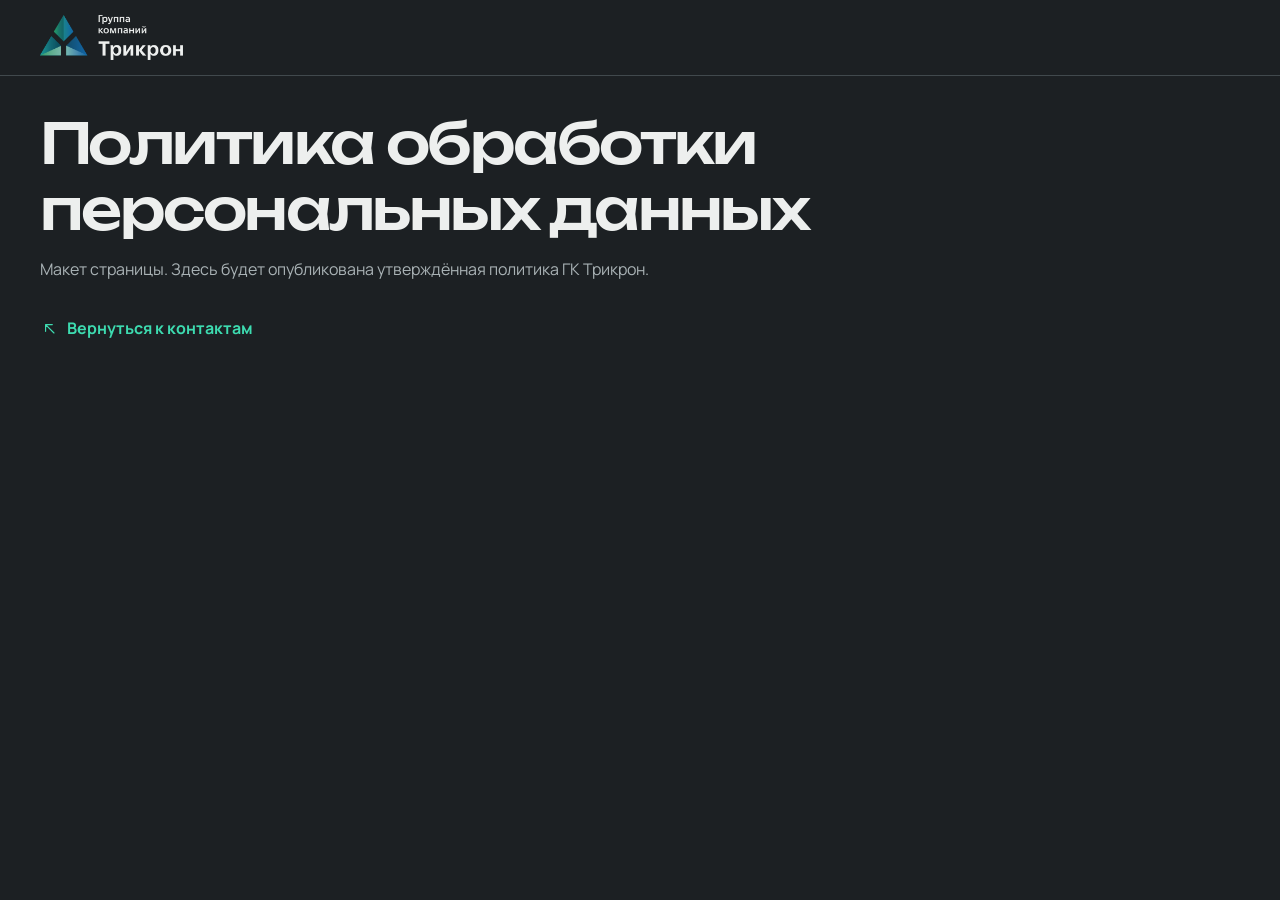
<file: prototype/privacy.html>
<!doctype html>
<html lang="ru">
<head>
  <meta charset="utf-8">
  <meta name="viewport" content="width=device-width, initial-scale=1">
  <meta name="robots" content="noindex">
  <title>Политика обработки персональных данных | ГК Трикрон</title>
  <link rel="stylesheet" href="projects/projects.css">
</head>
<body>
  <header class="site-header">
    <div class="wrap">
      <a href="index.html" aria-label="ГК Трикрон, главная"><img src="assets/logo.webp" alt=""></a>
    </div>
  </header>
  <main class="wrap">
    <h1>Политика обработки персональных данных</h1>
    <p class="intro">Макет страницы. Здесь будет опубликована утверждённая политика ГК Трикрон.</p>
    <a class="back" href="index.html#contact"><span class="arrow arrow-back" aria-hidden="true"></span> Вернуться к контактам</a>
  </main>
</body>
</html>
</file>
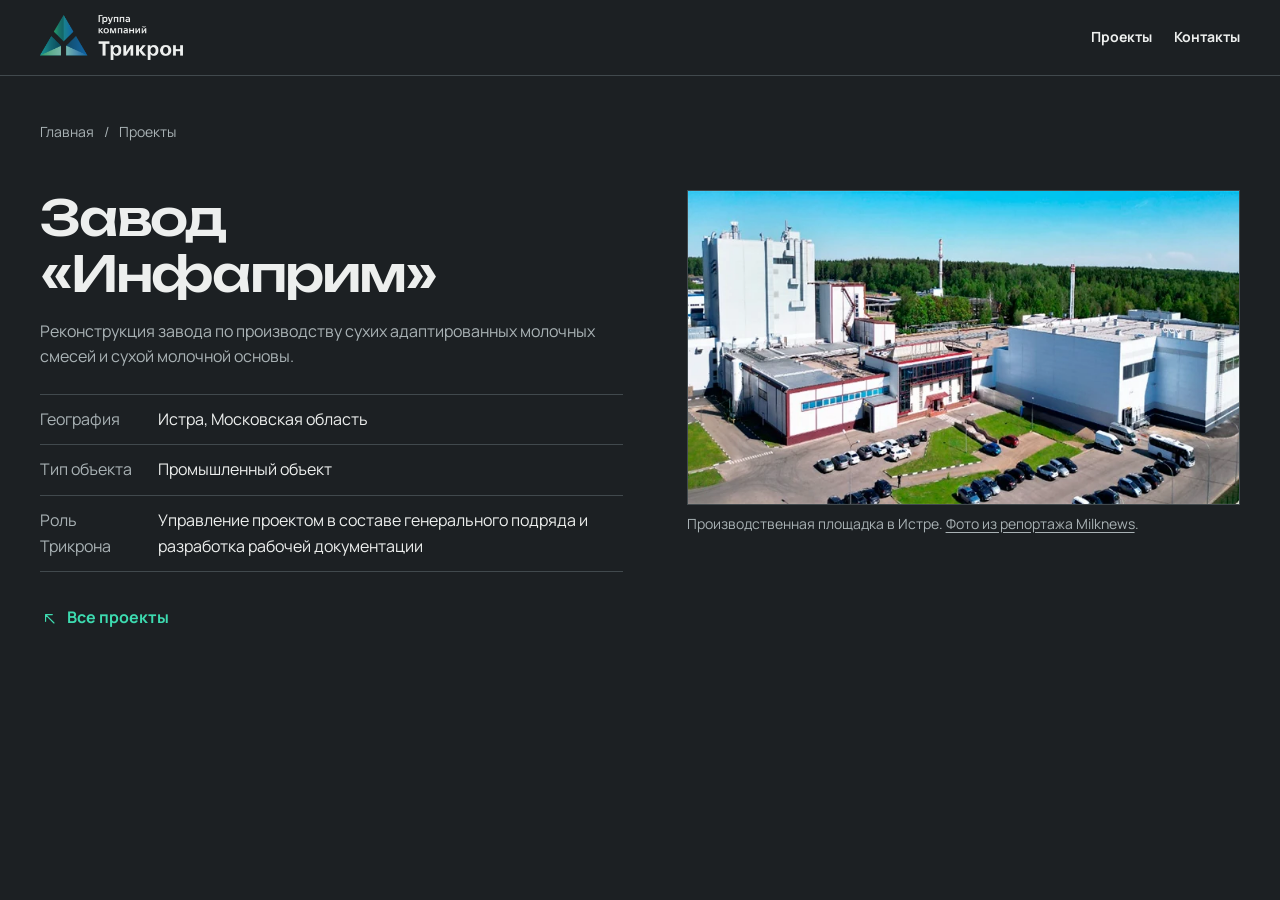
<file: prototype/projects/infaprim.html>
<!doctype html>
<html lang="ru">
<head>
  <meta charset="utf-8">
  <meta name="robots" content="noindex, nofollow">
  <meta name="viewport" content="width=device-width, initial-scale=1">
  <title>Завод «Инфаприм» | ГК Трикрон</title>
  <link rel="stylesheet" href="projects.css">
</head>
<body>
  <header class="site-header">
    <div class="wrap">
      <a href="../index.html" aria-label="ГК Трикрон, главная"><img src="../assets/logo.webp" alt=""></a>
      <nav aria-label="Разделы сайта">
        <a href="index.html">Проекты</a>
        <a href="../index.html#contact">Контакты</a>
      </nav>
    </div>
  </header>
  <main class="wrap">
    <nav class="breadcrumb" aria-label="Путь к странице">
      <a href="../index.html">Главная</a><span aria-hidden="true">/</span><a href="index.html">Проекты</a>
    </nav>
    <article class="project">
      <div>
        <h1>Завод «Инфаприм»</h1>
        <p class="intro">Реконструкция завода по производству сухих адаптированных молочных смесей и сухой молочной основы.</p>
        <dl class="project-data">
          <div><dt>География</dt><dd>Истра, Московская область</dd></div>
          <div><dt>Тип объекта</dt><dd>Промышленный объект</dd></div>
          <div><dt>Роль Трикрона</dt><dd>Управление проектом в составе генерального подряда и разработка рабочей документации</dd></div>
        </dl>
      </div>
      <figure class="case-photo">
        <img src="../assets/case-infaprim.webp" width="695" height="394" alt="Вид сверху на производственные корпуса завода «Инфаприм» в Истре">
        <figcaption>Производственная площадка в Истре. <a href="https://milknews.ru/longridy/Infaprim-posle-modernizacii.html">Фото из репортажа Milknews</a>.</figcaption>
      </figure>
    </article>
    <a class="back" href="index.html"><span class="arrow arrow-back" aria-hidden="true"></span> Все проекты</a>
  </main>
</body>
</html>
</file>
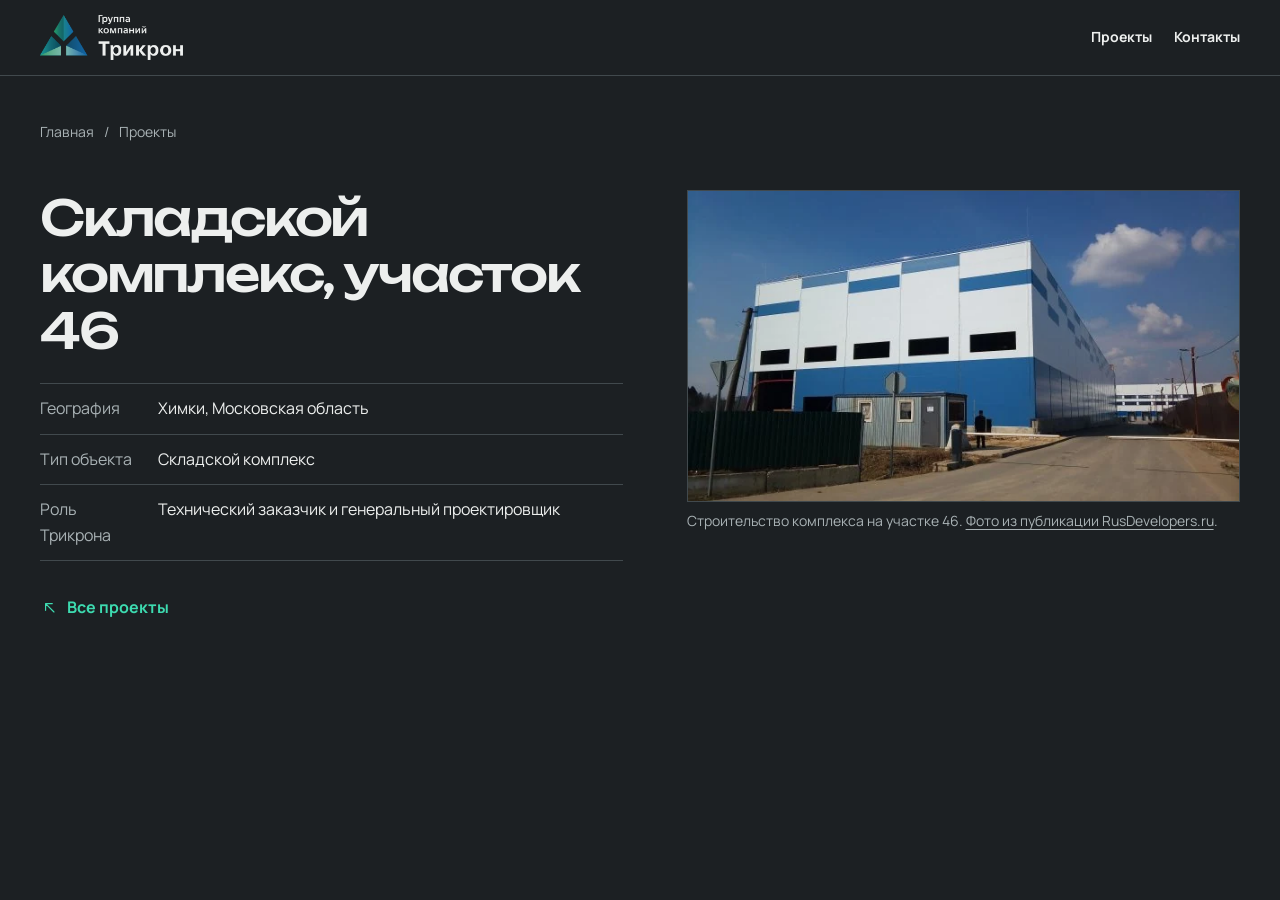
<file: prototype/projects/khimki-46.html>
<!doctype html>
<html lang="ru">
<head>
  <meta charset="utf-8">
  <meta name="robots" content="noindex, nofollow">
  <meta name="viewport" content="width=device-width, initial-scale=1">
  <title>Складской комплекс, участок 46 | ГК Трикрон</title>
  <link rel="stylesheet" href="projects.css">
</head>
<body>
  <header class="site-header">
    <div class="wrap">
      <a href="../index.html" aria-label="ГК Трикрон, главная"><img src="../assets/logo.webp" alt=""></a>
      <nav aria-label="Разделы сайта">
        <a href="index.html">Проекты</a>
        <a href="../index.html#contact">Контакты</a>
      </nav>
    </div>
  </header>
  <main class="wrap">
    <nav class="breadcrumb" aria-label="Путь к странице">
      <a href="../index.html">Главная</a><span aria-hidden="true">/</span><a href="index.html">Проекты</a>
    </nav>
    <article class="project">
      <div>
        <h1>Складской комплекс, участок 46</h1>
        <dl class="project-data">
          <div><dt>География</dt><dd>Химки, Московская область</dd></div>
          <div><dt>Тип объекта</dt><dd>Складской комплекс</dd></div>
          <div><dt>Роль Трикрона</dt><dd>Технический заказчик и генеральный проектировщик</dd></div>
        </dl>
      </div>
      <figure class="case-photo">
        <img src="../assets/case-khimki-46.webp" width="613" height="345" alt="Складской комплекс на участке 46 в Химках на этапе строительства">
        <figcaption>Строительство комплекса на участке 46. <a href="https://rusdevelopers.ru/lenta_novostej/stroyashiisya-ofisno-skladskoi-kompleks-mir-lechebnoi-kosmetiki">Фото из публикации RusDevelopers.ru</a>.</figcaption>
      </figure>
    </article>
    <a class="back" href="index.html"><span class="arrow arrow-back" aria-hidden="true"></span> Все проекты</a>
  </main>
</body>
</html>
</file>
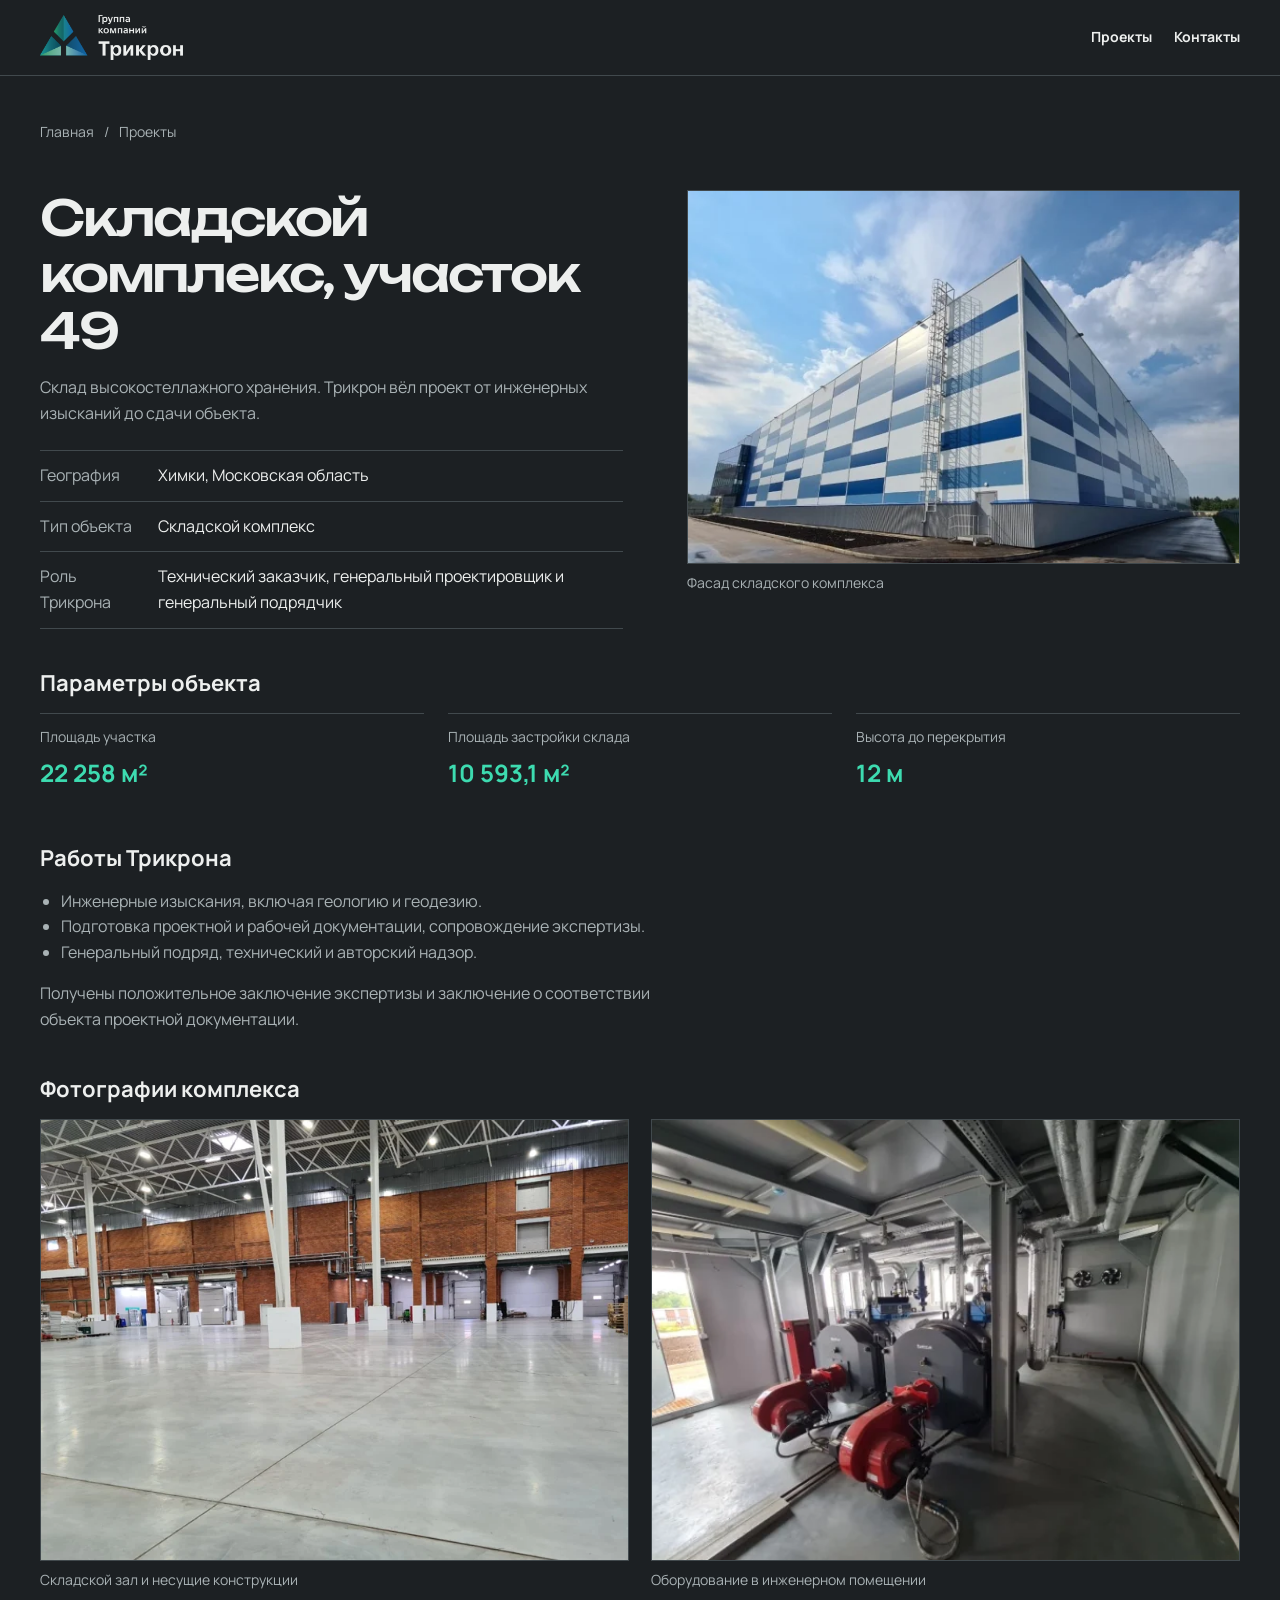
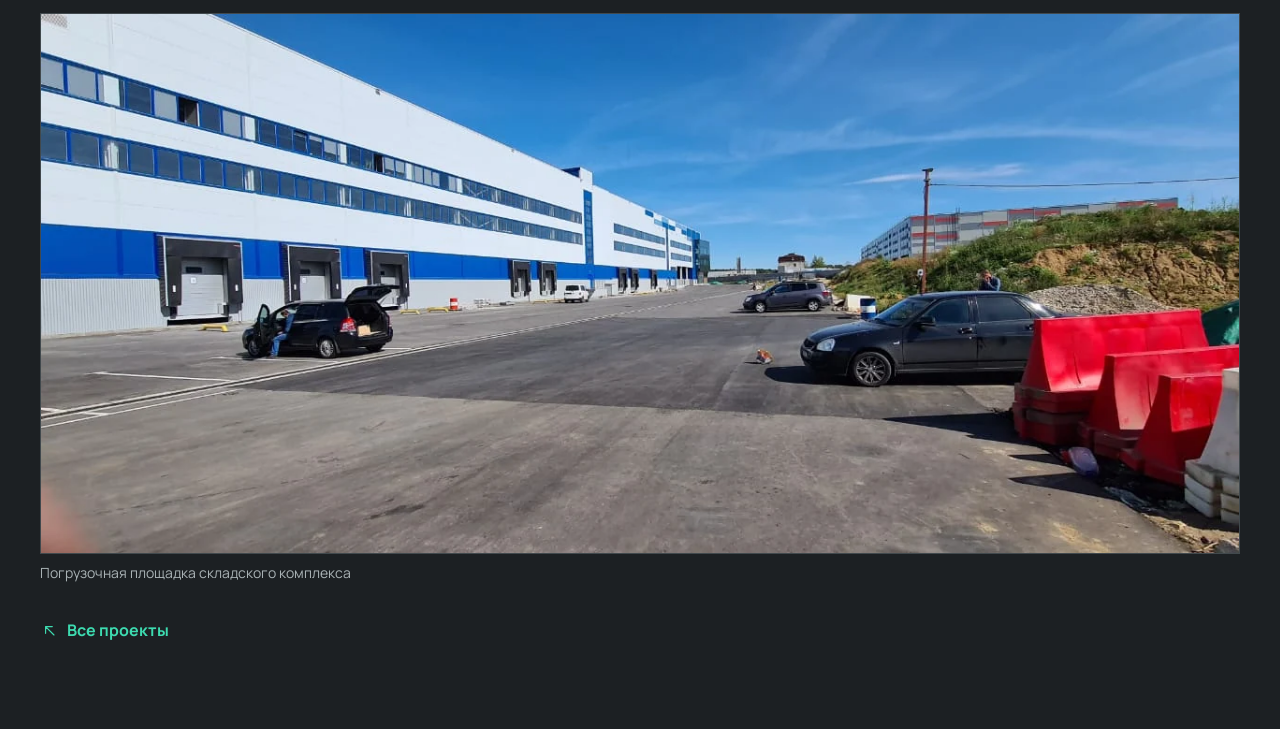
<file: prototype/projects/khimki-49.html>
<!doctype html>
<html lang="ru">
<head>
  <meta charset="utf-8">
  <meta name="robots" content="noindex, nofollow">
  <meta name="viewport" content="width=device-width, initial-scale=1">
  <title>Складской комплекс, участок 49 | ГК Трикрон</title>
  <link rel="stylesheet" href="projects.css">
</head>
<body>
  <header class="site-header">
    <div class="wrap">
      <a href="../index.html" aria-label="ГК Трикрон, главная"><img src="../assets/logo.webp" alt=""></a>
      <nav aria-label="Разделы сайта">
        <a href="index.html">Проекты</a>
        <a href="../index.html#contact">Контакты</a>
      </nav>
    </div>
  </header>
  <main class="wrap">
    <nav class="breadcrumb" aria-label="Путь к странице">
      <a href="../index.html">Главная</a><span aria-hidden="true">/</span><a href="index.html">Проекты</a>
    </nav>
    <article class="project">
      <div>
        <h1>Складской комплекс, участок 49</h1>
        <p class="intro">Склад высокостеллажного хранения. Трикрон вёл проект от инженерных изысканий до сдачи объекта.</p>
        <dl class="project-data">
          <div><dt>География</dt><dd>Химки, Московская область</dd></div>
          <div><dt>Тип объекта</dt><dd>Складской комплекс</dd></div>
          <div><dt>Роль Трикрона</dt><dd>Технический заказчик, генеральный проектировщик и генеральный подрядчик</dd></div>
        </dl>
      </div>
      <figure class="case-photo">
        <img src="../assets/warehouse.webp" width="590" height="398" alt="Фасад склада высокостеллажного хранения в Химках">
        <figcaption>Фасад складского комплекса</figcaption>
      </figure>
    </article>
    <section class="case-parameters" aria-labelledby="parameters-title">
      <h2 id="parameters-title">Параметры объекта</h2>
      <dl class="case-metrics">
        <div><dt>Площадь участка</dt><dd>22 258 м²</dd></div>
        <div><dt>Площадь застройки склада</dt><dd>10 593,1 м²</dd></div>
        <div><dt>Высота до перекрытия</dt><dd>12 м</dd></div>
      </dl>
    </section>
    <section class="scope" aria-labelledby="scope-title">
      <h2 id="scope-title">Работы Трикрона</h2>
      <ul>
        <li>Инженерные изыскания, включая геологию и геодезию.</li>
        <li>Подготовка проектной и рабочей документации, сопровождение экспертизы.</li>
        <li>Генеральный подряд, технический и авторский надзор.</li>
      </ul>
      <p>Получены положительное заключение экспертизы и заключение о соответствии объекта проектной документации.</p>
    </section>
    <section class="case-gallery" aria-labelledby="gallery-title">
      <h2 id="gallery-title">Фотографии комплекса</h2>
      <div class="case-gallery-grid">
        <figure class="case-photo">
          <img src="../assets/interior.webp" width="750" height="563" loading="lazy" alt="Складской зал с колоннами и стальными фермами">
          <figcaption>Складской зал и несущие конструкции</figcaption>
        </figure>
        <figure class="case-photo">
          <img src="../assets/plant-room.webp" width="557" height="417" loading="lazy" alt="Котельное оборудование и трубопроводы в инженерном помещении">
          <figcaption>Оборудование в инженерном помещении</figcaption>
        </figure>
        <figure class="case-photo case-photo-wide">
          <img src="../assets/khimki-49-loading.webp" width="1280" height="576" loading="lazy" alt="Площадка вдоль фасада склада с погрузочными воротами">
          <figcaption>Погрузочная площадка складского комплекса</figcaption>
        </figure>
      </div>
    </section>
    <a class="back" href="index.html"><span class="arrow arrow-back" aria-hidden="true"></span> Все проекты</a>
  </main>
</body>
</html>
</file>
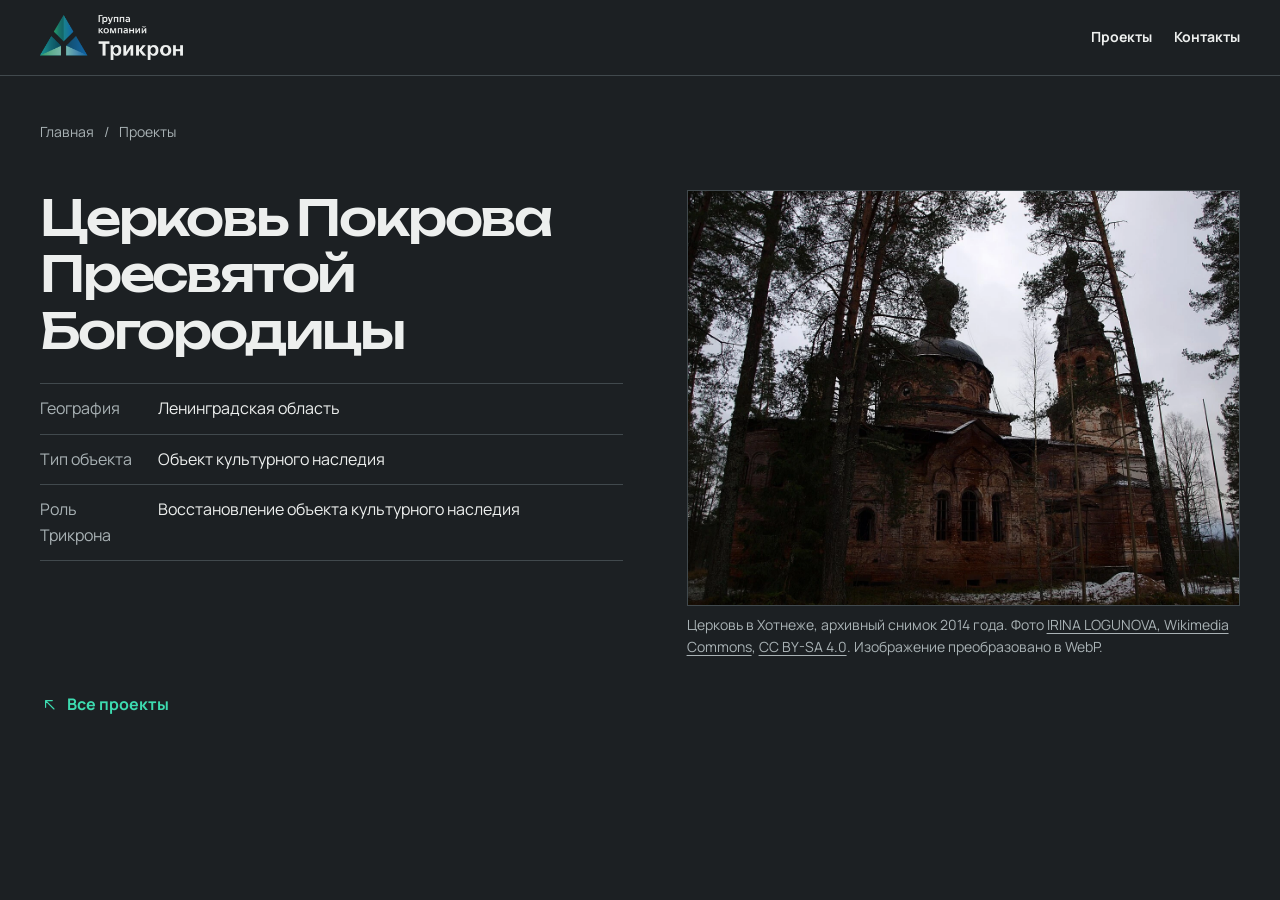
<file: prototype/projects/pokrov.html>
<!doctype html>
<html lang="ru">
<head>
  <meta charset="utf-8">
  <meta name="robots" content="noindex, nofollow">
  <meta name="viewport" content="width=device-width, initial-scale=1">
  <title>Церковь Покрова Пресвятой Богородицы | ГК Трикрон</title>
  <link rel="stylesheet" href="projects.css">
</head>
<body>
  <header class="site-header">
    <div class="wrap">
      <a href="../index.html" aria-label="ГК Трикрон, главная"><img src="../assets/logo.webp" alt=""></a>
      <nav aria-label="Разделы сайта">
        <a href="index.html">Проекты</a>
        <a href="../index.html#contact">Контакты</a>
      </nav>
    </div>
  </header>
  <main class="wrap">
    <nav class="breadcrumb" aria-label="Путь к странице">
      <a href="../index.html">Главная</a><span aria-hidden="true">/</span><a href="index.html">Проекты</a>
    </nav>
    <article class="project">
      <div>
        <h1>Церковь Покрова Пресвятой Богородицы</h1>
        <dl class="project-data">
          <div><dt>География</dt><dd>Ленинградская область</dd></div>
          <div><dt>Тип объекта</dt><dd>Объект культурного наследия</dd></div>
          <div><dt>Роль Трикрона</dt><dd>Восстановление объекта культурного наследия</dd></div>
        </dl>
      </div>
      <figure class="case-photo">
        <img src="../assets/case-pokrov.webp" width="1280" height="960" alt="Кирпичная церковь Покрова Пресвятой Богородицы в Хотнеже">
        <figcaption>Церковь в Хотнеже, архивный снимок 2014 года. Фото <a href="https://commons.wikimedia.org/?curid=43716883">IRINA LOGUNOVA, Wikimedia Commons</a>, <a href="https://creativecommons.org/licenses/by-sa/4.0/">CC BY-SA 4.0</a>. Изображение преобразовано в WebP.</figcaption>
      </figure>
    </article>
    <a class="back" href="index.html"><span class="arrow arrow-back" aria-hidden="true"></span> Все проекты</a>
  </main>
</body>
</html>
</file>
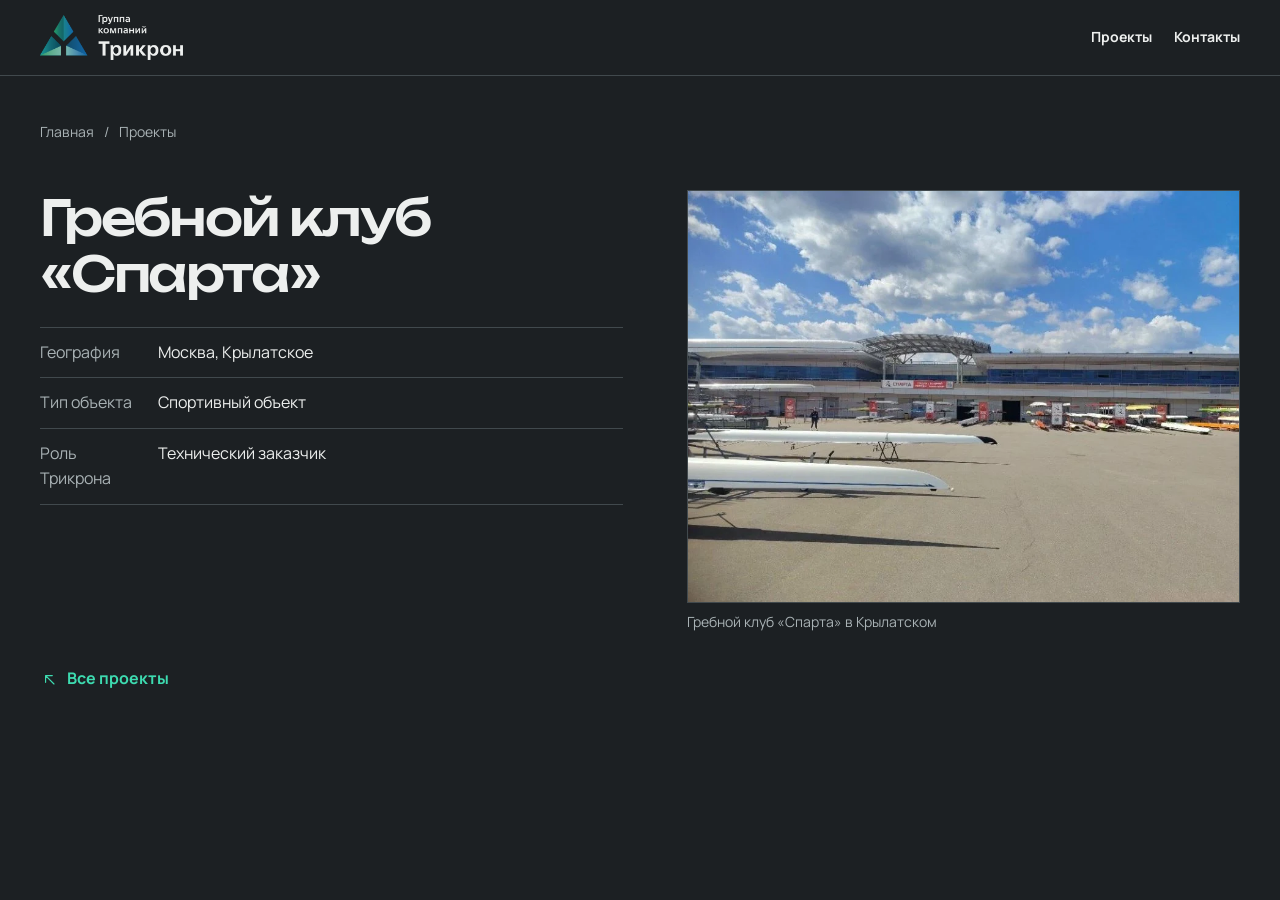
<file: prototype/projects/sparta.html>
<!doctype html>
<html lang="ru">
<head>
  <meta charset="utf-8">
  <meta name="robots" content="noindex, nofollow">
  <meta name="viewport" content="width=device-width, initial-scale=1">
  <title>Гребной клуб «Спарта» | ГК Трикрон</title>
  <link rel="stylesheet" href="projects.css">
</head>
<body>
  <header class="site-header">
    <div class="wrap">
      <a href="../index.html" aria-label="ГК Трикрон, главная"><img src="../assets/logo.webp" alt=""></a>
      <nav aria-label="Разделы сайта">
        <a href="index.html">Проекты</a>
        <a href="../index.html#contact">Контакты</a>
      </nav>
    </div>
  </header>
  <main class="wrap">
    <nav class="breadcrumb" aria-label="Путь к странице">
      <a href="../index.html">Главная</a><span aria-hidden="true">/</span><a href="index.html">Проекты</a>
    </nav>
    <article class="project">
      <div>
        <h1>Гребной клуб «Спарта»</h1>
        <dl class="project-data">
          <div><dt>География</dt><dd>Москва, Крылатское</dd></div>
          <div><dt>Тип объекта</dt><dd>Спортивный объект</dd></div>
          <div><dt>Роль Трикрона</dt><dd>Технический заказчик</dd></div>
        </dl>
      </div>
      <figure class="case-photo">
        <img src="../assets/case-sparta.webp" width="901" height="671" alt="Фасад гребного клуба «Спарта» и лодки на площадке перед зданием">
        <figcaption>Гребной клуб «Спарта» в Крылатском</figcaption>
      </figure>
    </article>
    <a class="back" href="index.html"><span class="arrow arrow-back" aria-hidden="true"></span> Все проекты</a>
  </main>
</body>
</html>
</file>
<file: prototype/assets/arrows.css>
.arrow {
  display: inline-block;
  flex: none;
  width: 19px;
  height: 19px;
  background-color: currentColor;
  mask: url("data:image/svg+xml,%3Csvg xmlns='http://www.w3.org/2000/svg' viewBox='0 0 24 24'%3E%3Cpath d='M4 12h15m-6-6 6 6-6 6' fill='none' stroke='black' stroke-width='1.5' stroke-linecap='round' stroke-linejoin='round'/%3E%3C/svg%3E") center / contain no-repeat;
  transform: rotate(-45deg);
  transition: transform .2s ease;
}

.arrow-back {
  transform: rotate(225deg);
}

:is(a, button):is(:hover, :focus-visible) .arrow {
  transform: rotate(0deg);
}

:is(a, button):is(:hover, :focus-visible) .arrow-back {
  transform: rotate(180deg);
}

@media (prefers-reduced-motion: reduce) {
  .arrow { transition: none; }
}
</file>
<file: prototype/assets/epc.css>
:root {
  --epc-e: #4fd1a5;
  --epc-p: #4cc3d0;
  --epc-c: #6fa8e8;
}
</file>
<file: prototype/projects/projects.css>
@import url("../assets/arrows.css");

@font-face{font-family:Manrope;src:url("../assets/Manrope-Regular.woff2") format("woff2");font-display:swap}
@font-face{font-family:Manrope;src:url("../assets/Manrope-Bold.woff2") format("woff2");font-display:swap;font-weight:700}
@font-face{font-family:Unbounded;src:url("../assets/Unbounded-Medium.woff2") format("woff2");font-display:swap;font-weight:500}

:root{color-scheme:dark;--bg:#1c2023;--ink:#edefee;--muted:#a9b2b5;--line:#41494d;--mint:#3ddbb0}
*{box-sizing:border-box}
body{margin:0;background:var(--bg);color:var(--ink);font:16px/1.6 Manrope,sans-serif}
a{color:inherit;text-decoration:none}
a:hover{color:var(--mint)}
:focus-visible{outline:2px solid var(--mint);outline-offset:4px}
.wrap{width:min(calc(100% - 72px),1200px);margin-inline:auto}
.site-header{border-bottom:1px solid var(--line)}
.site-header .wrap,.site-header nav{display:flex;align-items:center;gap:22px}
.site-header .wrap{justify-content:space-between;min-height:75px}
.site-header img{display:block;width:143px;height:auto}
.site-header a{display:inline-flex;align-items:center;min-height:44px;font-weight:700;font-size:14px}
.site-header a[aria-current]{color:var(--mint)}
main{padding-block:34px 76px}
.breadcrumb{display:flex;flex-wrap:wrap;gap:4px 10px;align-items:center;color:var(--muted);font-size:14px;margin-bottom:36px}
.breadcrumb a{display:inline-flex;align-items:center;min-height:44px}
h1,h2,p,figure{margin:0}
h1{font:500 clamp(28px,5vw,57px)/1.15 Unbounded,sans-serif;letter-spacing:-.045em;max-width:25ch;overflow-wrap:anywhere}
h2{font-size:22px;line-height:1.3}
.intro{margin-top:16px;color:var(--muted);max-width:65ch}
.catalog{list-style:none;padding:0;margin:32px 0 0;border-top:1px solid var(--line)}
.catalog li{border-bottom:1px solid var(--line)}
.catalog a{display:grid;grid-template-columns:minmax(0,1.4fr) minmax(0,1fr) minmax(0,.85fr) auto;align-items:baseline;gap:16px;padding:18px 0}
.catalog strong{font-size:18px}
.catalog .location,.catalog .role{color:var(--muted);font-size:14px}
.catalog .arrow{color:var(--mint);align-self:center}
.project{display:grid;grid-template-columns:minmax(0,1fr) minmax(0,.95fr);gap:clamp(25px,5vw,65px);align-items:start}
.project h1{font-size:clamp(28px,4vw,49px)}
.project img{display:block;width:100%;height:auto;border:1px solid var(--line)}
.project-data{margin:24px 0 0;border-top:1px solid var(--line)}
.project-data div{display:grid;grid-template-columns:108px minmax(0,1fr);gap:10px;padding:12px 0;border-bottom:1px solid var(--line)}
.project-data dt{color:var(--muted)}
.project-data dd{margin:0}
.scope{margin-top:40px;max-width:67ch}
.scope ul{padding-left:21px;color:var(--muted)}
.scope p{color:var(--muted)}
.case-parameters{margin-top:40px}
.case-metrics{display:grid;grid-template-columns:repeat(auto-fit,minmax(min(100%,190px),1fr));gap:0 24px;margin:16px 0 0}
.case-metrics div{padding:12px 0;border-top:1px solid var(--line)}
.case-metrics dt{color:var(--muted);font-size:14px}
.case-metrics dd{margin:5px 0 0;color:var(--mint);font-size:24px;font-weight:700}
.case-photo figcaption{margin-top:8px;color:var(--muted);font-size:14px}
.case-photo figcaption a{text-decoration:underline;text-underline-offset:3px}
.case-gallery{margin-top:42px}
.case-gallery-grid{display:grid;grid-template-columns:repeat(2,minmax(0,1fr));gap:22px;margin-top:16px}
.case-gallery img{display:block;width:100%;height:auto;aspect-ratio:4/3;object-fit:cover;border:1px solid var(--line)}
.case-photo-wide{grid-column:1/-1}
.case-photo-wide img{aspect-ratio:auto}
.back{display:inline-flex;align-items:center;gap:8px;min-height:44px;margin-top:24px;color:var(--mint);font-weight:700}
@media(max-width:660px){
  .wrap{width:calc(100% - 36px)}
  .site-header .wrap,.site-header nav{gap:12px}
  .site-header img{width:118px}
  main{padding-block:20px 54px}
  .breadcrumb{margin-bottom:21px}
  .catalog a{grid-template-columns:1fr auto;gap:3px 12px}
  .catalog :is(.role,.location){grid-column:1}
  .catalog .arrow{grid-column:2;grid-row:1/4}
  .project{grid-template-columns:1fr}
  .case-gallery-grid{grid-template-columns:1fr}
}
</file>
